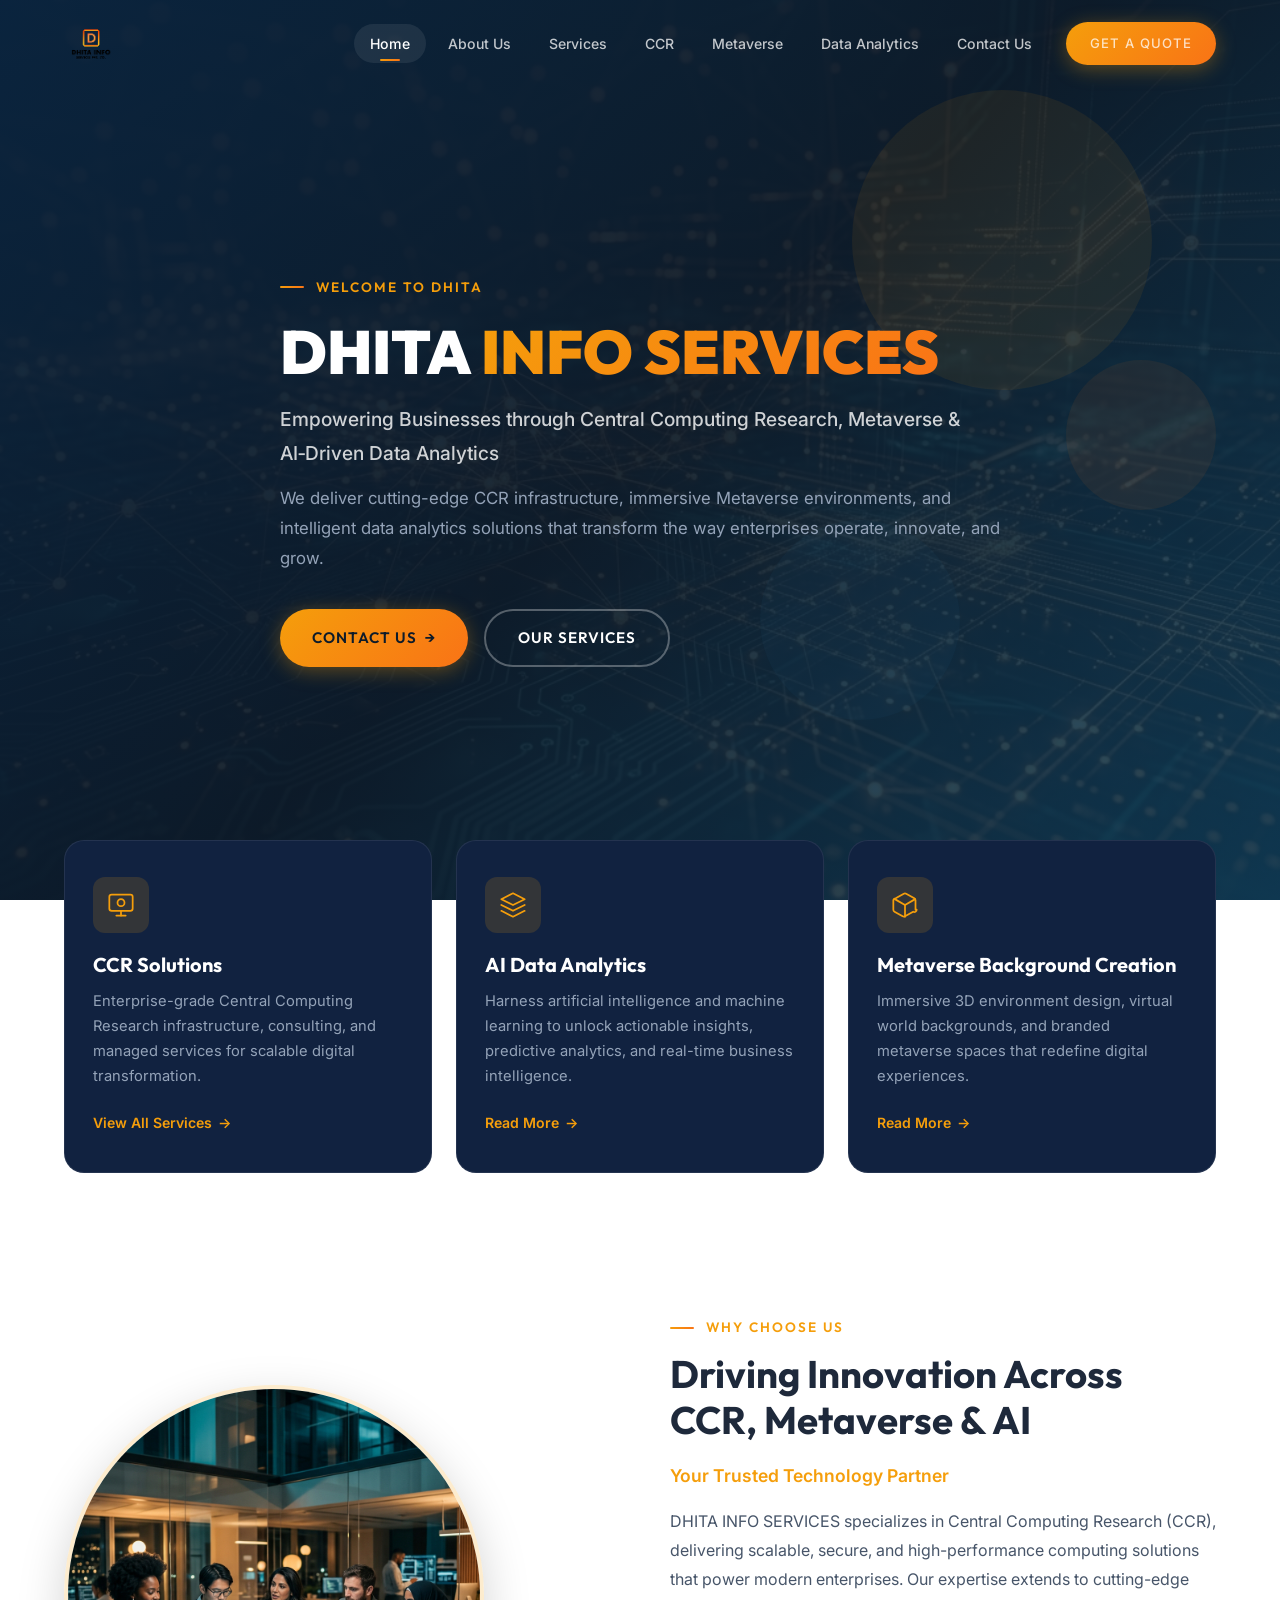
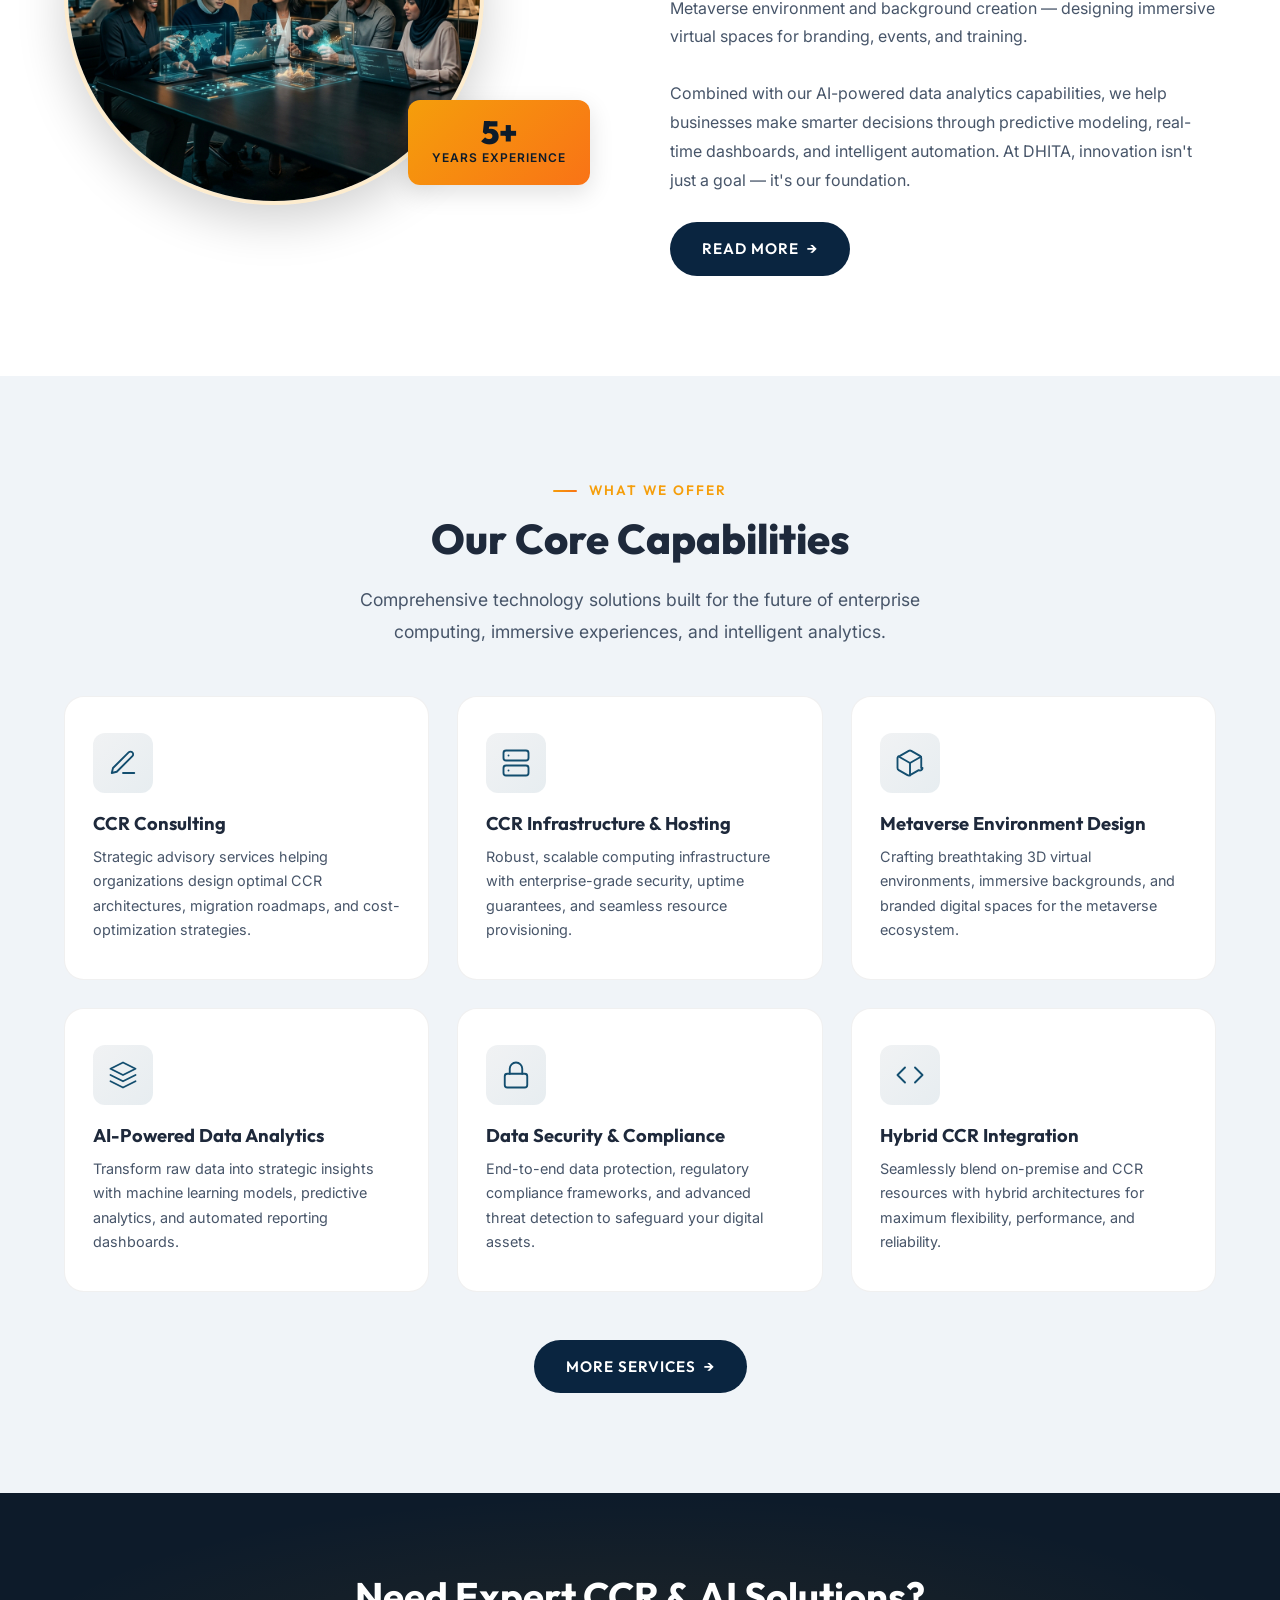
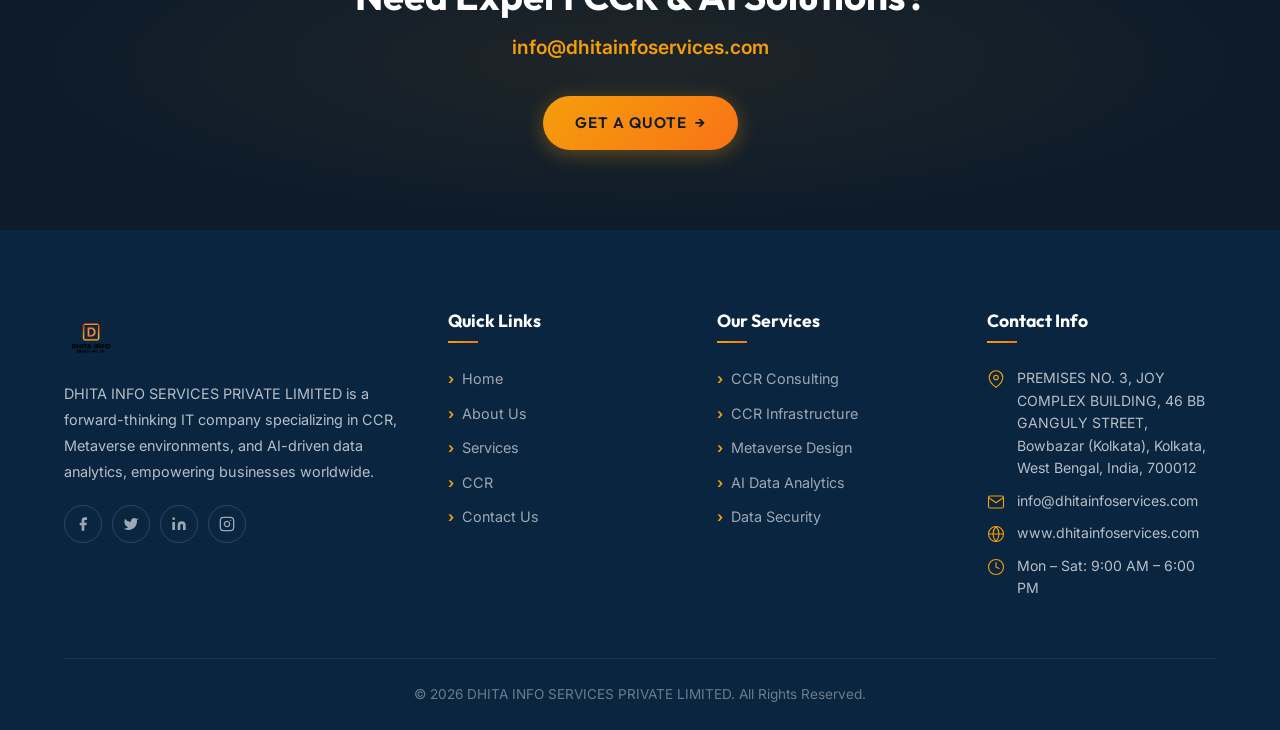
<file: index.html>
<!DOCTYPE html>
<html lang="en">
<head>
  <meta charset="UTF-8">
  <meta name="viewport" content="width=device-width, initial-scale=1.0">
  <title>DHITA INFO SERVICES — CCR, Metaverse & AI Data Analytics</title>
  <meta name="description" content="DHITA INFO SERVICES PRIVATE LIMITED provides expert Central Computing Research (CCR), Metaverse Background Creation, and AI-Powered Data Analytics solutions for enterprises.">
  <link rel="stylesheet" href="css/style.css">
</head>
<body>

  <!-- Overlay for mobile menu -->
  <div class="nav-overlay"></div>

  <!-- ========== HEADER ========== -->
  <header class="header" id="header">
    <div class="container">
      <a href="index.html" class="logo">
        <img src="assets/images/Dhitalogo.png" alt="DHITA INFO SERVICES Logo" class="logo-img">
      </a>
      <nav class="nav-menu" id="navMenu">
        <a href="index.html" class="active">Home</a>
        <a href="about.html">About Us</a>
        <a href="services.html">Services</a>
        <a href="ccr.html">CCR</a>
        <a href="metaverse.html">Metaverse</a>
        <a href="data-analytics.html">Data Analytics</a>
        <a href="contact.html">Contact Us</a>
        <div class="nav-cta">
          <a href="contact.html" class="btn btn-primary btn-sm">Get a Quote</a>
        </div>
      </nav>
      <button class="nav-toggle" id="navToggle" aria-label="Toggle menu">
        <span></span><span></span><span></span>
      </button>
    </div>
  </header>

  <!-- ========== HERO SECTION ========== -->
  <section class="hero" id="hero">
    <div class="hero-bg">
      <img src="assets/images/hero-bg.png" alt="Futuristic technology background">
    </div>
    <div class="hero-shapes">
      <div class="shape"></div>
      <div class="shape"></div>
      <div class="shape"></div>
    </div>
    <div class="container">
      <div class="hero-content">
        <span class="section-tag">Welcome to DHITA</span>
        <h1>DHITA <span>INFO SERVICES</span></h1>
        <p class="hero-sub">Empowering Businesses through Central Computing Research, Metaverse & AI‑Driven Data Analytics</p>
        <p>We deliver cutting-edge CCR infrastructure, immersive Metaverse environments, and intelligent data analytics solutions that transform the way enterprises operate, innovate, and grow.</p>
        <div class="hero-buttons">
          <a href="contact.html" class="btn btn-primary">Contact Us <span class="arrow">→</span></a>
          <a href="services.html" class="btn btn-outline">Our Services</a>
        </div>
      </div>
    </div>
  </section>

  <!-- ========== HIGHLIGHT BAR ========== -->
  <section class="highlight-bar">
    <div class="container">
      <div class="highlight-grid">
        <!-- Card 1 -->
        <div class="highlight-card animate-on-scroll delay-1">
          <div class="card-icon">
            <svg viewBox="0 0 24 24" fill="none" stroke-linecap="round" stroke-linejoin="round"><rect x="2" y="3" width="20" height="14" rx="2"/><line x1="8" y1="21" x2="16" y2="21"/><line x1="12" y1="17" x2="12" y2="21"/><circle cx="12" cy="10" r="3"/></svg>
          </div>
          <h3>CCR Solutions</h3>
          <p>Enterprise-grade Central Computing Research infrastructure, consulting, and managed services for scalable digital transformation.</p>
          <a href="ccr.html" class="card-link">View All Services <span class="arrow">→</span></a>
        </div>
        <!-- Card 2 -->
        <div class="highlight-card animate-on-scroll delay-2">
          <div class="card-icon">
            <svg viewBox="0 0 24 24" fill="none" stroke-linecap="round" stroke-linejoin="round"><path d="M12 2L2 7l10 5 10-5-10-5z"/><path d="M2 17l10 5 10-5"/><path d="M2 12l10 5 10-5"/></svg>
          </div>
          <h3>AI Data Analytics</h3>
          <p>Harness artificial intelligence and machine learning to unlock actionable insights, predictive analytics, and real-time business intelligence.</p>
          <a href="data-analytics.html" class="card-link">Read More <span class="arrow">→</span></a>
        </div>
        <!-- Card 3 -->
        <div class="highlight-card animate-on-scroll delay-3">
          <div class="card-icon">
            <svg viewBox="0 0 24 24" fill="none" stroke-linecap="round" stroke-linejoin="round"><path d="M21 16V8a2 2 0 00-1-1.73l-7-4a2 2 0 00-2 0l-7 4A2 2 0 002 8v8a2 2 0 001 1.73l7 4a2 2 0 002 0l7-4A2 2 0 0022 16z"/><polyline points="3.27 6.96 12 12.01 20.73 6.96"/><line x1="12" y1="22.08" x2="12" y2="12"/></svg>
          </div>
          <h3>Metaverse Background Creation</h3>
          <p>Immersive 3D environment design, virtual world backgrounds, and branded metaverse spaces that redefine digital experiences.</p>
          <a href="metaverse.html" class="card-link">Read More <span class="arrow">→</span></a>
        </div>
      </div>
    </div>
  </section>

  <!-- ========== WHY CHOOSE US ========== -->
  <section class="why-section" id="whyChoose">
    <div class="container">
      <div class="why-grid">
        <div class="why-image animate-on-scroll">
          <img src="assets/images/team-photo.png" alt="DHITA professional team">
          <div class="experience-badge">
            <div class="num">5+</div>
            <div class="label">Years Experience</div>
          </div>
        </div>
        <div class="why-content animate-on-scroll delay-2">
          <span class="section-tag">Why Choose Us</span>
          <h2>Driving Innovation Across CCR, Metaverse & AI</h2>
          <p class="subtitle" style="color:var(--accent);font-weight:600;margin-bottom:16px;">Your Trusted Technology Partner</p>
          <p>DHITA INFO SERVICES specializes in Central Computing Research (CCR), delivering scalable, secure, and high-performance computing solutions that power modern enterprises. Our expertise extends to cutting-edge Metaverse environment and background creation — designing immersive virtual spaces for branding, events, and training.</p>
          <p>Combined with our AI-powered data analytics capabilities, we help businesses make smarter decisions through predictive modeling, real-time dashboards, and intelligent automation. At DHITA, innovation isn't just a goal — it's our foundation.</p>
          <a href="about.html" class="btn btn-dark">Read More <span class="arrow">→</span></a>
        </div>
      </div>
    </div>
  </section>

  <!-- ========== CORE CAPABILITIES ========== -->
  <section class="capabilities-section" id="capabilities">
    <div class="container">
      <div class="text-center">
        <span class="section-tag">What We Offer</span>
        <h2 class="section-title">Our Core Capabilities</h2>
        <p class="section-subtitle centered">Comprehensive technology solutions built for the future of enterprise computing, immersive experiences, and intelligent analytics.</p>
      </div>
      <div class="capabilities-grid">
        <!-- Card 1 -->
        <div class="capability-card animate-on-scroll delay-1">
          <div class="cap-icon">
            <svg viewBox="0 0 24 24" stroke-linecap="round" stroke-linejoin="round"><path d="M12 20h9"/><path d="M16.5 3.5a2.121 2.121 0 013 3L7 19l-4 1 1-4L16.5 3.5z"/></svg>
          </div>
          <h3>CCR Consulting</h3>
          <p>Strategic advisory services helping organizations design optimal CCR architectures, migration roadmaps, and cost-optimization strategies.</p>
        </div>
        <!-- Card 2 -->
        <div class="capability-card animate-on-scroll delay-2">
          <div class="cap-icon">
            <svg viewBox="0 0 24 24" stroke-linecap="round" stroke-linejoin="round"><rect x="2" y="2" width="20" height="8" rx="2" ry="2"/><rect x="2" y="14" width="20" height="8" rx="2" ry="2"/><line x1="6" y1="6" x2="6.01" y2="6"/><line x1="6" y1="18" x2="6.01" y2="18"/></svg>
          </div>
          <h3>CCR Infrastructure & Hosting</h3>
          <p>Robust, scalable computing infrastructure with enterprise-grade security, uptime guarantees, and seamless resource provisioning.</p>
        </div>
        <!-- Card 3 -->
        <div class="capability-card animate-on-scroll delay-3">
          <div class="cap-icon">
            <svg viewBox="0 0 24 24" stroke-linecap="round" stroke-linejoin="round"><path d="M21 16V8a2 2 0 00-1-1.73l-7-4a2 2 0 00-2 0l-7 4A2 2 0 002 8v8a2 2 0 001 1.73l7 4a2 2 0 002 0l7-4A2 2 0 0022 16z"/><polyline points="3.27 6.96 12 12.01 20.73 6.96"/><line x1="12" y1="22.08" x2="12" y2="12"/></svg>
          </div>
          <h3>Metaverse Environment Design</h3>
          <p>Crafting breathtaking 3D virtual environments, immersive backgrounds, and branded digital spaces for the metaverse ecosystem.</p>
        </div>
        <!-- Card 4 -->
        <div class="capability-card animate-on-scroll delay-4">
          <div class="cap-icon">
            <svg viewBox="0 0 24 24" stroke-linecap="round" stroke-linejoin="round"><path d="M12 2L2 7l10 5 10-5-10-5z"/><path d="M2 17l10 5 10-5"/><path d="M2 12l10 5 10-5"/></svg>
          </div>
          <h3>AI-Powered Data Analytics</h3>
          <p>Transform raw data into strategic insights with machine learning models, predictive analytics, and automated reporting dashboards.</p>
        </div>
        <!-- Card 5 -->
        <div class="capability-card animate-on-scroll delay-5">
          <div class="cap-icon">
            <svg viewBox="0 0 24 24" stroke-linecap="round" stroke-linejoin="round"><rect x="3" y="11" width="18" height="11" rx="2" ry="2"/><path d="M7 11V7a5 5 0 0110 0v4"/></svg>
          </div>
          <h3>Data Security & Compliance</h3>
          <p>End-to-end data protection, regulatory compliance frameworks, and advanced threat detection to safeguard your digital assets.</p>
        </div>
        <!-- Card 6 -->
        <div class="capability-card animate-on-scroll delay-6">
          <div class="cap-icon">
            <svg viewBox="0 0 24 24" stroke-linecap="round" stroke-linejoin="round"><polyline points="16 18 22 12 16 6"/><polyline points="8 6 2 12 8 18"/></svg>
          </div>
          <h3>Hybrid CCR Integration</h3>
          <p>Seamlessly blend on-premise and CCR resources with hybrid architectures for maximum flexibility, performance, and reliability.</p>
        </div>
      </div>
      <div class="text-center" style="margin-top:48px;">
        <a href="services.html" class="btn btn-dark animate-on-scroll">More Services <span class="arrow">→</span></a>
      </div>
    </div>
  </section>

  <!-- ========== CTA BANNER ========== -->
  <section class="cta-banner">
    <div class="container">
      <h2 class="animate-on-scroll">Need Expert CCR & AI Solutions?</h2>
      <span class="cta-email animate-on-scroll delay-1">info@dhitainfoservices.com</span>
      <a href="contact.html" class="btn btn-primary animate-on-scroll delay-2">Get a Quote <span class="arrow">→</span></a>
    </div>
  </section>

  <!-- ========== FOOTER ========== -->
  <footer class="footer" id="footer">
    <div class="container">
      <div class="footer-grid">
        <!-- Col 1: About -->
        <div class="footer-col footer-about">
          <a href="index.html" class="logo">
            <img src="assets/images/Dhitalogo.png" alt="DHITA INFO SERVICES Logo" class="logo-img">
          </a>
          <p>DHITA INFO SERVICES PRIVATE LIMITED is a forward-thinking IT company specializing in CCR, Metaverse environments, and AI-driven data analytics, empowering businesses worldwide.</p>
          <div class="footer-socials">
            <a href="#" aria-label="Facebook">
              <svg width="16" height="16" viewBox="0 0 24 24" fill="currentColor"><path d="M18 2h-3a5 5 0 00-5 5v3H7v4h3v8h4v-8h3l1-4h-4V7a1 1 0 011-1h3z"/></svg>
            </a>
            <a href="#" aria-label="Twitter">
              <svg width="16" height="16" viewBox="0 0 24 24" fill="currentColor"><path d="M23 3a10.9 10.9 0 01-3.14 1.53 4.48 4.48 0 00-7.86 3v1A10.66 10.66 0 013 4s-4 9 5 13a11.64 11.64 0 01-7 2c9 5 20 0 20-11.5a4.5 4.5 0 00-.08-.83A7.72 7.72 0 0023 3z"/></svg>
            </a>
            <a href="#" aria-label="LinkedIn">
              <svg width="16" height="16" viewBox="0 0 24 24" fill="currentColor"><path d="M16 8a6 6 0 016 6v7h-4v-7a2 2 0 00-2-2 2 2 0 00-2 2v7h-4v-7a6 6 0 016-6z"/><rect x="2" y="9" width="4" height="12"/><circle cx="4" cy="4" r="2"/></svg>
            </a>
            <a href="#" aria-label="Instagram">
              <svg width="16" height="16" viewBox="0 0 24 24" fill="none" stroke="currentColor" stroke-width="2" stroke-linecap="round" stroke-linejoin="round"><rect x="2" y="2" width="20" height="20" rx="5" ry="5"/><path d="M16 11.37A4 4 0 1112.63 8 4 4 0 0116 11.37z"/><line x1="17.5" y1="6.5" x2="17.51" y2="6.5"/></svg>
            </a>
          </div>
        </div>
        <!-- Col 2: Quick Links -->
        <div class="footer-col">
          <h4>Quick Links</h4>
          <ul>
            <li><a href="index.html">Home</a></li>
            <li><a href="about.html">About Us</a></li>
            <li><a href="services.html">Services</a></li>
            <li><a href="ccr.html">CCR</a></li>
            <li><a href="contact.html">Contact Us</a></li>
          </ul>
        </div>
        <!-- Col 3: Services -->
        <div class="footer-col">
          <h4>Our Services</h4>
          <ul>
            <li><a href="ccr.html">CCR Consulting</a></li>
            <li><a href="ccr.html">CCR Infrastructure</a></li>
            <li><a href="metaverse.html">Metaverse Design</a></li>
            <li><a href="data-analytics.html">AI Data Analytics</a></li>
            <li><a href="services.html">Data Security</a></li>
          </ul>
        </div>
        <!-- Col 4: Contact -->
        <div class="footer-col">
          <h4>Contact Info</h4>
          <ul class="footer-contact">
            <li>
              <svg viewBox="0 0 24 24" fill="none" stroke-width="1.5" stroke-linecap="round" stroke-linejoin="round"><path d="M21 10c0 7-9 13-9 13s-9-6-9-13a9 9 0 0118 0z"/><circle cx="12" cy="10" r="3"/></svg>
              <span>PREMISES NO. 3, JOY COMPLEX BUILDING, 46 BB GANGULY STREET, Bowbazar (Kolkata), Kolkata, West Bengal, India, 700012</span>
            </li>
            <li>
              <svg viewBox="0 0 24 24" fill="none" stroke-width="1.5" stroke-linecap="round" stroke-linejoin="round"><path d="M4 4h16c1.1 0 2 .9 2 2v12c0 1.1-.9 2-2 2H4c-1.1 0-2-.9-2-2V6c0-1.1.9-2 2-2z"/><polyline points="22,6 12,13 2,6"/></svg>
              <span>info@dhitainfoservices.com</span>
            </li>
            <li>
              <svg viewBox="0 0 24 24" fill="none" stroke-width="1.5" stroke-linecap="round" stroke-linejoin="round"><circle cx="12" cy="12" r="10"/><line x1="2" y1="12" x2="22" y2="12"/><path d="M12 2a15.3 15.3 0 0 1 4 10 15.3 15.3 0 0 1-4 10 15.3 15.3 0 0 1-4-10 15.3 15.3 0 0 1 4-10z"/></svg>
              <span>www.dhitainfoservices.com</span>
            </li>
            <li>
              <svg viewBox="0 0 24 24" fill="none" stroke-width="1.5" stroke-linecap="round" stroke-linejoin="round"><circle cx="12" cy="12" r="10"/><polyline points="12 6 12 12 16 14"/></svg>
              <span>Mon – Sat: 9:00 AM – 6:00 PM</span>
            </li>
          </ul>
        </div>
      </div>
      <div class="footer-bottom">
        <p>© 2026 DHITA INFO SERVICES PRIVATE LIMITED. All Rights Reserved.</p>
      </div>
    </div>
  </footer>

  <script src="js/script.js"></script>
</body>
</html>
</file>
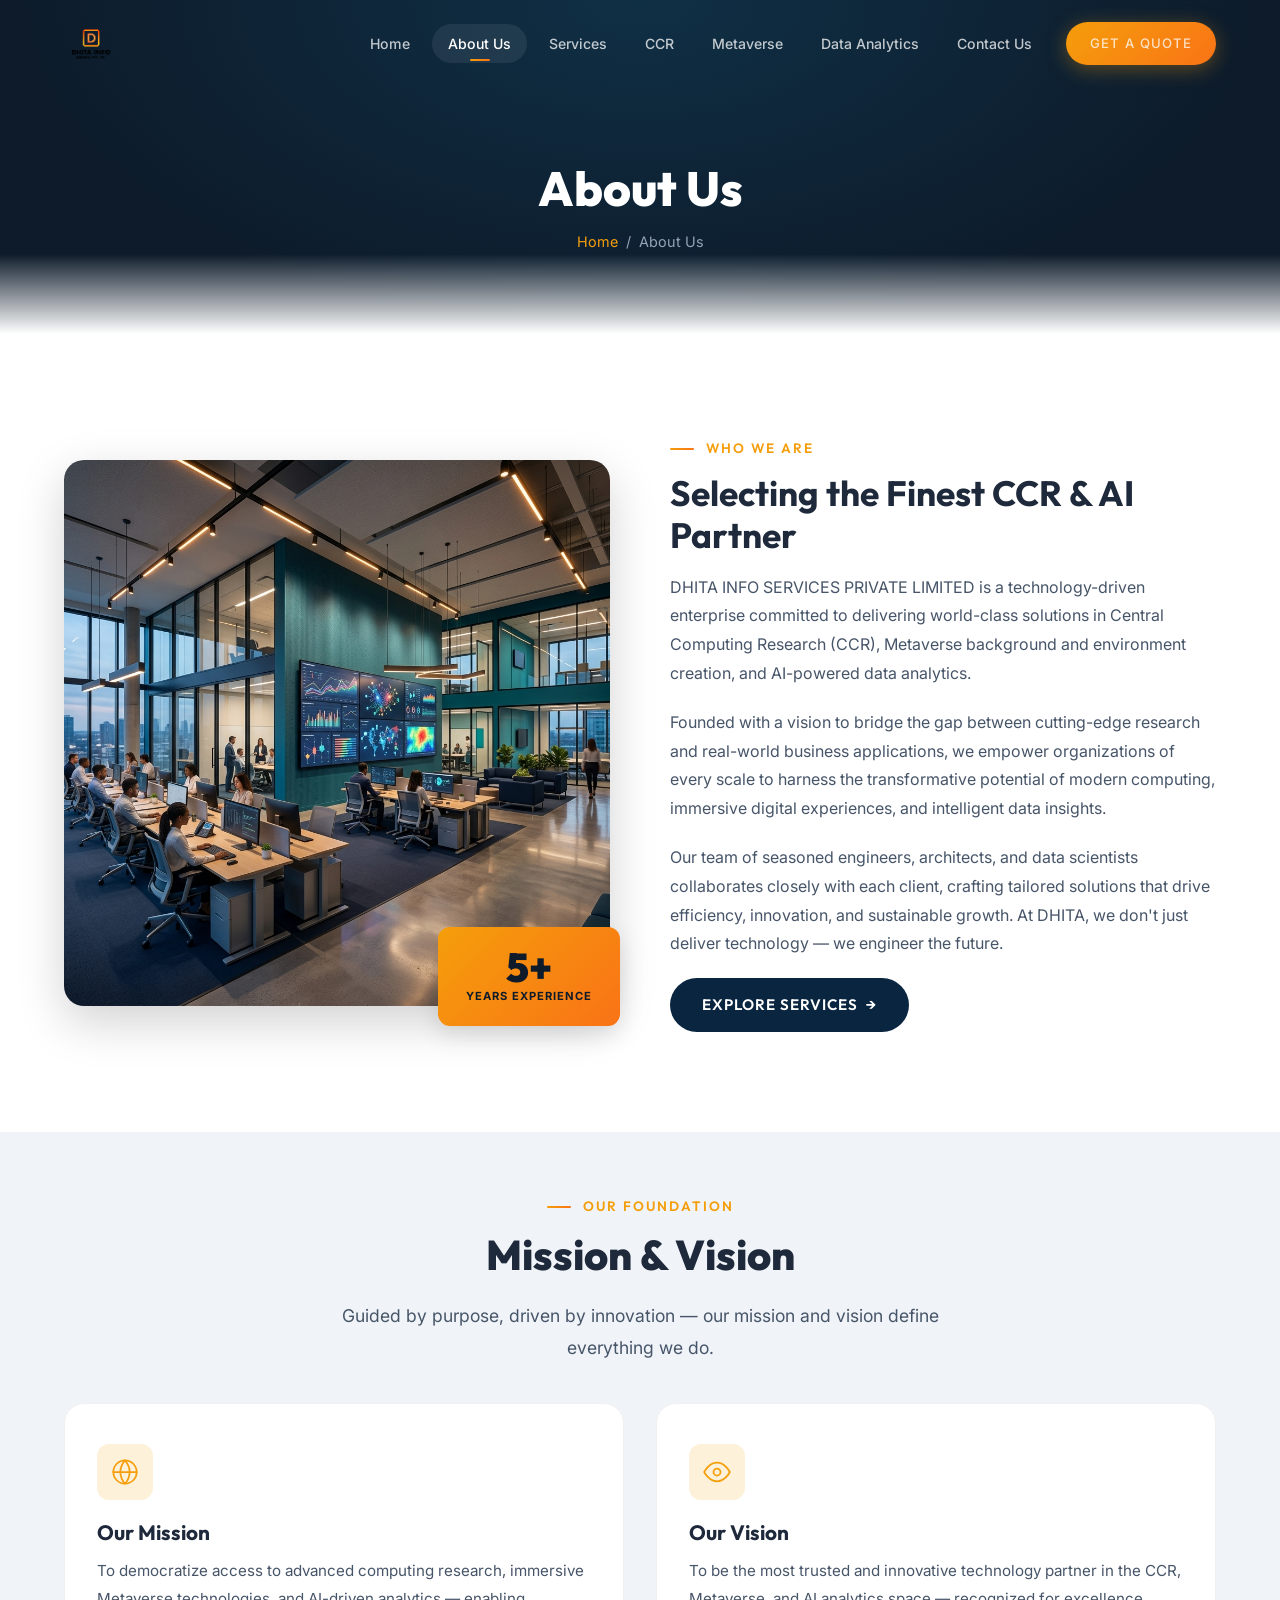
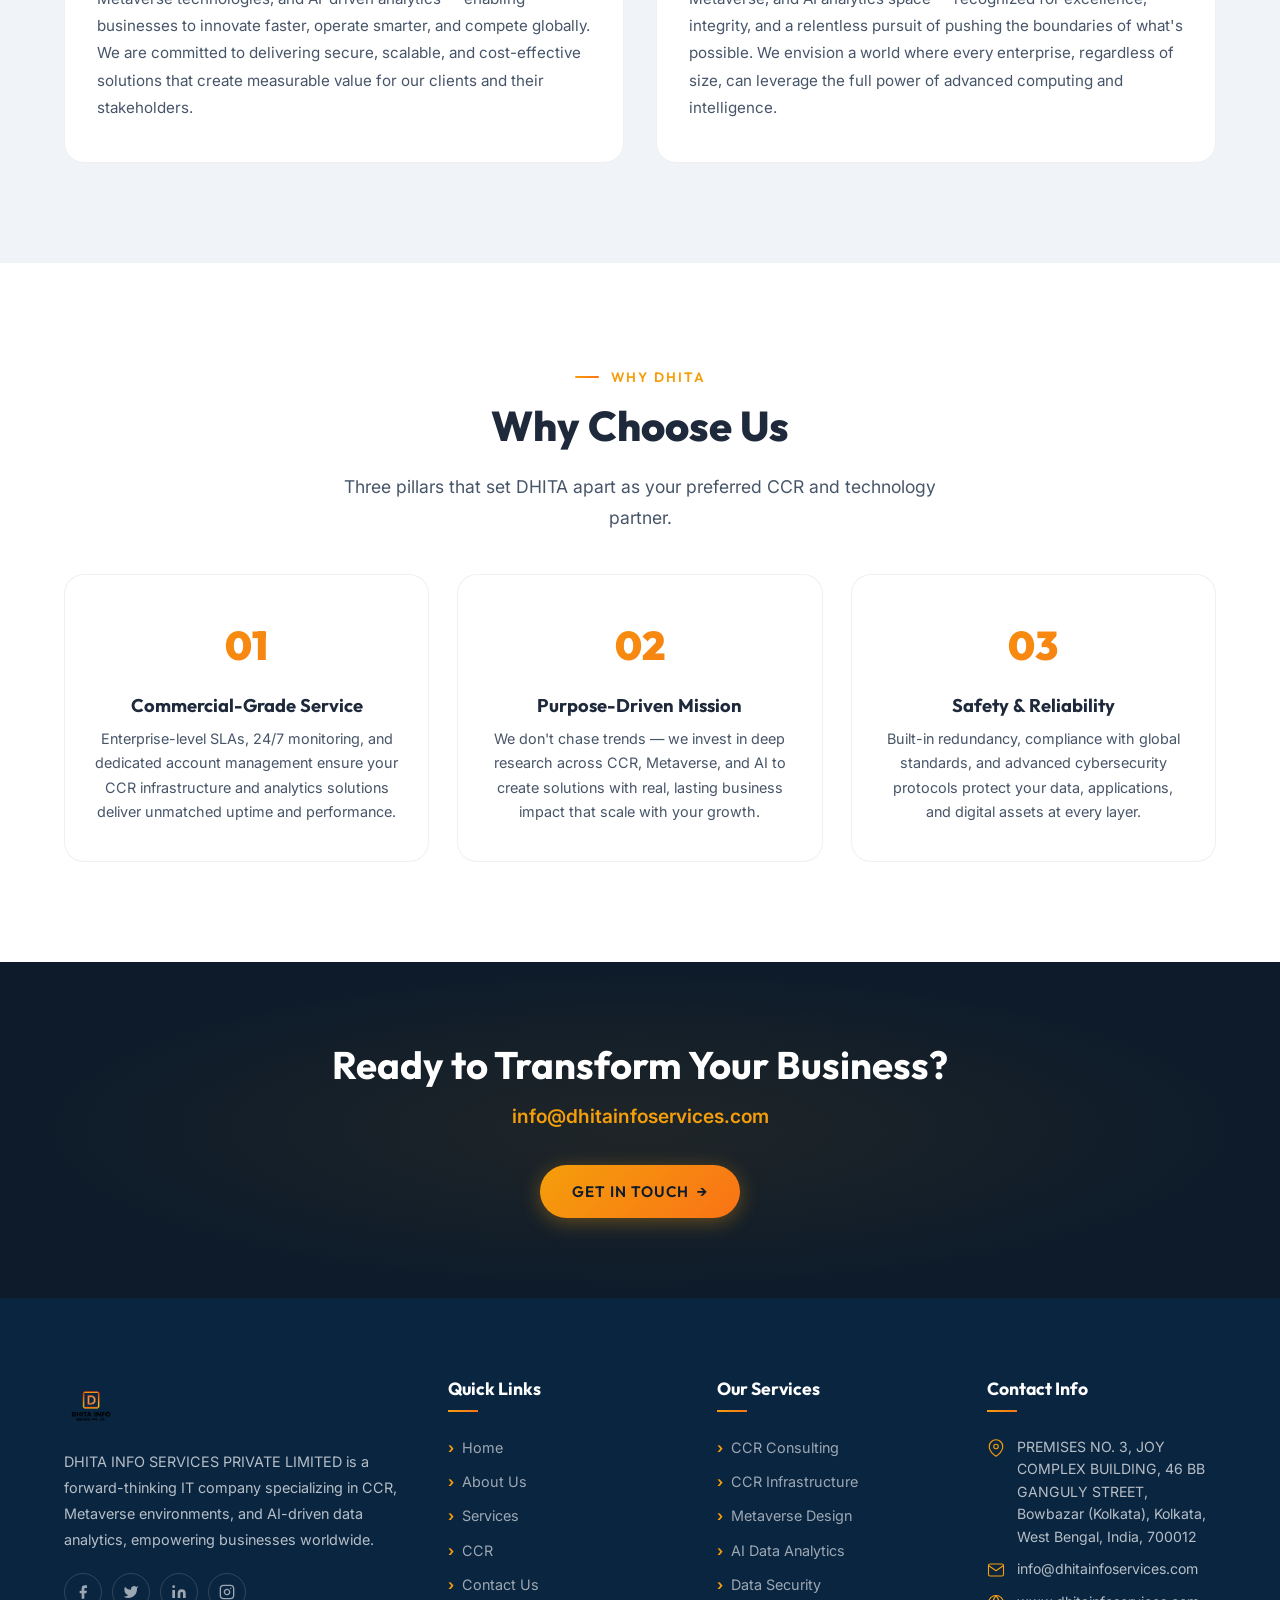
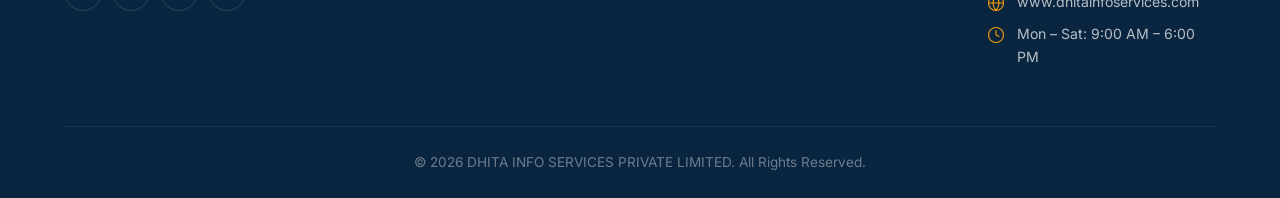
<file: about.html>
<!DOCTYPE html>
<html lang="en">
<head>
  <meta charset="UTF-8">
  <meta name="viewport" content="width=device-width, initial-scale=1.0">
  <title>About Us — DHITA INFO SERVICES</title>
  <meta name="description" content="Learn about DHITA INFO SERVICES PRIVATE LIMITED — our mission, vision, and expertise in CCR, Metaverse, and AI-powered data analytics.">
  <link rel="stylesheet" href="css/style.css">
</head>
<body>

  <div class="nav-overlay"></div>

  <!-- ========== HEADER ========== -->
  <header class="header" id="header">
    <div class="container">
      <a href="index.html" class="logo">
        <img src="assets/images/Dhitalogo.png" alt="DHITA INFO SERVICES Logo" class="logo-img">
      </a>
      <nav class="nav-menu" id="navMenu">
        <a href="index.html">Home</a>
        <a href="about.html">About Us</a>
        <a href="services.html">Services</a>
        <a href="ccr.html">CCR</a>
        <a href="metaverse.html">Metaverse</a>
        <a href="data-analytics.html">Data Analytics</a>
        <a href="contact.html">Contact Us</a>
        <div class="nav-cta">
          <a href="contact.html" class="btn btn-primary btn-sm">Get a Quote</a>
        </div>
      </nav>
      <button class="nav-toggle" id="navToggle" aria-label="Toggle menu">
        <span></span><span></span><span></span>
      </button>
    </div>
  </header>

  <!-- ========== PAGE HEADER ========== -->
  <section class="page-header">
    <div class="container">
      <h1>About Us</h1>
      <div class="breadcrumb">
        <a href="index.html">Home</a>
        <span>/</span>
        <span>About Us</span>
      </div>
    </div>
  </section>

  <!-- ========== COMPANY INTRO ========== -->
  <section class="about-intro">
    <div class="container">
      <div class="about-grid">
        <div class="about-images animate-on-scroll">
          <img src="assets/images/about-company.png" alt="DHITA office and team" class="main-img">
          <div class="exp-badge">
            <div class="num">5+</div>
            <div class="label">Years Experience</div>
          </div>
        </div>
        <div class="about-text animate-on-scroll delay-2">
          <span class="section-tag">Who We Are</span>
          <h2>Selecting the Finest CCR & AI Partner</h2>
          <p>DHITA INFO SERVICES PRIVATE LIMITED is a technology-driven enterprise committed to delivering world-class solutions in Central Computing Research (CCR), Metaverse background and environment creation, and AI-powered data analytics.</p>
          <p>Founded with a vision to bridge the gap between cutting-edge research and real-world business applications, we empower organizations of every scale to harness the transformative potential of modern computing, immersive digital experiences, and intelligent data insights.</p>
          <p>Our team of seasoned engineers, architects, and data scientists collaborates closely with each client, crafting tailored solutions that drive efficiency, innovation, and sustainable growth. At DHITA, we don't just deliver technology — we engineer the future.</p>
          <a href="services.html" class="btn btn-dark">Explore Services <span class="arrow">→</span></a>
        </div>
      </div>
    </div>
  </section>

  <!-- ========== MISSION & VISION ========== -->
  <section class="mission-vision">
    <div class="container">
      <div class="text-center">
        <span class="section-tag">Our Foundation</span>
        <h2 class="section-title">Mission & Vision</h2>
        <p class="section-subtitle centered">Guided by purpose, driven by innovation — our mission and vision define everything we do.</p>
      </div>
      <div class="mv-grid">
        <div class="mv-card animate-on-scroll delay-1">
          <div class="mv-icon">
            <svg viewBox="0 0 24 24" fill="none" stroke-linecap="round" stroke-linejoin="round"><circle cx="12" cy="12" r="10"/><path d="M2 12h20"/><path d="M12 2a15.3 15.3 0 014 10 15.3 15.3 0 01-4 10 15.3 15.3 0 01-4-10 15.3 15.3 0 014-10z"/></svg>
          </div>
          <h3>Our Mission</h3>
          <p>To democratize access to advanced computing research, immersive Metaverse technologies, and AI-driven analytics — enabling businesses to innovate faster, operate smarter, and compete globally. We are committed to delivering secure, scalable, and cost-effective solutions that create measurable value for our clients and their stakeholders.</p>
        </div>
        <div class="mv-card animate-on-scroll delay-2">
          <div class="mv-icon">
            <svg viewBox="0 0 24 24" fill="none" stroke-linecap="round" stroke-linejoin="round"><path d="M1 12s4-8 11-8 11 8 11 8-4 8-11 8-11-8-11-8z"/><circle cx="12" cy="12" r="3"/></svg>
          </div>
          <h3>Our Vision</h3>
          <p>To be the most trusted and innovative technology partner in the CCR, Metaverse, and AI analytics space — recognized for excellence, integrity, and a relentless pursuit of pushing the boundaries of what's possible. We envision a world where every enterprise, regardless of size, can leverage the full power of advanced computing and intelligence.</p>
        </div>
      </div>
    </div>
  </section>

  <!-- ========== WHY CHOOSE US POINTS ========== -->
  <section class="why-points">
    <div class="container">
      <div class="text-center">
        <span class="section-tag">Why DHITA</span>
        <h2 class="section-title">Why Choose Us</h2>
        <p class="section-subtitle centered">Three pillars that set DHITA apart as your preferred CCR and technology partner.</p>
      </div>
      <div class="points-grid">
        <div class="point-card animate-on-scroll delay-1">
          <div class="point-num">01</div>
          <h3>Commercial-Grade Service</h3>
          <p>Enterprise-level SLAs, 24/7 monitoring, and dedicated account management ensure your CCR infrastructure and analytics solutions deliver unmatched uptime and performance.</p>
        </div>
        <div class="point-card animate-on-scroll delay-2">
          <div class="point-num">02</div>
          <h3>Purpose-Driven Mission</h3>
          <p>We don't chase trends — we invest in deep research across CCR, Metaverse, and AI to create solutions with real, lasting business impact that scale with your growth.</p>
        </div>
        <div class="point-card animate-on-scroll delay-3">
          <div class="point-num">03</div>
          <h3>Safety & Reliability</h3>
          <p>Built-in redundancy, compliance with global standards, and advanced cybersecurity protocols protect your data, applications, and digital assets at every layer.</p>
        </div>
      </div>
    </div>
  </section>

  <!-- ========== CTA BANNER ========== -->
  <section class="cta-banner">
    <div class="container">
      <h2 class="animate-on-scroll">Ready to Transform Your Business?</h2>
      <span class="cta-email animate-on-scroll delay-1">info@dhitainfoservices.com</span>
      <a href="contact.html" class="btn btn-primary animate-on-scroll delay-2">Get in Touch <span class="arrow">→</span></a>
    </div>
  </section>

  <!-- ========== FOOTER ========== -->
  <footer class="footer" id="footer">
    <div class="container">
      <div class="footer-grid">
        <div class="footer-col footer-about">
          <a href="index.html" class="logo">
            <img src="assets/images/Dhitalogo.png" alt="DHITA INFO SERVICES Logo" class="logo-img">
          </a>
          <p>DHITA INFO SERVICES PRIVATE LIMITED is a forward-thinking IT company specializing in CCR, Metaverse environments, and AI-driven data analytics, empowering businesses worldwide.</p>
          <div class="footer-socials">
            <a href="#" aria-label="Facebook"><svg width="16" height="16" viewBox="0 0 24 24" fill="currentColor"><path d="M18 2h-3a5 5 0 00-5 5v3H7v4h3v8h4v-8h3l1-4h-4V7a1 1 0 011-1h3z"/></svg></a>
            <a href="#" aria-label="Twitter"><svg width="16" height="16" viewBox="0 0 24 24" fill="currentColor"><path d="M23 3a10.9 10.9 0 01-3.14 1.53 4.48 4.48 0 00-7.86 3v1A10.66 10.66 0 013 4s-4 9 5 13a11.64 11.64 0 01-7 2c9 5 20 0 20-11.5a4.5 4.5 0 00-.08-.83A7.72 7.72 0 0023 3z"/></svg></a>
            <a href="#" aria-label="LinkedIn"><svg width="16" height="16" viewBox="0 0 24 24" fill="currentColor"><path d="M16 8a6 6 0 016 6v7h-4v-7a2 2 0 00-2-2 2 2 0 00-2 2v7h-4v-7a6 6 0 016-6z"/><rect x="2" y="9" width="4" height="12"/><circle cx="4" cy="4" r="2"/></svg></a>
            <a href="#" aria-label="Instagram"><svg width="16" height="16" viewBox="0 0 24 24" fill="none" stroke="currentColor" stroke-width="2" stroke-linecap="round" stroke-linejoin="round"><rect x="2" y="2" width="20" height="20" rx="5" ry="5"/><path d="M16 11.37A4 4 0 1112.63 8 4 4 0 0116 11.37z"/><line x1="17.5" y1="6.5" x2="17.51" y2="6.5"/></svg></a>
          </div>
        </div>
        <div class="footer-col">
          <h4>Quick Links</h4>
          <ul>
            <li><a href="index.html">Home</a></li>
            <li><a href="about.html">About Us</a></li>
            <li><a href="services.html">Services</a></li>
            <li><a href="ccr.html">CCR</a></li>
            <li><a href="contact.html">Contact Us</a></li>
          </ul>
        </div>
        <div class="footer-col">
          <h4>Our Services</h4>
          <ul>
            <li><a href="ccr.html">CCR Consulting</a></li>
            <li><a href="ccr.html">CCR Infrastructure</a></li>
            <li><a href="metaverse.html">Metaverse Design</a></li>
            <li><a href="data-analytics.html">AI Data Analytics</a></li>
            <li><a href="services.html">Data Security</a></li>
          </ul>
        </div>
        <div class="footer-col">
          <h4>Contact Info</h4>
          <ul class="footer-contact">
            <li>
              <svg viewBox="0 0 24 24" fill="none" stroke-width="1.5" stroke-linecap="round" stroke-linejoin="round"><path d="M21 10c0 7-9 13-9 13s-9-6-9-13a9 9 0 0118 0z"/><circle cx="12" cy="10" r="3"/></svg>
              <span>PREMISES NO. 3, JOY COMPLEX BUILDING, 46 BB GANGULY STREET, Bowbazar (Kolkata), Kolkata, West Bengal, India, 700012</span>
            </li>
            <li>
              <svg viewBox="0 0 24 24" fill="none" stroke-width="1.5" stroke-linecap="round" stroke-linejoin="round"><path d="M4 4h16c1.1 0 2 .9 2 2v12c0 1.1-.9 2-2 2H4c-1.1 0-2-.9-2-2V6c0-1.1.9-2 2-2z"/><polyline points="22,6 12,13 2,6"/></svg>
              <span>info@dhitainfoservices.com</span>
            </li>
            <li>
              <svg viewBox="0 0 24 24" fill="none" stroke-width="1.5" stroke-linecap="round" stroke-linejoin="round"><circle cx="12" cy="12" r="10"/><line x1="2" y1="12" x2="22" y2="12"/><path d="M12 2a15.3 15.3 0 0 1 4 10 15.3 15.3 0 0 1-4 10 15.3 15.3 0 0 1-4-10 15.3 15.3 0 0 1 4-10z"/></svg>
              <span>www.dhitainfoservices.com</span>
            </li>
            <li>
              <svg viewBox="0 0 24 24" fill="none" stroke-width="1.5" stroke-linecap="round" stroke-linejoin="round"><circle cx="12" cy="12" r="10"/><polyline points="12 6 12 12 16 14"/></svg>
              <span>Mon – Sat: 9:00 AM – 6:00 PM</span>
            </li>
          </ul>
        </div>
      </div>
      <div class="footer-bottom">
        <p>© 2026 DHITA INFO SERVICES PRIVATE LIMITED. All Rights Reserved.</p>
      </div>
    </div>
  </footer>

  <script src="js/script.js"></script>
</body>
</html>
</file>
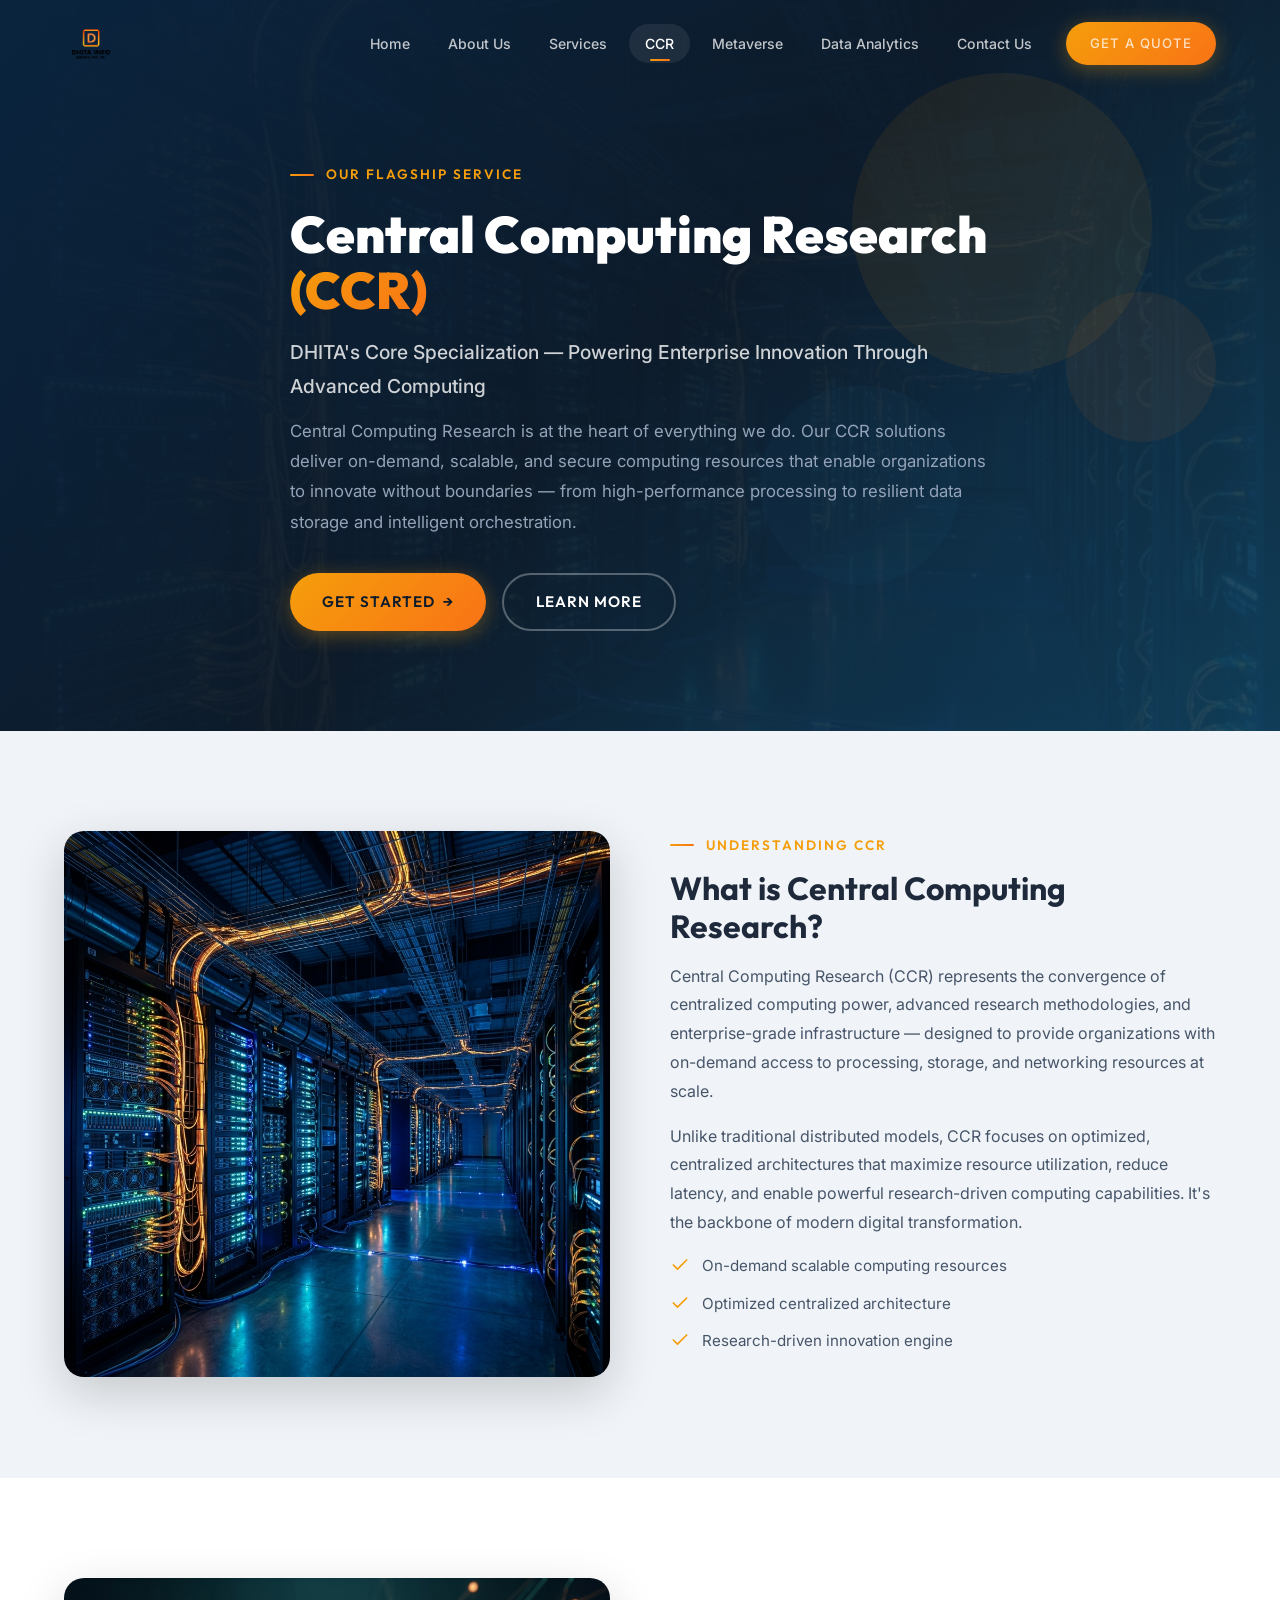
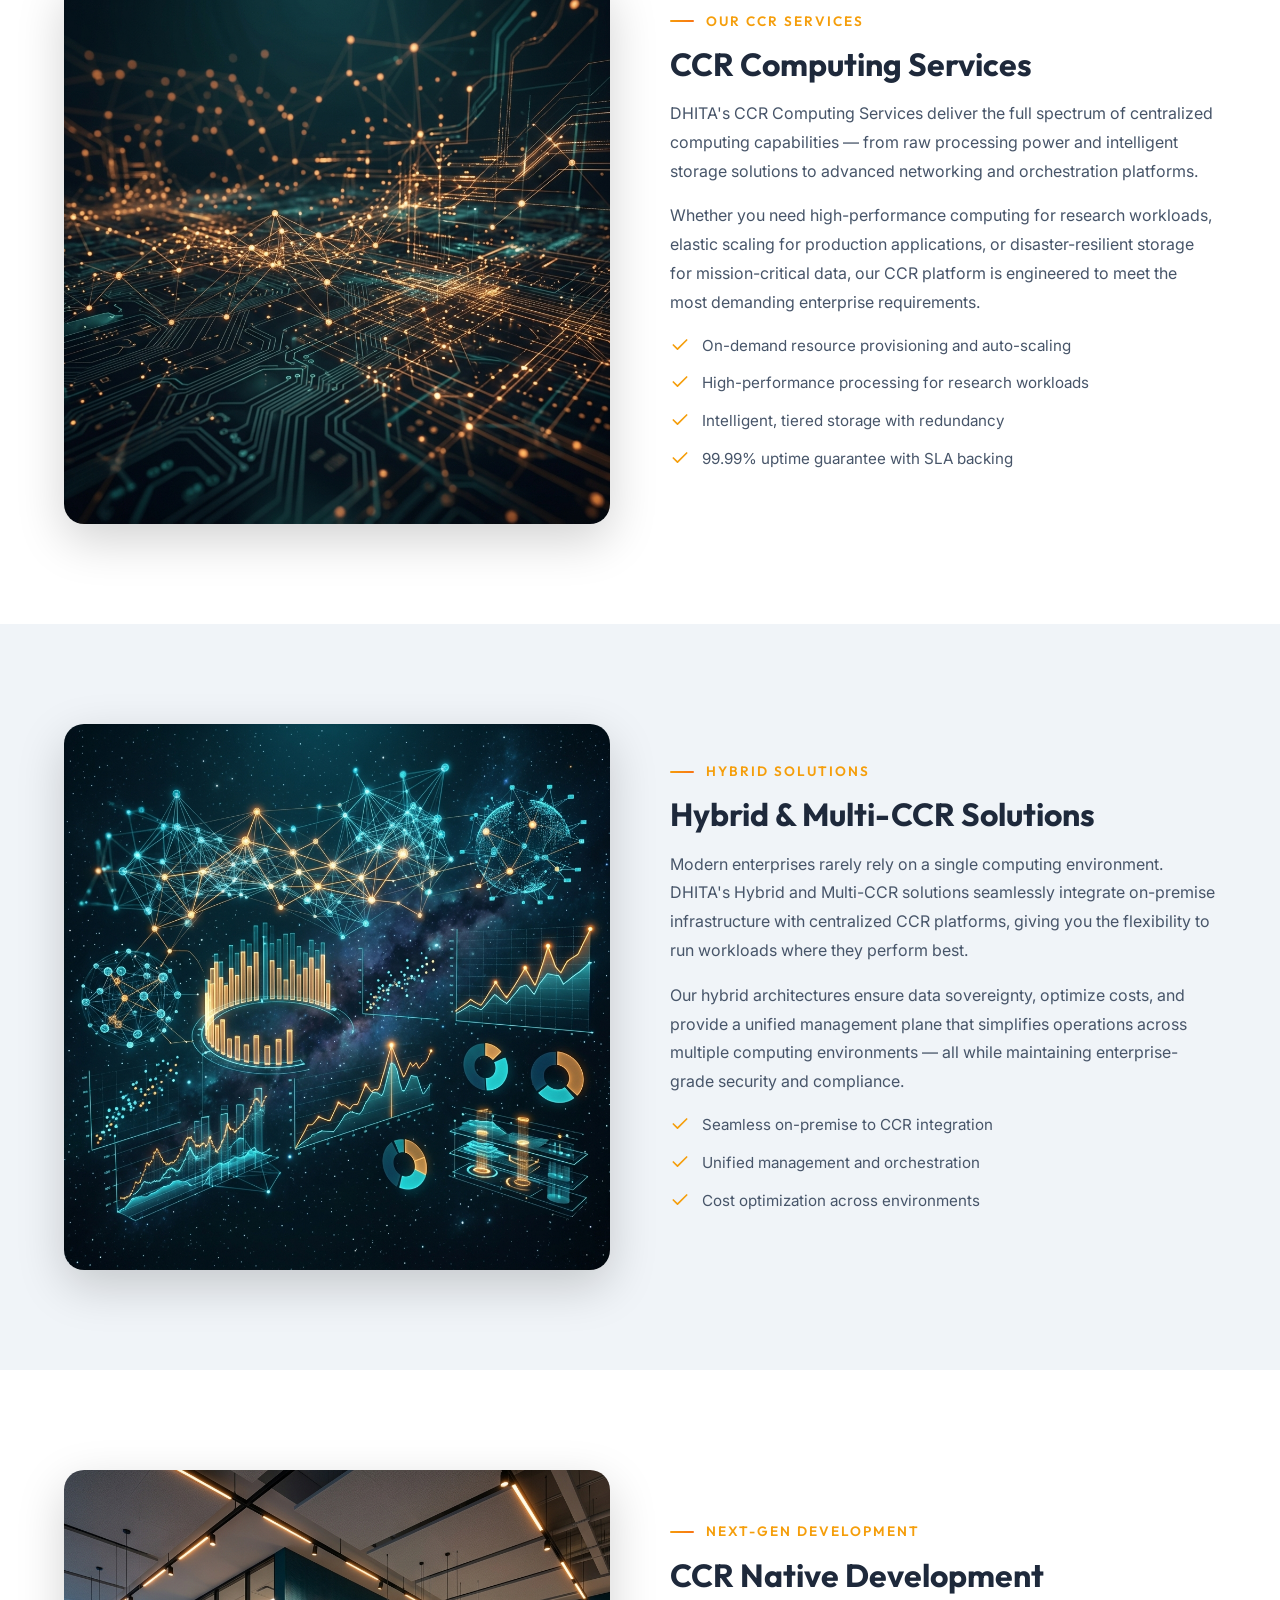
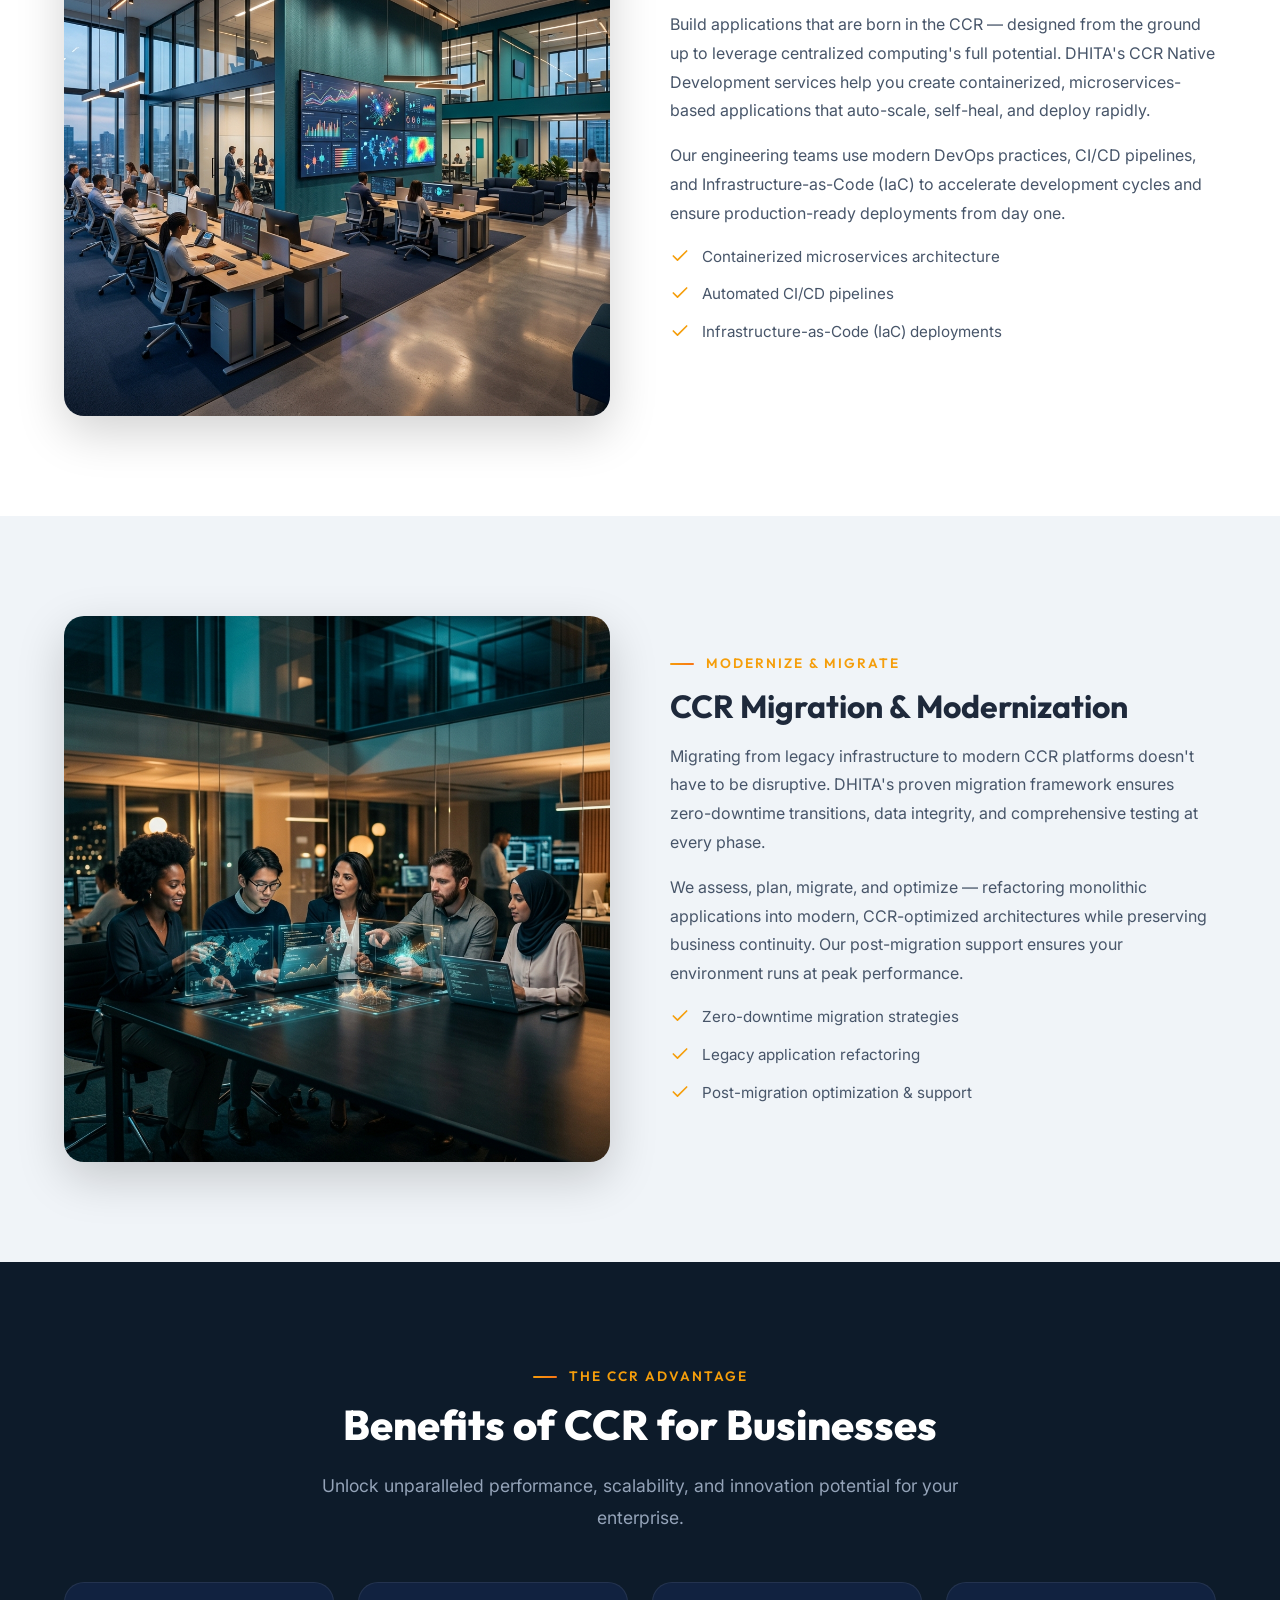
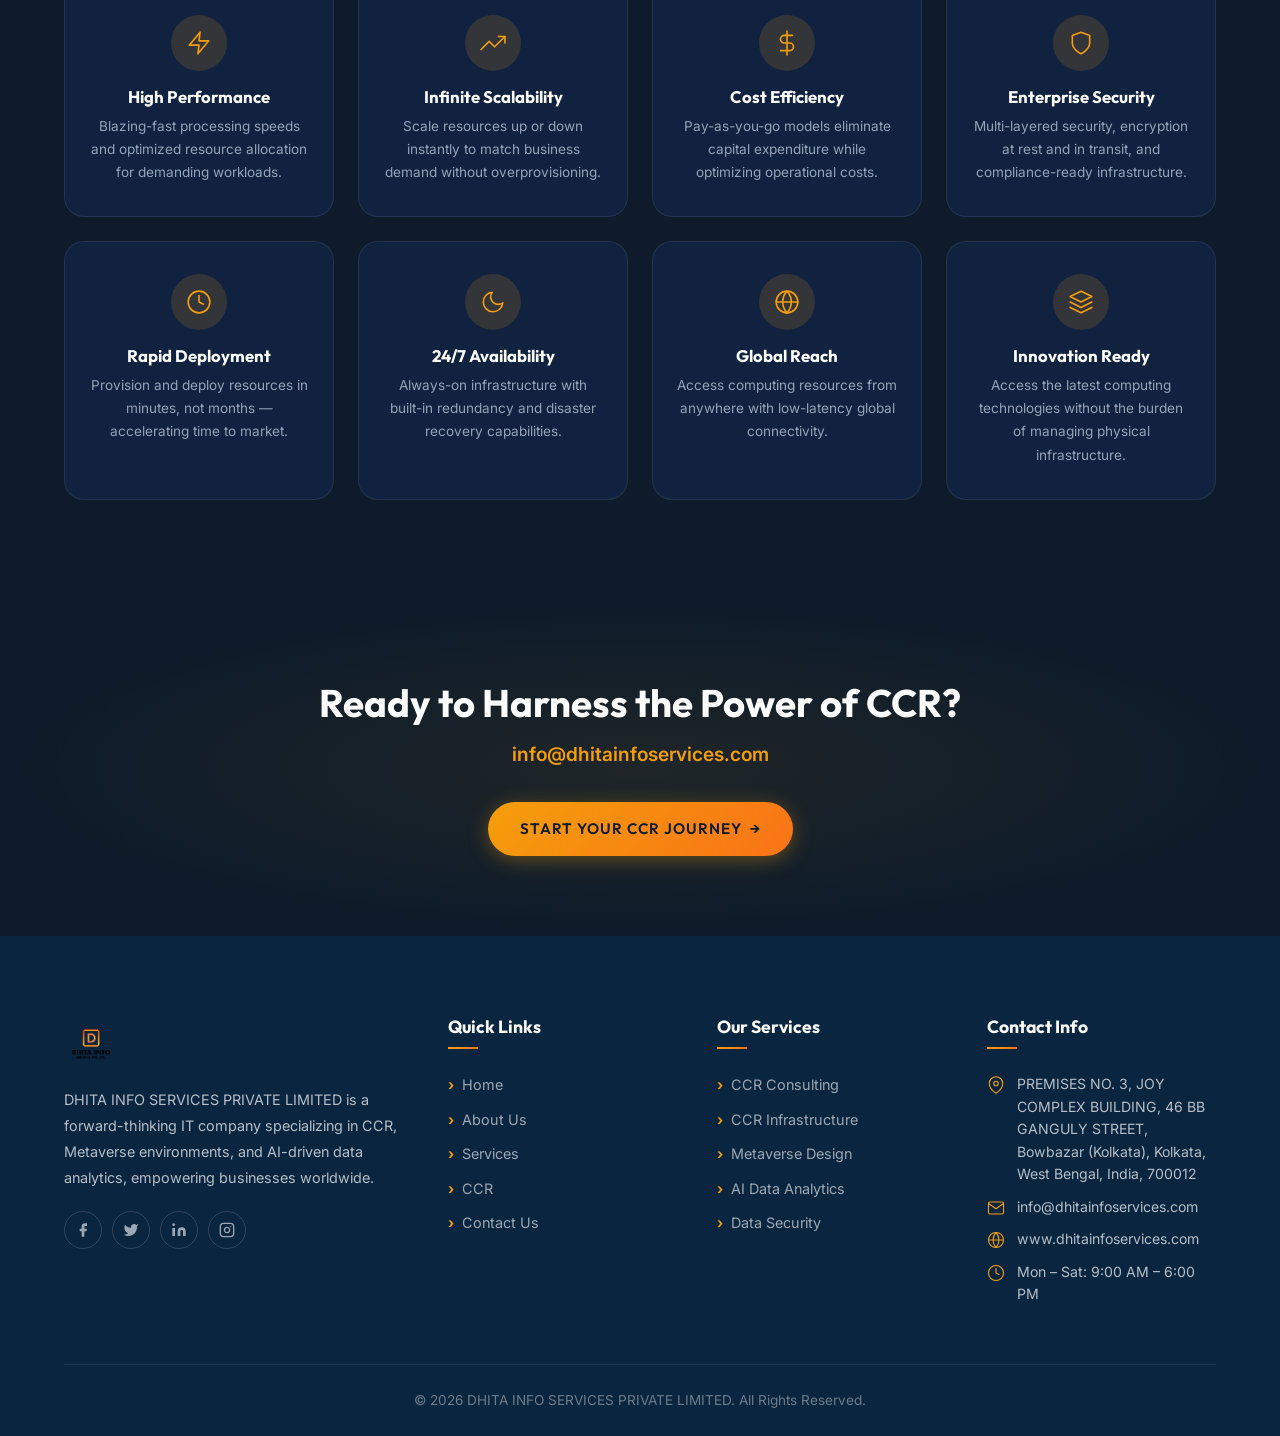
<file: ccr.html>
<!DOCTYPE html>
<html lang="en">
<head>
  <meta charset="UTF-8">
  <meta name="viewport" content="width=device-width, initial-scale=1.0">
  <title>Central Computing Research (CCR) — DHITA INFO SERVICES</title>
  <meta name="description" content="Explore DHITA's flagship Central Computing Research (CCR) services — enterprise-grade infrastructure, hybrid solutions, CCR native development, and migration services.">
  <link rel="stylesheet" href="css/style.css">
</head>
<body>

  <div class="nav-overlay"></div>

  <!-- ========== HEADER ========== -->
  <header class="header" id="header">
    <div class="container">
      <a href="index.html" class="logo">
        <img src="assets/images/Dhitalogo.png" alt="DHITA INFO SERVICES Logo" class="logo-img">
      </a>
      <nav class="nav-menu" id="navMenu">
        <a href="index.html">Home</a>
        <a href="about.html">About Us</a>
        <a href="services.html">Services</a>
        <a href="ccr.html">CCR</a>
        <a href="metaverse.html">Metaverse</a>
        <a href="data-analytics.html">Data Analytics</a>
        <a href="contact.html">Contact Us</a>
        <div class="nav-cta">
          <a href="contact.html" class="btn btn-primary btn-sm">Get a Quote</a>
        </div>
      </nav>
      <button class="nav-toggle" id="navToggle" aria-label="Toggle menu">
        <span></span><span></span><span></span>
      </button>
    </div>
  </header>

  <!-- ========== DETAIL HERO ========== -->
  <section class="detail-hero">
    <div class="hero-bg">
      <img src="assets/images/ccr-servers.png" alt="CCR data center infrastructure">
    </div>
    <div class="hero-shapes">
      <div class="shape"></div>
      <div class="shape"></div>
      <div class="shape"></div>
    </div>
    <div class="container">
      <div class="hero-content">
        <span class="section-tag">Our Flagship Service</span>
        <h1>Central Computing Research <span style="background:var(--accent-gradient);-webkit-background-clip:text;-webkit-text-fill-color:transparent;background-clip:text;">(CCR)</span></h1>
        <p class="hero-sub">DHITA's Core Specialization — Powering Enterprise Innovation Through Advanced Computing</p>
        <p>Central Computing Research is at the heart of everything we do. Our CCR solutions deliver on-demand, scalable, and secure computing resources that enable organizations to innovate without boundaries — from high-performance processing to resilient data storage and intelligent orchestration.</p>
        <div class="hero-buttons">
          <a href="contact.html" class="btn btn-primary">Get Started <span class="arrow">→</span></a>
          <a href="#what-is-ccr" class="btn btn-outline">Learn More</a>
        </div>
      </div>
    </div>
  </section>

  <!-- ========== WHAT IS CCR ========== -->
  <section class="content-section" id="what-is-ccr">
    <div class="container">
      <div class="content-grid">
        <div class="content-image animate-on-scroll">
          <img src="assets/images/ccr-servers.png" alt="Central Computing Research infrastructure">
        </div>
        <div class="content-text animate-on-scroll delay-2">
          <span class="section-tag">Understanding CCR</span>
          <h2>What is Central Computing Research?</h2>
          <p>Central Computing Research (CCR) represents the convergence of centralized computing power, advanced research methodologies, and enterprise-grade infrastructure — designed to provide organizations with on-demand access to processing, storage, and networking resources at scale.</p>
          <p>Unlike traditional distributed models, CCR focuses on optimized, centralized architectures that maximize resource utilization, reduce latency, and enable powerful research-driven computing capabilities. It's the backbone of modern digital transformation.</p>
          <ul>
            <li>
              <svg viewBox="0 0 24 24" fill="none" stroke-linecap="round" stroke-linejoin="round" stroke-width="2"><polyline points="20 6 9 17 4 12"/></svg>
              <span>On-demand scalable computing resources</span>
            </li>
            <li>
              <svg viewBox="0 0 24 24" fill="none" stroke-linecap="round" stroke-linejoin="round" stroke-width="2"><polyline points="20 6 9 17 4 12"/></svg>
              <span>Optimized centralized architecture</span>
            </li>
            <li>
              <svg viewBox="0 0 24 24" fill="none" stroke-linecap="round" stroke-linejoin="round" stroke-width="2"><polyline points="20 6 9 17 4 12"/></svg>
              <span>Research-driven innovation engine</span>
            </li>
          </ul>
        </div>
      </div>
    </div>
  </section>

  <!-- ========== CCR COMPUTING SERVICES ========== -->
  <section class="content-section">
    <div class="container">
      <div class="content-grid reverse">
        <div class="content-text animate-on-scroll">
          <span class="section-tag">Our CCR Services</span>
          <h2>CCR Computing Services</h2>
          <p>DHITA's CCR Computing Services deliver the full spectrum of centralized computing capabilities — from raw processing power and intelligent storage solutions to advanced networking and orchestration platforms.</p>
          <p>Whether you need high-performance computing for research workloads, elastic scaling for production applications, or disaster-resilient storage for mission-critical data, our CCR platform is engineered to meet the most demanding enterprise requirements.</p>
          <ul>
            <li>
              <svg viewBox="0 0 24 24" fill="none" stroke-linecap="round" stroke-linejoin="round" stroke-width="2"><polyline points="20 6 9 17 4 12"/></svg>
              <span>On-demand resource provisioning and auto-scaling</span>
            </li>
            <li>
              <svg viewBox="0 0 24 24" fill="none" stroke-linecap="round" stroke-linejoin="round" stroke-width="2"><polyline points="20 6 9 17 4 12"/></svg>
              <span>High-performance processing for research workloads</span>
            </li>
            <li>
              <svg viewBox="0 0 24 24" fill="none" stroke-linecap="round" stroke-linejoin="round" stroke-width="2"><polyline points="20 6 9 17 4 12"/></svg>
              <span>Intelligent, tiered storage with redundancy</span>
            </li>
            <li>
              <svg viewBox="0 0 24 24" fill="none" stroke-linecap="round" stroke-linejoin="round" stroke-width="2"><polyline points="20 6 9 17 4 12"/></svg>
              <span>99.99% uptime guarantee with SLA backing</span>
            </li>
          </ul>
        </div>
        <div class="content-image animate-on-scroll delay-2">
          <img src="assets/images/hero-bg.png" alt="CCR computing services">
        </div>
      </div>
    </div>
  </section>

  <!-- ========== HYBRID & MULTI-CCR ========== -->
  <section class="content-section">
    <div class="container">
      <div class="content-grid">
        <div class="content-image animate-on-scroll">
          <img src="assets/images/data-analytics.png" alt="Hybrid CCR solutions architecture">
        </div>
        <div class="content-text animate-on-scroll delay-2">
          <span class="section-tag">Hybrid Solutions</span>
          <h2>Hybrid & Multi-CCR Solutions</h2>
          <p>Modern enterprises rarely rely on a single computing environment. DHITA's Hybrid and Multi-CCR solutions seamlessly integrate on-premise infrastructure with centralized CCR platforms, giving you the flexibility to run workloads where they perform best.</p>
          <p>Our hybrid architectures ensure data sovereignty, optimize costs, and provide a unified management plane that simplifies operations across multiple computing environments — all while maintaining enterprise-grade security and compliance.</p>
          <ul>
            <li>
              <svg viewBox="0 0 24 24" fill="none" stroke-linecap="round" stroke-linejoin="round" stroke-width="2"><polyline points="20 6 9 17 4 12"/></svg>
              <span>Seamless on-premise to CCR integration</span>
            </li>
            <li>
              <svg viewBox="0 0 24 24" fill="none" stroke-linecap="round" stroke-linejoin="round" stroke-width="2"><polyline points="20 6 9 17 4 12"/></svg>
              <span>Unified management and orchestration</span>
            </li>
            <li>
              <svg viewBox="0 0 24 24" fill="none" stroke-linecap="round" stroke-linejoin="round" stroke-width="2"><polyline points="20 6 9 17 4 12"/></svg>
              <span>Cost optimization across environments</span>
            </li>
          </ul>
        </div>
      </div>
    </div>
  </section>

  <!-- ========== CCR NATIVE DEVELOPMENT ========== -->
  <section class="content-section">
    <div class="container">
      <div class="content-grid reverse">
        <div class="content-text animate-on-scroll">
          <span class="section-tag">Next-Gen Development</span>
          <h2>CCR Native Development</h2>
          <p>Build applications that are born in the CCR — designed from the ground up to leverage centralized computing's full potential. DHITA's CCR Native Development services help you create containerized, microservices-based applications that auto-scale, self-heal, and deploy rapidly.</p>
          <p>Our engineering teams use modern DevOps practices, CI/CD pipelines, and Infrastructure-as-Code (IaC) to accelerate development cycles and ensure production-ready deployments from day one.</p>
          <ul>
            <li>
              <svg viewBox="0 0 24 24" fill="none" stroke-linecap="round" stroke-linejoin="round" stroke-width="2"><polyline points="20 6 9 17 4 12"/></svg>
              <span>Containerized microservices architecture</span>
            </li>
            <li>
              <svg viewBox="0 0 24 24" fill="none" stroke-linecap="round" stroke-linejoin="round" stroke-width="2"><polyline points="20 6 9 17 4 12"/></svg>
              <span>Automated CI/CD pipelines</span>
            </li>
            <li>
              <svg viewBox="0 0 24 24" fill="none" stroke-linecap="round" stroke-linejoin="round" stroke-width="2"><polyline points="20 6 9 17 4 12"/></svg>
              <span>Infrastructure-as-Code (IaC) deployments</span>
            </li>
          </ul>
        </div>
        <div class="content-image animate-on-scroll delay-2">
          <img src="assets/images/about-company.png" alt="CCR native development team">
        </div>
      </div>
    </div>
  </section>

  <!-- ========== CCR MIGRATION & MODERNIZATION ========== -->
  <section class="content-section">
    <div class="container">
      <div class="content-grid">
        <div class="content-image animate-on-scroll">
          <img src="assets/images/team-photo.png" alt="CCR migration team collaboration">
        </div>
        <div class="content-text animate-on-scroll delay-2">
          <span class="section-tag">Modernize & Migrate</span>
          <h2>CCR Migration & Modernization</h2>
          <p>Migrating from legacy infrastructure to modern CCR platforms doesn't have to be disruptive. DHITA's proven migration framework ensures zero-downtime transitions, data integrity, and comprehensive testing at every phase.</p>
          <p>We assess, plan, migrate, and optimize — refactoring monolithic applications into modern, CCR-optimized architectures while preserving business continuity. Our post-migration support ensures your environment runs at peak performance.</p>
          <ul>
            <li>
              <svg viewBox="0 0 24 24" fill="none" stroke-linecap="round" stroke-linejoin="round" stroke-width="2"><polyline points="20 6 9 17 4 12"/></svg>
              <span>Zero-downtime migration strategies</span>
            </li>
            <li>
              <svg viewBox="0 0 24 24" fill="none" stroke-linecap="round" stroke-linejoin="round" stroke-width="2"><polyline points="20 6 9 17 4 12"/></svg>
              <span>Legacy application refactoring</span>
            </li>
            <li>
              <svg viewBox="0 0 24 24" fill="none" stroke-linecap="round" stroke-linejoin="round" stroke-width="2"><polyline points="20 6 9 17 4 12"/></svg>
              <span>Post-migration optimization & support</span>
            </li>
          </ul>
        </div>
      </div>
    </div>
  </section>

  <!-- ========== BENEFITS OF CCR ========== -->
  <section class="benefits-section">
    <div class="container">
      <div class="text-center">
        <span class="section-tag" style="color:var(--accent);">The CCR Advantage</span>
        <h2 class="section-title" style="color:var(--text-white);">Benefits of CCR for Businesses</h2>
        <p class="section-subtitle centered" style="color:var(--text-muted);">Unlock unparalleled performance, scalability, and innovation potential for your enterprise.</p>
      </div>
      <div class="benefits-grid">
        <div class="benefit-card animate-on-scroll delay-1">
          <div class="ben-icon">
            <svg viewBox="0 0 24 24" stroke-linecap="round" stroke-linejoin="round"><polygon points="13 2 3 14 12 14 11 22 21 10 12 10 13 2"/></svg>
          </div>
          <h3>High Performance</h3>
          <p>Blazing-fast processing speeds and optimized resource allocation for demanding workloads.</p>
        </div>
        <div class="benefit-card animate-on-scroll delay-2">
          <div class="ben-icon">
            <svg viewBox="0 0 24 24" stroke-linecap="round" stroke-linejoin="round"><polyline points="23 6 13.5 15.5 8.5 10.5 1 18"/><polyline points="17 6 23 6 23 12"/></svg>
          </div>
          <h3>Infinite Scalability</h3>
          <p>Scale resources up or down instantly to match business demand without overprovisioning.</p>
        </div>
        <div class="benefit-card animate-on-scroll delay-3">
          <div class="ben-icon">
            <svg viewBox="0 0 24 24" stroke-linecap="round" stroke-linejoin="round"><line x1="12" y1="1" x2="12" y2="23"/><path d="M17 5H9.5a3.5 3.5 0 000 7h5a3.5 3.5 0 010 7H6"/></svg>
          </div>
          <h3>Cost Efficiency</h3>
          <p>Pay-as-you-go models eliminate capital expenditure while optimizing operational costs.</p>
        </div>
        <div class="benefit-card animate-on-scroll delay-4">
          <div class="ben-icon">
            <svg viewBox="0 0 24 24" stroke-linecap="round" stroke-linejoin="round"><path d="M12 22s8-4 8-10V5l-8-3-8 3v7c0 6 8 10 8 10z"/></svg>
          </div>
          <h3>Enterprise Security</h3>
          <p>Multi-layered security, encryption at rest and in transit, and compliance-ready infrastructure.</p>
        </div>
        <div class="benefit-card animate-on-scroll delay-5">
          <div class="ben-icon">
            <svg viewBox="0 0 24 24" stroke-linecap="round" stroke-linejoin="round"><circle cx="12" cy="12" r="10"/><polyline points="12 6 12 12 16 14"/></svg>
          </div>
          <h3>Rapid Deployment</h3>
          <p>Provision and deploy resources in minutes, not months — accelerating time to market.</p>
        </div>
        <div class="benefit-card animate-on-scroll delay-6">
          <div class="ben-icon">
            <svg viewBox="0 0 24 24" stroke-linecap="round" stroke-linejoin="round"><path d="M21 12.79A9 9 0 1111.21 3 7 7 0 0021 12.79z"/></svg>
          </div>
          <h3>24/7 Availability</h3>
          <p>Always-on infrastructure with built-in redundancy and disaster recovery capabilities.</p>
        </div>
        <div class="benefit-card animate-on-scroll delay-1">
          <div class="ben-icon">
            <svg viewBox="0 0 24 24" stroke-linecap="round" stroke-linejoin="round"><circle cx="12" cy="12" r="10"/><path d="M2 12h20"/><path d="M12 2a15.3 15.3 0 014 10 15.3 15.3 0 01-4 10 15.3 15.3 0 01-4-10 15.3 15.3 0 014-10z"/></svg>
          </div>
          <h3>Global Reach</h3>
          <p>Access computing resources from anywhere with low-latency global connectivity.</p>
        </div>
        <div class="benefit-card animate-on-scroll delay-2">
          <div class="ben-icon">
            <svg viewBox="0 0 24 24" stroke-linecap="round" stroke-linejoin="round"><path d="M12 2L2 7l10 5 10-5-10-5z"/><path d="M2 17l10 5 10-5"/><path d="M2 12l10 5 10-5"/></svg>
          </div>
          <h3>Innovation Ready</h3>
          <p>Access the latest computing technologies without the burden of managing physical infrastructure.</p>
        </div>
      </div>
    </div>
  </section>

  <!-- ========== CTA BANNER ========== -->
  <section class="cta-banner">
    <div class="container">
      <h2 class="animate-on-scroll">Ready to Harness the Power of CCR?</h2>
      <span class="cta-email animate-on-scroll delay-1">info@dhitainfoservices.com</span>
      <a href="contact.html" class="btn btn-primary animate-on-scroll delay-2">Start Your CCR Journey <span class="arrow">→</span></a>
    </div>
  </section>

  <!-- ========== FOOTER ========== -->
  <footer class="footer" id="footer">
    <div class="container">
      <div class="footer-grid">
        <div class="footer-col footer-about">
          <a href="index.html" class="logo">
            <img src="assets/images/Dhitalogo.png" alt="DHITA INFO SERVICES Logo" class="logo-img">
          </a>
          <p>DHITA INFO SERVICES PRIVATE LIMITED is a forward-thinking IT company specializing in CCR, Metaverse environments, and AI-driven data analytics, empowering businesses worldwide.</p>
          <div class="footer-socials">
            <a href="#" aria-label="Facebook"><svg width="16" height="16" viewBox="0 0 24 24" fill="currentColor"><path d="M18 2h-3a5 5 0 00-5 5v3H7v4h3v8h4v-8h3l1-4h-4V7a1 1 0 011-1h3z"/></svg></a>
            <a href="#" aria-label="Twitter"><svg width="16" height="16" viewBox="0 0 24 24" fill="currentColor"><path d="M23 3a10.9 10.9 0 01-3.14 1.53 4.48 4.48 0 00-7.86 3v1A10.66 10.66 0 013 4s-4 9 5 13a11.64 11.64 0 01-7 2c9 5 20 0 20-11.5a4.5 4.5 0 00-.08-.83A7.72 7.72 0 0023 3z"/></svg></a>
            <a href="#" aria-label="LinkedIn"><svg width="16" height="16" viewBox="0 0 24 24" fill="currentColor"><path d="M16 8a6 6 0 016 6v7h-4v-7a2 2 0 00-2-2 2 2 0 00-2 2v7h-4v-7a6 6 0 016-6z"/><rect x="2" y="9" width="4" height="12"/><circle cx="4" cy="4" r="2"/></svg></a>
            <a href="#" aria-label="Instagram"><svg width="16" height="16" viewBox="0 0 24 24" fill="none" stroke="currentColor" stroke-width="2" stroke-linecap="round" stroke-linejoin="round"><rect x="2" y="2" width="20" height="20" rx="5" ry="5"/><path d="M16 11.37A4 4 0 1112.63 8 4 4 0 0116 11.37z"/><line x1="17.5" y1="6.5" x2="17.51" y2="6.5"/></svg></a>
          </div>
        </div>
        <div class="footer-col">
          <h4>Quick Links</h4>
          <ul>
            <li><a href="index.html">Home</a></li>
            <li><a href="about.html">About Us</a></li>
            <li><a href="services.html">Services</a></li>
            <li><a href="ccr.html">CCR</a></li>
            <li><a href="contact.html">Contact Us</a></li>
          </ul>
        </div>
        <div class="footer-col">
          <h4>Our Services</h4>
          <ul>
            <li><a href="ccr.html">CCR Consulting</a></li>
            <li><a href="ccr.html">CCR Infrastructure</a></li>
            <li><a href="metaverse.html">Metaverse Design</a></li>
            <li><a href="data-analytics.html">AI Data Analytics</a></li>
            <li><a href="services.html">Data Security</a></li>
          </ul>
        </div>
        <div class="footer-col">
          <h4>Contact Info</h4>
          <ul class="footer-contact">
            <li>
              <svg viewBox="0 0 24 24" fill="none" stroke-width="1.5" stroke-linecap="round" stroke-linejoin="round"><path d="M21 10c0 7-9 13-9 13s-9-6-9-13a9 9 0 0118 0z"/><circle cx="12" cy="10" r="3"/></svg>
              <span>PREMISES NO. 3, JOY COMPLEX BUILDING, 46 BB GANGULY STREET, Bowbazar (Kolkata), Kolkata, West Bengal, India, 700012</span>
            </li>
            <li>
              <svg viewBox="0 0 24 24" fill="none" stroke-width="1.5" stroke-linecap="round" stroke-linejoin="round"><path d="M4 4h16c1.1 0 2 .9 2 2v12c0 1.1-.9 2-2 2H4c-1.1 0-2-.9-2-2V6c0-1.1.9-2 2-2z"/><polyline points="22,6 12,13 2,6"/></svg>
              <span>info@dhitainfoservices.com</span>
            </li>
            <li>
              <svg viewBox="0 0 24 24" fill="none" stroke-width="1.5" stroke-linecap="round" stroke-linejoin="round"><circle cx="12" cy="12" r="10"/><line x1="2" y1="12" x2="22" y2="12"/><path d="M12 2a15.3 15.3 0 0 1 4 10 15.3 15.3 0 0 1-4 10 15.3 15.3 0 0 1-4-10 15.3 15.3 0 0 1 4-10z"/></svg>
              <span>www.dhitainfoservices.com</span>
            </li>
            <li>
              <svg viewBox="0 0 24 24" fill="none" stroke-width="1.5" stroke-linecap="round" stroke-linejoin="round"><circle cx="12" cy="12" r="10"/><polyline points="12 6 12 12 16 14"/></svg>
              <span>Mon – Sat: 9:00 AM – 6:00 PM</span>
            </li>
          </ul>
        </div>
      </div>
      <div class="footer-bottom">
        <p>© 2026 DHITA INFO SERVICES PRIVATE LIMITED. All Rights Reserved.</p>
      </div>
    </div>
  </footer>

  <script src="js/script.js"></script>
</body>
</html>
</file>
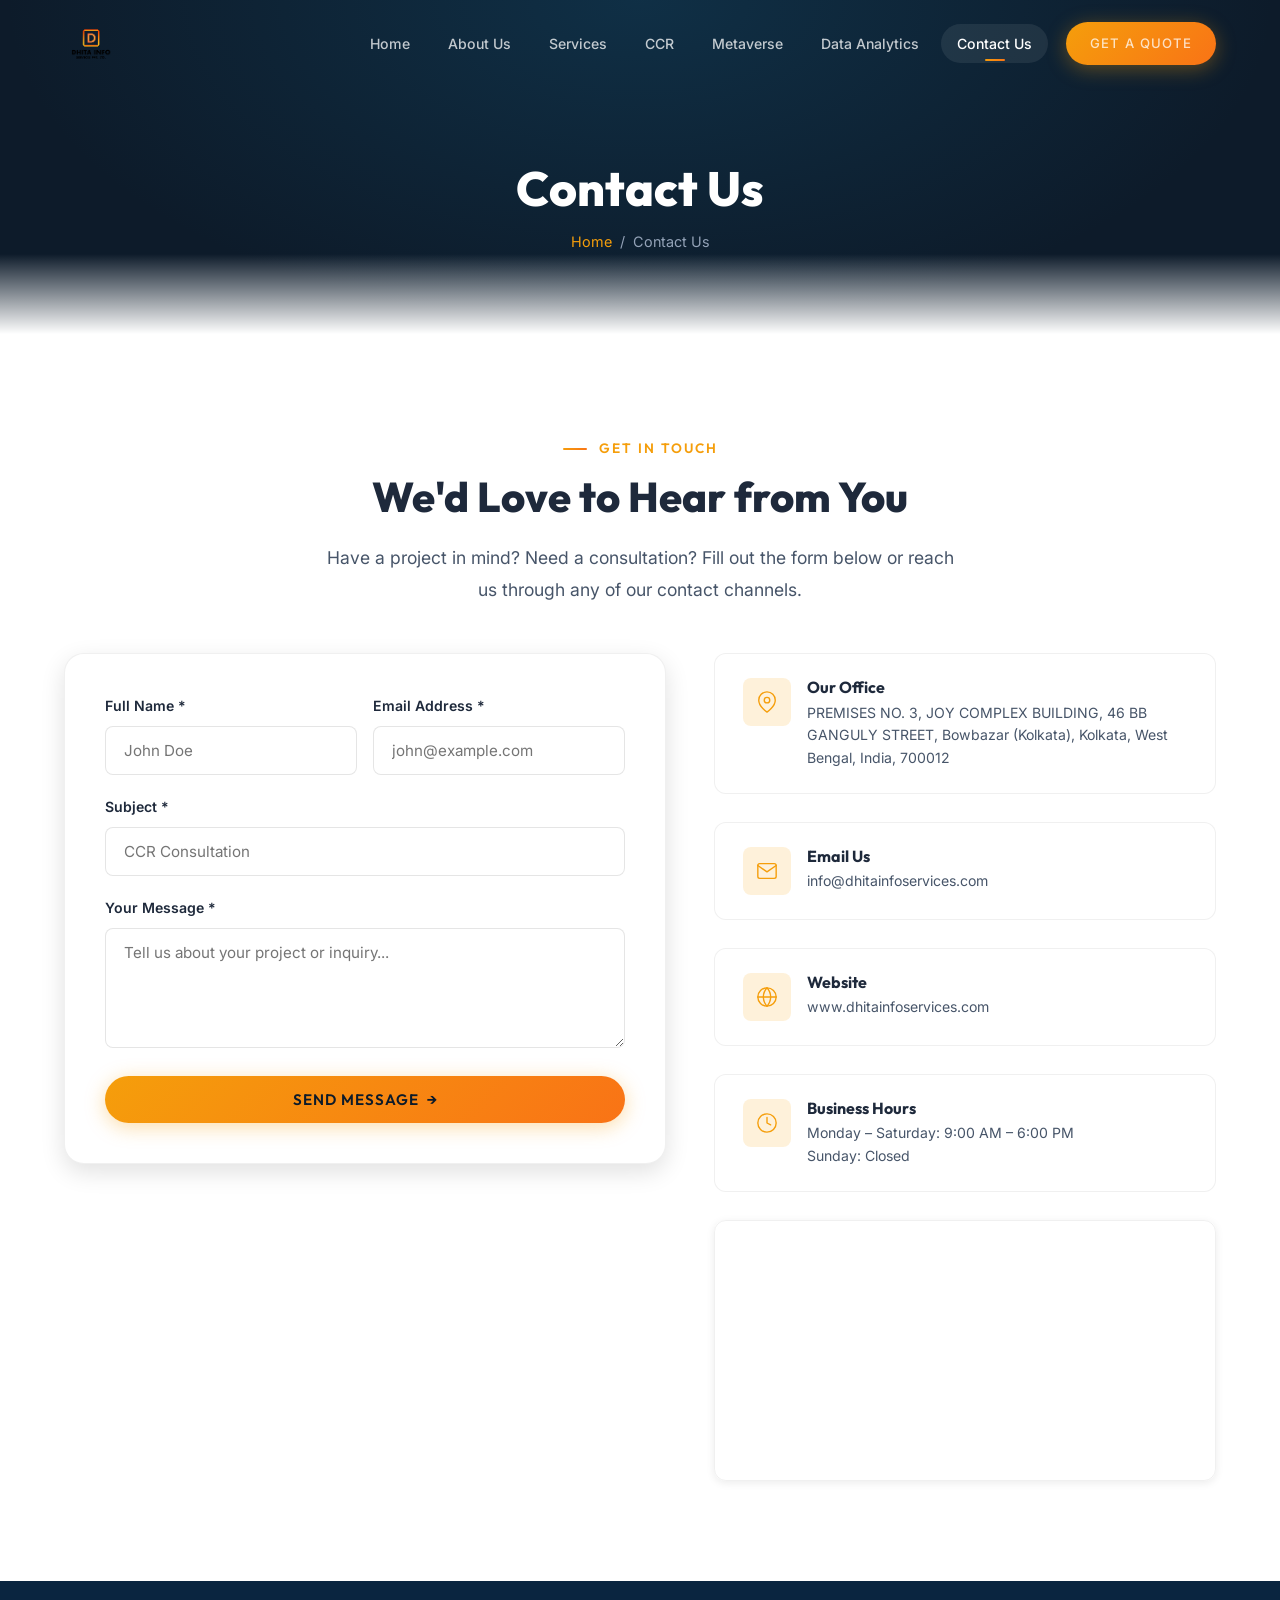
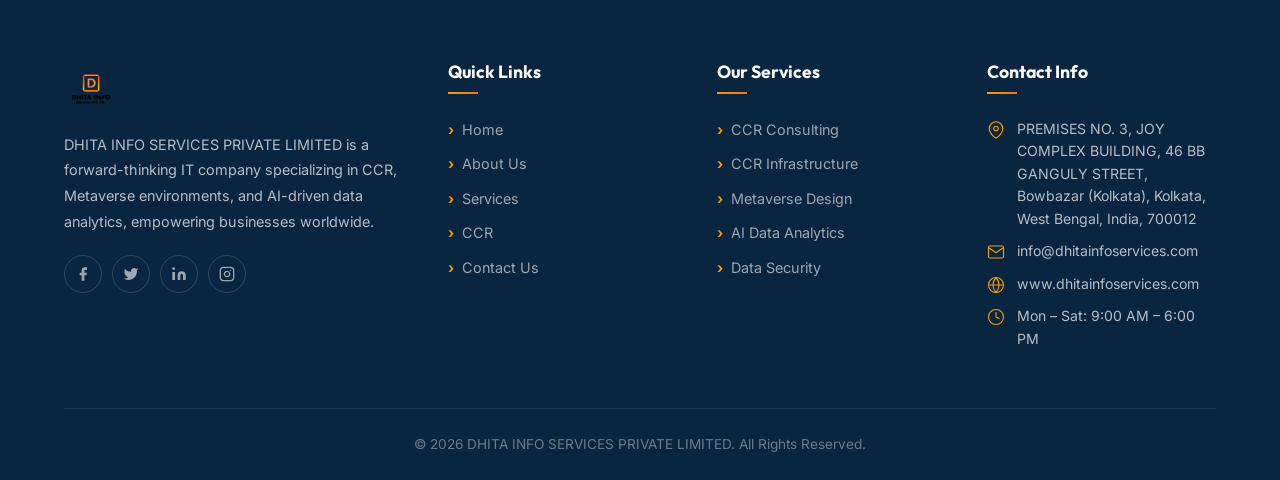
<file: contact.html>
<!DOCTYPE html>
<html lang="en">

<head>
  <meta charset="UTF-8">
  <meta name="viewport" content="width=device-width, initial-scale=1.0">
  <title>Contact Us — DHITA INFO SERVICES</title>
  <meta name="description"
    content="Get in touch with DHITA INFO SERVICES PRIVATE LIMITED for CCR, Metaverse, and AI Data Analytics solutions. Request a quote or schedule a consultation.">
  <link rel="stylesheet" href="css/style.css">
</head>

<body>

  <div class="nav-overlay"></div>

  <!-- ========== HEADER ========== -->
  <header class="header" id="header">
    <div class="container">
      <a href="index.html" class="logo">
        <img src="assets/images/Dhitalogo.png" alt="DHITA INFO SERVICES Logo" class="logo-img">
      </a>
      <nav class="nav-menu" id="navMenu">
        <a href="index.html">Home</a>
        <a href="about.html">About Us</a>
        <a href="services.html">Services</a>
        <a href="ccr.html">CCR</a>
        <a href="metaverse.html">Metaverse</a>
        <a href="data-analytics.html">Data Analytics</a>
        <a href="contact.html">Contact Us</a>
        <div class="nav-cta">
          <a href="contact.html" class="btn btn-primary btn-sm">Get a Quote</a>
        </div>
      </nav>
      <button class="nav-toggle" id="navToggle" aria-label="Toggle menu">
        <span></span><span></span><span></span>
      </button>
    </div>
  </header>

  <!-- ========== PAGE HEADER ========== -->
  <section class="page-header">
    <div class="container">
      <h1>Contact Us</h1>
      <div class="breadcrumb">
        <a href="index.html">Home</a>
        <span>/</span>
        <span>Contact Us</span>
      </div>
    </div>
  </section>

  <!-- ========== CONTACT SECTION ========== -->
  <section class="contact-section">
    <div class="container">
      <div class="text-center">
        <span class="section-tag">Get In Touch</span>
        <h2 class="section-title">We'd Love to Hear from You</h2>
        <p class="section-subtitle centered">Have a project in mind? Need a consultation? Fill out the form below or
          reach us through any of our contact channels.</p>
      </div>
      <div class="contact-grid">
        <!-- Contact Form -->
        <div class="animate-on-scroll">
          <form class="contact-form" id="contactForm" novalidate>
            <div class="form-row">
              <div class="form-group">
                <label for="name">Full Name *</label>
                <input type="text" id="name" name="name" placeholder="John Doe" required>
                <span class="error-msg">Please enter your full name</span>
              </div>
              <div class="form-group">
                <label for="email">Email Address *</label>
                <input type="email" id="email" name="email" placeholder="john@example.com" required>
                <span class="error-msg">Please enter a valid email address</span>
              </div>
            </div>
            <div class="form-group">
              <label for="subject">Subject *</label>
              <input type="text" id="subject" name="subject" placeholder="CCR Consultation" required>
              <span class="error-msg">Please enter a subject</span>
            </div>
            <div class="form-group">
              <label for="message">Your Message *</label>
              <textarea id="message" name="message" placeholder="Tell us about your project or inquiry..."
                required></textarea>
              <span class="error-msg">Message must be at least 10 characters</span>
            </div>
            <button type="submit" class="btn btn-primary" style="width:100%;justify-content:center;">Send Message <span
                class="arrow">→</span></button>
          </form>
          <!-- Success Message -->
          <div class="form-success">
            <svg viewBox="0 0 24 24" fill="none" stroke-width="1.5" stroke-linecap="round" stroke-linejoin="round">
              <path d="M22 11.08V12a10 10 0 11-5.93-9.14" />
              <polyline points="22 4 12 14.01 9 11.01" />
            </svg>
            <h3>Message Sent Successfully!</h3>
            <p>Thank you for reaching out. Our team will get back to you within 24 business hours.</p>
          </div>
        </div>

        <!-- Contact Info & Map -->
        <div class="contact-info animate-on-scroll delay-2">
          <div class="info-card">
            <div class="info-icon">
              <svg viewBox="0 0 24 24" stroke-linecap="round" stroke-linejoin="round">
                <path d="M21 10c0 7-9 13-9 13s-9-6-9-13a9 9 0 0118 0z" />
                <circle cx="12" cy="10" r="3" />
              </svg>
            </div>
            <div>
              <h4>Our Office</h4>
              <p>PREMISES NO. 3, JOY COMPLEX BUILDING, 46 BB GANGULY STREET, Bowbazar (Kolkata), Kolkata, West Bengal, India, 700012</p>
            </div>
          </div>

          <div class="info-card">
            <div class="info-icon">
              <svg viewBox="0 0 24 24" stroke-linecap="round" stroke-linejoin="round">
                <path d="M4 4h16c1.1 0 2 .9 2 2v12c0 1.1-.9 2-2 2H4c-1.1 0-2-.9-2-2V6c0-1.1.9-2 2-2z" />
                <polyline points="22,6 12,13 2,6" />
              </svg>
            </div>
            <div>
              <h4>Email Us</h4>
              <p>info@dhitainfoservices.com</p>
            </div>
          </div>

          <div class="info-card">
            <div class="info-icon">
              <svg viewBox="0 0 24 24" fill="none" stroke="currentColor" stroke-width="1.5" stroke-linecap="round"
                stroke-linejoin="round">
                <circle cx="12" cy="12" r="10" />
                <line x1="2" y1="12" x2="22" y2="12" />
                <path d="M12 2a15.3 15.3 0 0 1 4 10 15.3 15.3 0 0 1-4 10 15.3 15.3 0 0 1-4-10 15.3 15.3 0 0 1 4-10z" />
              </svg>
            </div>
            <div>
              <h4>Website</h4>
              <p>www.dhitainfoservices.com</p>
            </div>
          </div>

          <div class="info-card">
            <div class="info-icon">
              <svg viewBox="0 0 24 24" stroke-linecap="round" stroke-linejoin="round">
                <circle cx="12" cy="12" r="10" />
                <polyline points="12 6 12 12 16 14" />
              </svg>
            </div>
            <div>
              <h4>Business Hours</h4>
              <p>Monday – Saturday: 9:00 AM – 6:00 PM<br>Sunday: Closed</p>
            </div>
          </div>

          <!-- Google Map -->
          <div class="map-container">
            <iframe
              src="https://www.google.com/maps/embed?pb=!1m18!1m12!1m3!1d243647.34203655474!2d78.24323269318895!3d17.412608486498074!2m3!1f0!2f0!3f0!3m2!1i1024!2i768!4f13.1!3m3!1m2!1s0x3bcb99daeaebd2c7%3A0xae93b78392bafbc2!2sHyderabad%2C%20Telangana!5e0!3m2!1sen!2sin!4v1700000000000!5m2!1sen!2sin"
              allowfullscreen="" loading="lazy" referrerpolicy="no-referrer-when-downgrade"
              title="DHITA INFO SERVICES office location on Google Maps"></iframe>
          </div>
        </div>
      </div>
    </div>
  </section>

  <!-- ========== FOOTER ========== -->
  <footer class="footer" id="footer">
    <div class="container">
      <div class="footer-grid">
        <div class="footer-col footer-about">
          <a href="index.html" class="logo">
            <img src="assets/images/Dhitalogo.png" alt="DHITA INFO SERVICES Logo" class="logo-img">
          </a>
          <p>DHITA INFO SERVICES PRIVATE LIMITED is a forward-thinking IT company specializing in CCR, Metaverse
            environments, and AI-driven data analytics, empowering businesses worldwide.</p>
          <div class="footer-socials">
            <a href="#" aria-label="Facebook"><svg width="16" height="16" viewBox="0 0 24 24" fill="currentColor">
                <path d="M18 2h-3a5 5 0 00-5 5v3H7v4h3v8h4v-8h3l1-4h-4V7a1 1 0 011-1h3z" />
              </svg></a>
            <a href="#" aria-label="Twitter"><svg width="16" height="16" viewBox="0 0 24 24" fill="currentColor">
                <path
                  d="M23 3a10.9 10.9 0 01-3.14 1.53 4.48 4.48 0 00-7.86 3v1A10.66 10.66 0 013 4s-4 9 5 13a11.64 11.64 0 01-7 2c9 5 20 0 20-11.5a4.5 4.5 0 00-.08-.83A7.72 7.72 0 0023 3z" />
              </svg></a>
            <a href="#" aria-label="LinkedIn"><svg width="16" height="16" viewBox="0 0 24 24" fill="currentColor">
                <path d="M16 8a6 6 0 016 6v7h-4v-7a2 2 0 00-2-2 2 2 0 00-2 2v7h-4v-7a6 6 0 016-6z" />
                <rect x="2" y="9" width="4" height="12" />
                <circle cx="4" cy="4" r="2" />
              </svg></a>
            <a href="#" aria-label="Instagram"><svg width="16" height="16" viewBox="0 0 24 24" fill="none"
                stroke="currentColor" stroke-width="2" stroke-linecap="round" stroke-linejoin="round">
                <rect x="2" y="2" width="20" height="20" rx="5" ry="5" />
                <path d="M16 11.37A4 4 0 1112.63 8 4 4 0 0116 11.37z" />
                <line x1="17.5" y1="6.5" x2="17.51" y2="6.5" />
              </svg></a>
          </div>
        </div>
        <div class="footer-col">
          <h4>Quick Links</h4>
          <ul>
            <li><a href="index.html">Home</a></li>
            <li><a href="about.html">About Us</a></li>
            <li><a href="services.html">Services</a></li>
            <li><a href="ccr.html">CCR</a></li>
            <li><a href="contact.html">Contact Us</a></li>
          </ul>
        </div>
        <div class="footer-col">
          <h4>Our Services</h4>
          <ul>
            <li><a href="ccr.html">CCR Consulting</a></li>
            <li><a href="ccr.html">CCR Infrastructure</a></li>
            <li><a href="metaverse.html">Metaverse Design</a></li>
            <li><a href="data-analytics.html">AI Data Analytics</a></li>
            <li><a href="services.html">Data Security</a></li>
          </ul>
        </div>
        <div class="footer-col">
          <h4>Contact Info</h4>
          <ul class="footer-contact">
            <li>
              <svg viewBox="0 0 24 24" fill="none" stroke-width="1.5" stroke-linecap="round" stroke-linejoin="round">
                <path d="M21 10c0 7-9 13-9 13s-9-6-9-13a9 9 0 0118 0z" />
                <circle cx="12" cy="10" r="3" />
              </svg>
              <span>PREMISES NO. 3, JOY COMPLEX BUILDING, 46 BB GANGULY STREET, Bowbazar (Kolkata), Kolkata, West Bengal, India, 700012</span>
            </li>
            <li>
              <svg viewBox="0 0 24 24" fill="none" stroke-width="1.5" stroke-linecap="round" stroke-linejoin="round">
                <path d="M4 4h16c1.1 0 2 .9 2 2v12c0 1.1-.9 2-2 2H4c-1.1 0-2-.9-2-2V6c0-1.1.9-2 2-2z" />
                <polyline points="22,6 12,13 2,6" />
              </svg>
              <span>info@dhitainfoservices.com</span>
            </li>
            <li>
              <svg viewBox="0 0 24 24" fill="none" stroke-width="1.5" stroke-linecap="round" stroke-linejoin="round">
                <circle cx="12" cy="12" r="10" />
                <line x1="2" y1="12" x2="22" y2="12" />
                <path d="M12 2a15.3 15.3 0 0 1 4 10 15.3 15.3 0 0 1-4 10 15.3 15.3 0 0 1-4-10 15.3 15.3 0 0 1 4-10z" />
              </svg>
              <span>www.dhitainfoservices.com</span>
            </li>
            <li>
              <svg viewBox="0 0 24 24" fill="none" stroke-width="1.5" stroke-linecap="round" stroke-linejoin="round">
                <circle cx="12" cy="12" r="10" />
                <polyline points="12 6 12 12 16 14" />
              </svg>
              <span>Mon – Sat: 9:00 AM – 6:00 PM</span>
            </li>
          </ul>
        </div>
      </div>
      <div class="footer-bottom">
        <p>© 2026 DHITA INFO SERVICES PRIVATE LIMITED. All Rights Reserved.</p>
      </div>
    </div>
  </footer>

  <script src="js/script.js"></script>
</body>

</html>
</file>
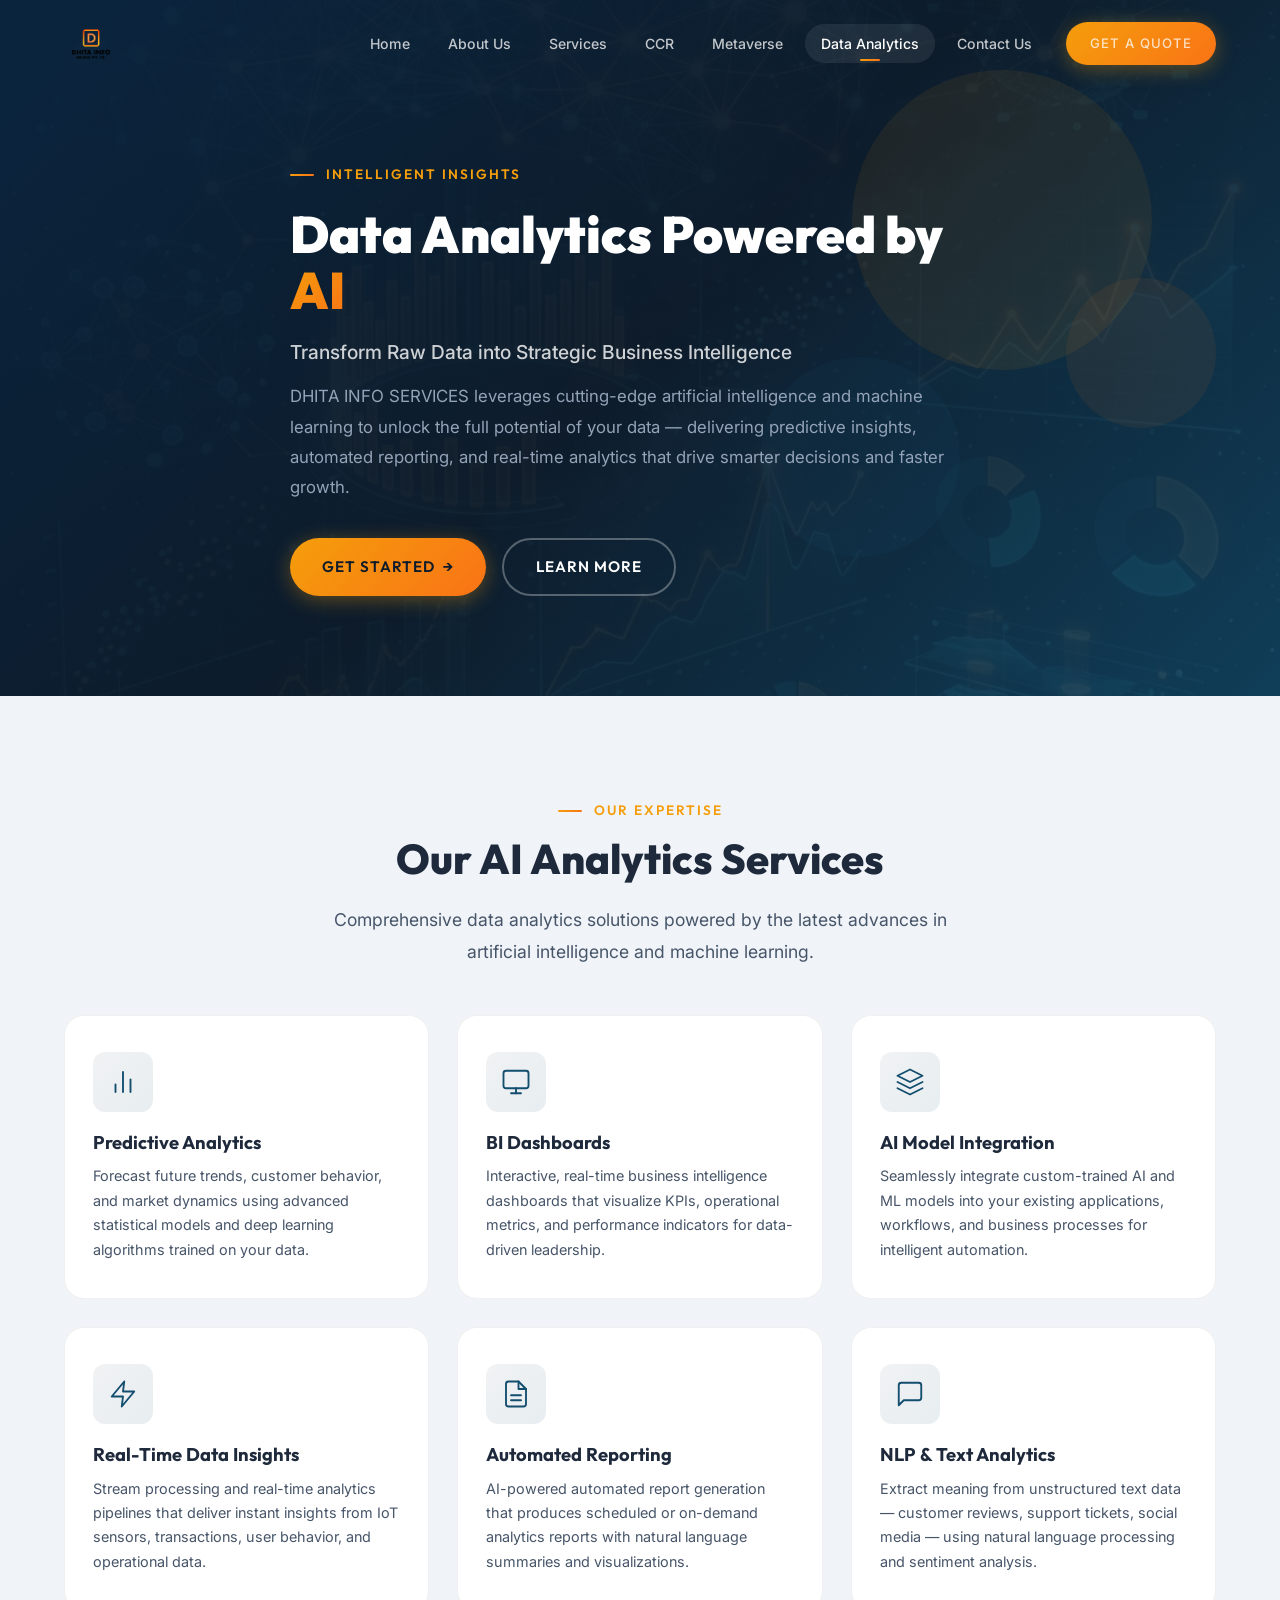
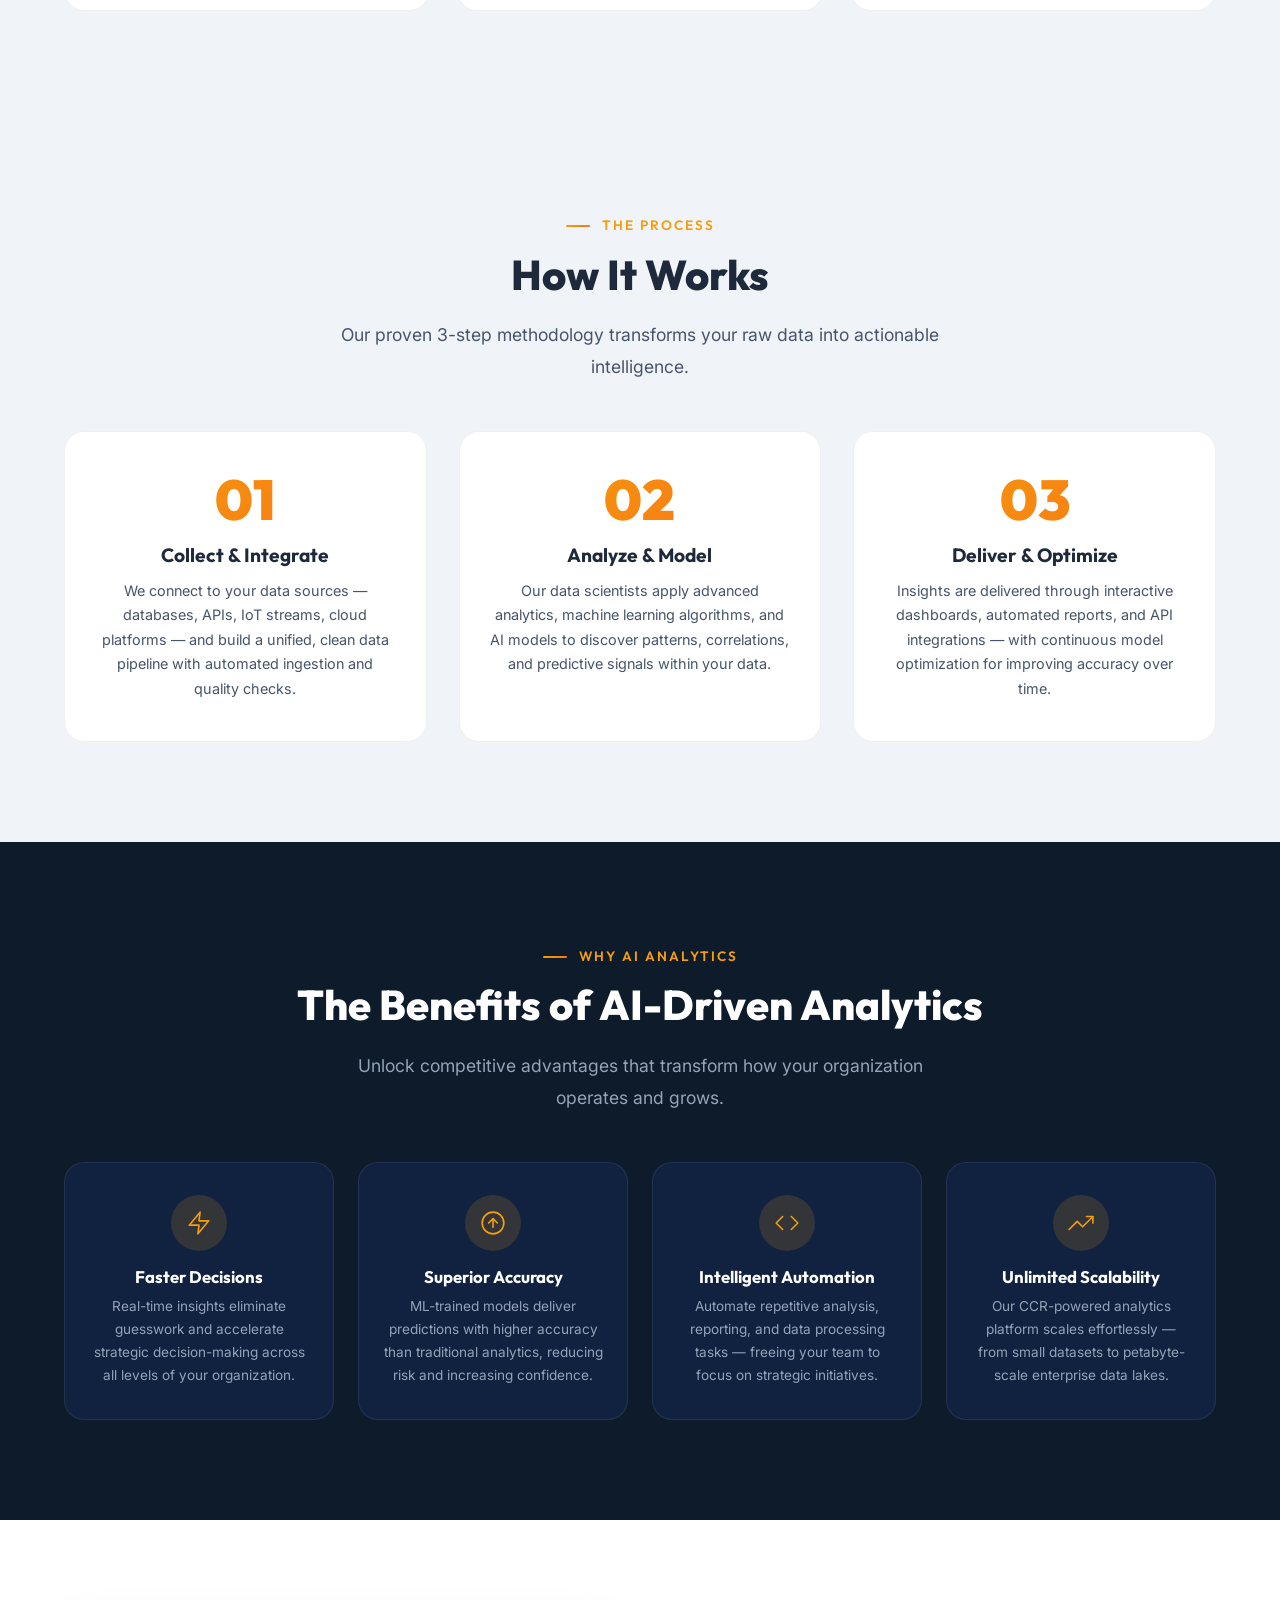
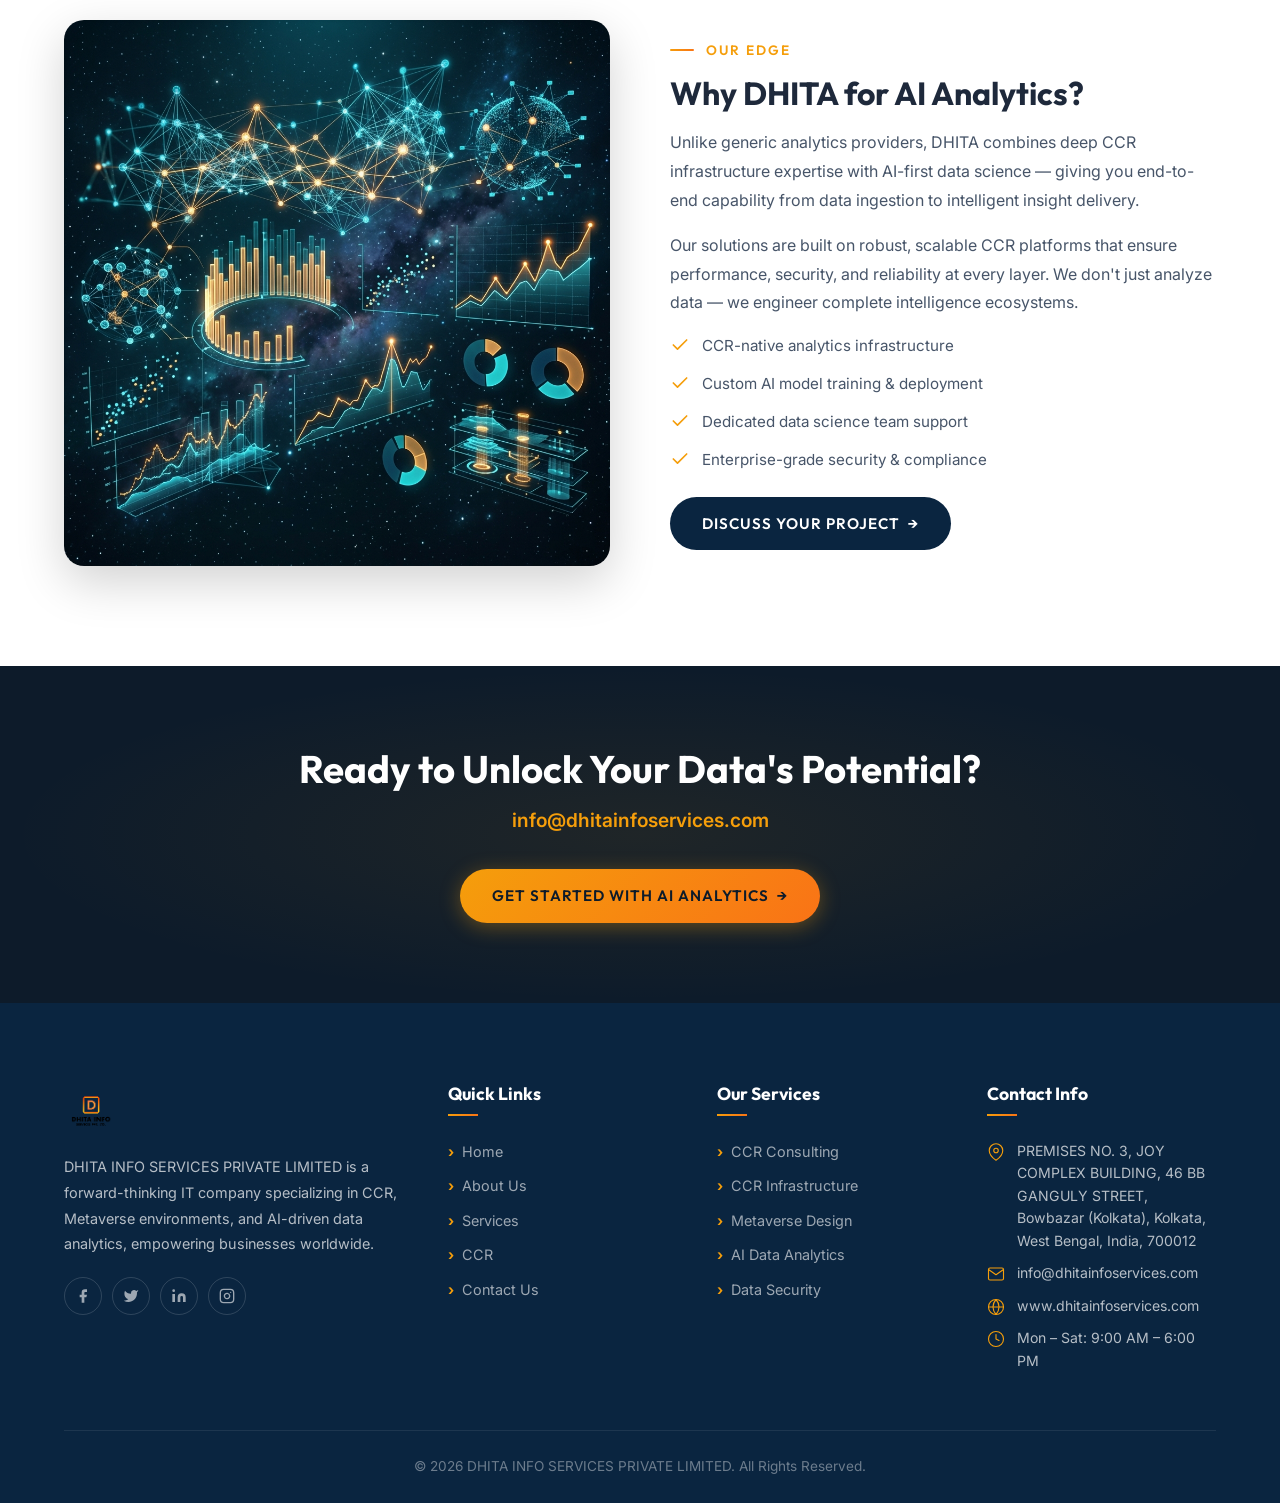
<file: data-analytics.html>
<!DOCTYPE html>
<html lang="en">
<head>
  <meta charset="UTF-8">
  <meta name="viewport" content="width=device-width, initial-scale=1.0">
  <title>Data Analytics Powered by AI — DHITA INFO SERVICES</title>
  <meta name="description" content="DHITA's AI-powered data analytics services — predictive analytics, business intelligence dashboards, AI model integration, and real-time data insights.">
  <link rel="stylesheet" href="css/style.css">
</head>
<body>

  <div class="nav-overlay"></div>

  <!-- ========== HEADER ========== -->
  <header class="header" id="header">
    <div class="container">
      <a href="index.html" class="logo">
        <img src="assets/images/Dhitalogo.png" alt="DHITA INFO SERVICES Logo" class="logo-img">
      </a>
      <nav class="nav-menu" id="navMenu">
        <a href="index.html">Home</a>
        <a href="about.html">About Us</a>
        <a href="services.html">Services</a>
        <a href="ccr.html">CCR</a>
        <a href="metaverse.html">Metaverse</a>
        <a href="data-analytics.html">Data Analytics</a>
        <a href="contact.html">Contact Us</a>
        <div class="nav-cta">
          <a href="contact.html" class="btn btn-primary btn-sm">Get a Quote</a>
        </div>
      </nav>
      <button class="nav-toggle" id="navToggle" aria-label="Toggle menu">
        <span></span><span></span><span></span>
      </button>
    </div>
  </header>

  <!-- ========== DETAIL HERO ========== -->
  <section class="detail-hero">
    <div class="hero-bg">
      <img src="assets/images/data-analytics.png" alt="AI data analytics dashboard">
    </div>
    <div class="hero-shapes">
      <div class="shape"></div>
      <div class="shape"></div>
      <div class="shape"></div>
    </div>
    <div class="container">
      <div class="hero-content">
        <span class="section-tag">Intelligent Insights</span>
        <h1>Data Analytics Powered by <span style="background:var(--accent-gradient);-webkit-background-clip:text;-webkit-text-fill-color:transparent;background-clip:text;">AI</span></h1>
        <p class="hero-sub">Transform Raw Data into Strategic Business Intelligence</p>
        <p>DHITA INFO SERVICES leverages cutting-edge artificial intelligence and machine learning to unlock the full potential of your data — delivering predictive insights, automated reporting, and real-time analytics that drive smarter decisions and faster growth.</p>
        <div class="hero-buttons">
          <a href="contact.html" class="btn btn-primary">Get Started <span class="arrow">→</span></a>
          <a href="#ai-services" class="btn btn-outline">Learn More</a>
        </div>
      </div>
    </div>
  </section>

  <!-- ========== AI ANALYTICS SERVICES ========== -->
  <section class="capabilities-section" id="ai-services">
    <div class="container">
      <div class="text-center">
        <span class="section-tag">Our Expertise</span>
        <h2 class="section-title">Our AI Analytics Services</h2>
        <p class="section-subtitle centered">Comprehensive data analytics solutions powered by the latest advances in artificial intelligence and machine learning.</p>
      </div>
      <div class="capabilities-grid">
        <div class="capability-card animate-on-scroll delay-1">
          <div class="cap-icon">
            <svg viewBox="0 0 24 24" stroke-linecap="round" stroke-linejoin="round"><line x1="18" y1="20" x2="18" y2="10"/><line x1="12" y1="20" x2="12" y2="4"/><line x1="6" y1="20" x2="6" y2="14"/></svg>
          </div>
          <h3>Predictive Analytics</h3>
          <p>Forecast future trends, customer behavior, and market dynamics using advanced statistical models and deep learning algorithms trained on your data.</p>
        </div>
        <div class="capability-card animate-on-scroll delay-2">
          <div class="cap-icon">
            <svg viewBox="0 0 24 24" stroke-linecap="round" stroke-linejoin="round"><rect x="2" y="3" width="20" height="14" rx="2" ry="2"/><line x1="8" y1="21" x2="16" y2="21"/><line x1="12" y1="17" x2="12" y2="21"/></svg>
          </div>
          <h3>BI Dashboards</h3>
          <p>Interactive, real-time business intelligence dashboards that visualize KPIs, operational metrics, and performance indicators for data-driven leadership.</p>
        </div>
        <div class="capability-card animate-on-scroll delay-3">
          <div class="cap-icon">
            <svg viewBox="0 0 24 24" stroke-linecap="round" stroke-linejoin="round"><path d="M12 2L2 7l10 5 10-5-10-5z"/><path d="M2 17l10 5 10-5"/><path d="M2 12l10 5 10-5"/></svg>
          </div>
          <h3>AI Model Integration</h3>
          <p>Seamlessly integrate custom-trained AI and ML models into your existing applications, workflows, and business processes for intelligent automation.</p>
        </div>
        <div class="capability-card animate-on-scroll delay-4">
          <div class="cap-icon">
            <svg viewBox="0 0 24 24" stroke-linecap="round" stroke-linejoin="round"><polygon points="13 2 3 14 12 14 11 22 21 10 12 10 13 2"/></svg>
          </div>
          <h3>Real-Time Data Insights</h3>
          <p>Stream processing and real-time analytics pipelines that deliver instant insights from IoT sensors, transactions, user behavior, and operational data.</p>
        </div>
        <div class="capability-card animate-on-scroll delay-5">
          <div class="cap-icon">
            <svg viewBox="0 0 24 24" stroke-linecap="round" stroke-linejoin="round"><path d="M14 2H6a2 2 0 00-2 2v16a2 2 0 002 2h12a2 2 0 002-2V8z"/><polyline points="14 2 14 8 20 8"/><line x1="16" y1="13" x2="8" y2="13"/><line x1="16" y1="17" x2="8" y2="17"/></svg>
          </div>
          <h3>Automated Reporting</h3>
          <p>AI-powered automated report generation that produces scheduled or on-demand analytics reports with natural language summaries and visualizations.</p>
        </div>
        <div class="capability-card animate-on-scroll delay-6">
          <div class="cap-icon">
            <svg viewBox="0 0 24 24" stroke-linecap="round" stroke-linejoin="round"><path d="M21 15a2 2 0 01-2 2H7l-4 4V5a2 2 0 012-2h14a2 2 0 012 2z"/></svg>
          </div>
          <h3>NLP & Text Analytics</h3>
          <p>Extract meaning from unstructured text data — customer reviews, support tickets, social media — using natural language processing and sentiment analysis.</p>
        </div>
      </div>
    </div>
  </section>

  <!-- ========== HOW IT WORKS — 3 STEPS ========== -->
  <section class="steps-section" style="background:var(--surface-light);">
    <div class="container">
      <div class="text-center">
        <span class="section-tag">The Process</span>
        <h2 class="section-title">How It Works</h2>
        <p class="section-subtitle centered">Our proven 3-step methodology transforms your raw data into actionable intelligence.</p>
      </div>
      <div class="steps-grid">
        <div class="step-card animate-on-scroll delay-1">
          <div class="step-number">01</div>
          <h3>Collect & Integrate</h3>
          <p>We connect to your data sources — databases, APIs, IoT streams, cloud platforms — and build a unified, clean data pipeline with automated ingestion and quality checks.</p>
        </div>
        <div class="step-card animate-on-scroll delay-2">
          <div class="step-number">02</div>
          <h3>Analyze & Model</h3>
          <p>Our data scientists apply advanced analytics, machine learning algorithms, and AI models to discover patterns, correlations, and predictive signals within your data.</p>
        </div>
        <div class="step-card animate-on-scroll delay-3">
          <div class="step-number">03</div>
          <h3>Deliver & Optimize</h3>
          <p>Insights are delivered through interactive dashboards, automated reports, and API integrations — with continuous model optimization for improving accuracy over time.</p>
        </div>
      </div>
    </div>
  </section>

  <!-- ========== BENEFITS GRID ========== -->
  <section class="benefits-section">
    <div class="container">
      <div class="text-center">
        <span class="section-tag" style="color:var(--accent);">Why AI Analytics</span>
        <h2 class="section-title" style="color:var(--text-white);">The Benefits of AI-Driven Analytics</h2>
        <p class="section-subtitle centered" style="color:var(--text-muted);">Unlock competitive advantages that transform how your organization operates and grows.</p>
      </div>
      <div class="benefits-grid">
        <div class="benefit-card animate-on-scroll delay-1">
          <div class="ben-icon">
            <svg viewBox="0 0 24 24" stroke-linecap="round" stroke-linejoin="round"><polygon points="13 2 3 14 12 14 11 22 21 10 12 10 13 2"/></svg>
          </div>
          <h3>Faster Decisions</h3>
          <p>Real-time insights eliminate guesswork and accelerate strategic decision-making across all levels of your organization.</p>
        </div>
        <div class="benefit-card animate-on-scroll delay-2">
          <div class="ben-icon">
            <svg viewBox="0 0 24 24" stroke-linecap="round" stroke-linejoin="round"><circle cx="12" cy="12" r="10"/><polyline points="16 12 12 8 8 12"/><line x1="12" y1="16" x2="12" y2="8"/></svg>
          </div>
          <h3>Superior Accuracy</h3>
          <p>ML-trained models deliver predictions with higher accuracy than traditional analytics, reducing risk and increasing confidence.</p>
        </div>
        <div class="benefit-card animate-on-scroll delay-3">
          <div class="ben-icon">
            <svg viewBox="0 0 24 24" stroke-linecap="round" stroke-linejoin="round"><polyline points="16 18 22 12 16 6"/><polyline points="8 6 2 12 8 18"/></svg>
          </div>
          <h3>Intelligent Automation</h3>
          <p>Automate repetitive analysis, reporting, and data processing tasks — freeing your team to focus on strategic initiatives.</p>
        </div>
        <div class="benefit-card animate-on-scroll delay-4">
          <div class="ben-icon">
            <svg viewBox="0 0 24 24" stroke-linecap="round" stroke-linejoin="round"><polyline points="23 6 13.5 15.5 8.5 10.5 1 18"/><polyline points="17 6 23 6 23 12"/></svg>
          </div>
          <h3>Unlimited Scalability</h3>
          <p>Our CCR-powered analytics platform scales effortlessly — from small datasets to petabyte-scale enterprise data lakes.</p>
        </div>
      </div>
    </div>
  </section>

  <!-- ========== CONTENT SECTION WITH IMAGE ========== -->
  <section class="content-section">
    <div class="container">
      <div class="content-grid">
        <div class="content-image animate-on-scroll">
          <img src="assets/images/data-analytics.png" alt="AI analytics dashboard interface">
        </div>
        <div class="content-text animate-on-scroll delay-2">
          <span class="section-tag">Our Edge</span>
          <h2>Why DHITA for AI Analytics?</h2>
          <p>Unlike generic analytics providers, DHITA combines deep CCR infrastructure expertise with AI-first data science — giving you end-to-end capability from data ingestion to intelligent insight delivery.</p>
          <p>Our solutions are built on robust, scalable CCR platforms that ensure performance, security, and reliability at every layer. We don't just analyze data — we engineer complete intelligence ecosystems.</p>
          <ul>
            <li>
              <svg viewBox="0 0 24 24" fill="none" stroke-linecap="round" stroke-linejoin="round" stroke-width="2"><polyline points="20 6 9 17 4 12"/></svg>
              <span>CCR-native analytics infrastructure</span>
            </li>
            <li>
              <svg viewBox="0 0 24 24" fill="none" stroke-linecap="round" stroke-linejoin="round" stroke-width="2"><polyline points="20 6 9 17 4 12"/></svg>
              <span>Custom AI model training & deployment</span>
            </li>
            <li>
              <svg viewBox="0 0 24 24" fill="none" stroke-linecap="round" stroke-linejoin="round" stroke-width="2"><polyline points="20 6 9 17 4 12"/></svg>
              <span>Dedicated data science team support</span>
            </li>
            <li>
              <svg viewBox="0 0 24 24" fill="none" stroke-linecap="round" stroke-linejoin="round" stroke-width="2"><polyline points="20 6 9 17 4 12"/></svg>
              <span>Enterprise-grade security & compliance</span>
            </li>
          </ul>
          <a href="contact.html" class="btn btn-dark">Discuss Your Project <span class="arrow">→</span></a>
        </div>
      </div>
    </div>
  </section>

  <!-- ========== CTA BANNER ========== -->
  <section class="cta-banner">
    <div class="container">
      <h2 class="animate-on-scroll">Ready to Unlock Your Data's Potential?</h2>
      <span class="cta-email animate-on-scroll delay-1">info@dhitainfoservices.com</span>
      <a href="contact.html" class="btn btn-primary animate-on-scroll delay-2">Get Started with AI Analytics <span class="arrow">→</span></a>
    </div>
  </section>

  <!-- ========== FOOTER ========== -->
  <footer class="footer" id="footer">
    <div class="container">
      <div class="footer-grid">
        <div class="footer-col footer-about">
          <a href="index.html" class="logo">
            <img src="assets/images/Dhitalogo.png" alt="DHITA INFO SERVICES Logo" class="logo-img">
          </a>
          <p>DHITA INFO SERVICES PRIVATE LIMITED is a forward-thinking IT company specializing in CCR, Metaverse environments, and AI-driven data analytics, empowering businesses worldwide.</p>
          <div class="footer-socials">
            <a href="#" aria-label="Facebook"><svg width="16" height="16" viewBox="0 0 24 24" fill="currentColor"><path d="M18 2h-3a5 5 0 00-5 5v3H7v4h3v8h4v-8h3l1-4h-4V7a1 1 0 011-1h3z"/></svg></a>
            <a href="#" aria-label="Twitter"><svg width="16" height="16" viewBox="0 0 24 24" fill="currentColor"><path d="M23 3a10.9 10.9 0 01-3.14 1.53 4.48 4.48 0 00-7.86 3v1A10.66 10.66 0 013 4s-4 9 5 13a11.64 11.64 0 01-7 2c9 5 20 0 20-11.5a4.5 4.5 0 00-.08-.83A7.72 7.72 0 0023 3z"/></svg></a>
            <a href="#" aria-label="LinkedIn"><svg width="16" height="16" viewBox="0 0 24 24" fill="currentColor"><path d="M16 8a6 6 0 016 6v7h-4v-7a2 2 0 00-2-2 2 2 0 00-2 2v7h-4v-7a6 6 0 016-6z"/><rect x="2" y="9" width="4" height="12"/><circle cx="4" cy="4" r="2"/></svg></a>
            <a href="#" aria-label="Instagram"><svg width="16" height="16" viewBox="0 0 24 24" fill="none" stroke="currentColor" stroke-width="2" stroke-linecap="round" stroke-linejoin="round"><rect x="2" y="2" width="20" height="20" rx="5" ry="5"/><path d="M16 11.37A4 4 0 1112.63 8 4 4 0 0116 11.37z"/><line x1="17.5" y1="6.5" x2="17.51" y2="6.5"/></svg></a>
          </div>
        </div>
        <div class="footer-col">
          <h4>Quick Links</h4>
          <ul>
            <li><a href="index.html">Home</a></li>
            <li><a href="about.html">About Us</a></li>
            <li><a href="services.html">Services</a></li>
            <li><a href="ccr.html">CCR</a></li>
            <li><a href="contact.html">Contact Us</a></li>
          </ul>
        </div>
        <div class="footer-col">
          <h4>Our Services</h4>
          <ul>
            <li><a href="ccr.html">CCR Consulting</a></li>
            <li><a href="ccr.html">CCR Infrastructure</a></li>
            <li><a href="metaverse.html">Metaverse Design</a></li>
            <li><a href="data-analytics.html">AI Data Analytics</a></li>
            <li><a href="services.html">Data Security</a></li>
          </ul>
        </div>
        <div class="footer-col">
          <h4>Contact Info</h4>
          <ul class="footer-contact">
            <li>
              <svg viewBox="0 0 24 24" fill="none" stroke-width="1.5" stroke-linecap="round" stroke-linejoin="round"><path d="M21 10c0 7-9 13-9 13s-9-6-9-13a9 9 0 0118 0z"/><circle cx="12" cy="10" r="3"/></svg>
              <span>PREMISES NO. 3, JOY COMPLEX BUILDING, 46 BB GANGULY STREET, Bowbazar (Kolkata), Kolkata, West Bengal, India, 700012</span>
            </li>
            <li>
              <svg viewBox="0 0 24 24" fill="none" stroke-width="1.5" stroke-linecap="round" stroke-linejoin="round"><path d="M4 4h16c1.1 0 2 .9 2 2v12c0 1.1-.9 2-2 2H4c-1.1 0-2-.9-2-2V6c0-1.1.9-2 2-2z"/><polyline points="22,6 12,13 2,6"/></svg>
              <span>info@dhitainfoservices.com</span>
            </li>
            <li>
              <svg viewBox="0 0 24 24" fill="none" stroke-width="1.5" stroke-linecap="round" stroke-linejoin="round"><circle cx="12" cy="12" r="10"/><line x1="2" y1="12" x2="22" y2="12"/><path d="M12 2a15.3 15.3 0 0 1 4 10 15.3 15.3 0 0 1-4 10 15.3 15.3 0 0 1-4-10 15.3 15.3 0 0 1 4-10z"/></svg>
              <span>www.dhitainfoservices.com</span>
            </li>
            <li>
              <svg viewBox="0 0 24 24" fill="none" stroke-width="1.5" stroke-linecap="round" stroke-linejoin="round"><circle cx="12" cy="12" r="10"/><polyline points="12 6 12 12 16 14"/></svg>
              <span>Mon – Sat: 9:00 AM – 6:00 PM</span>
            </li>
          </ul>
        </div>
      </div>
      <div class="footer-bottom">
        <p>© 2026 DHITA INFO SERVICES PRIVATE LIMITED. All Rights Reserved.</p>
      </div>
    </div>
  </footer>

  <script src="js/script.js"></script>
</body>
</html>
</file>
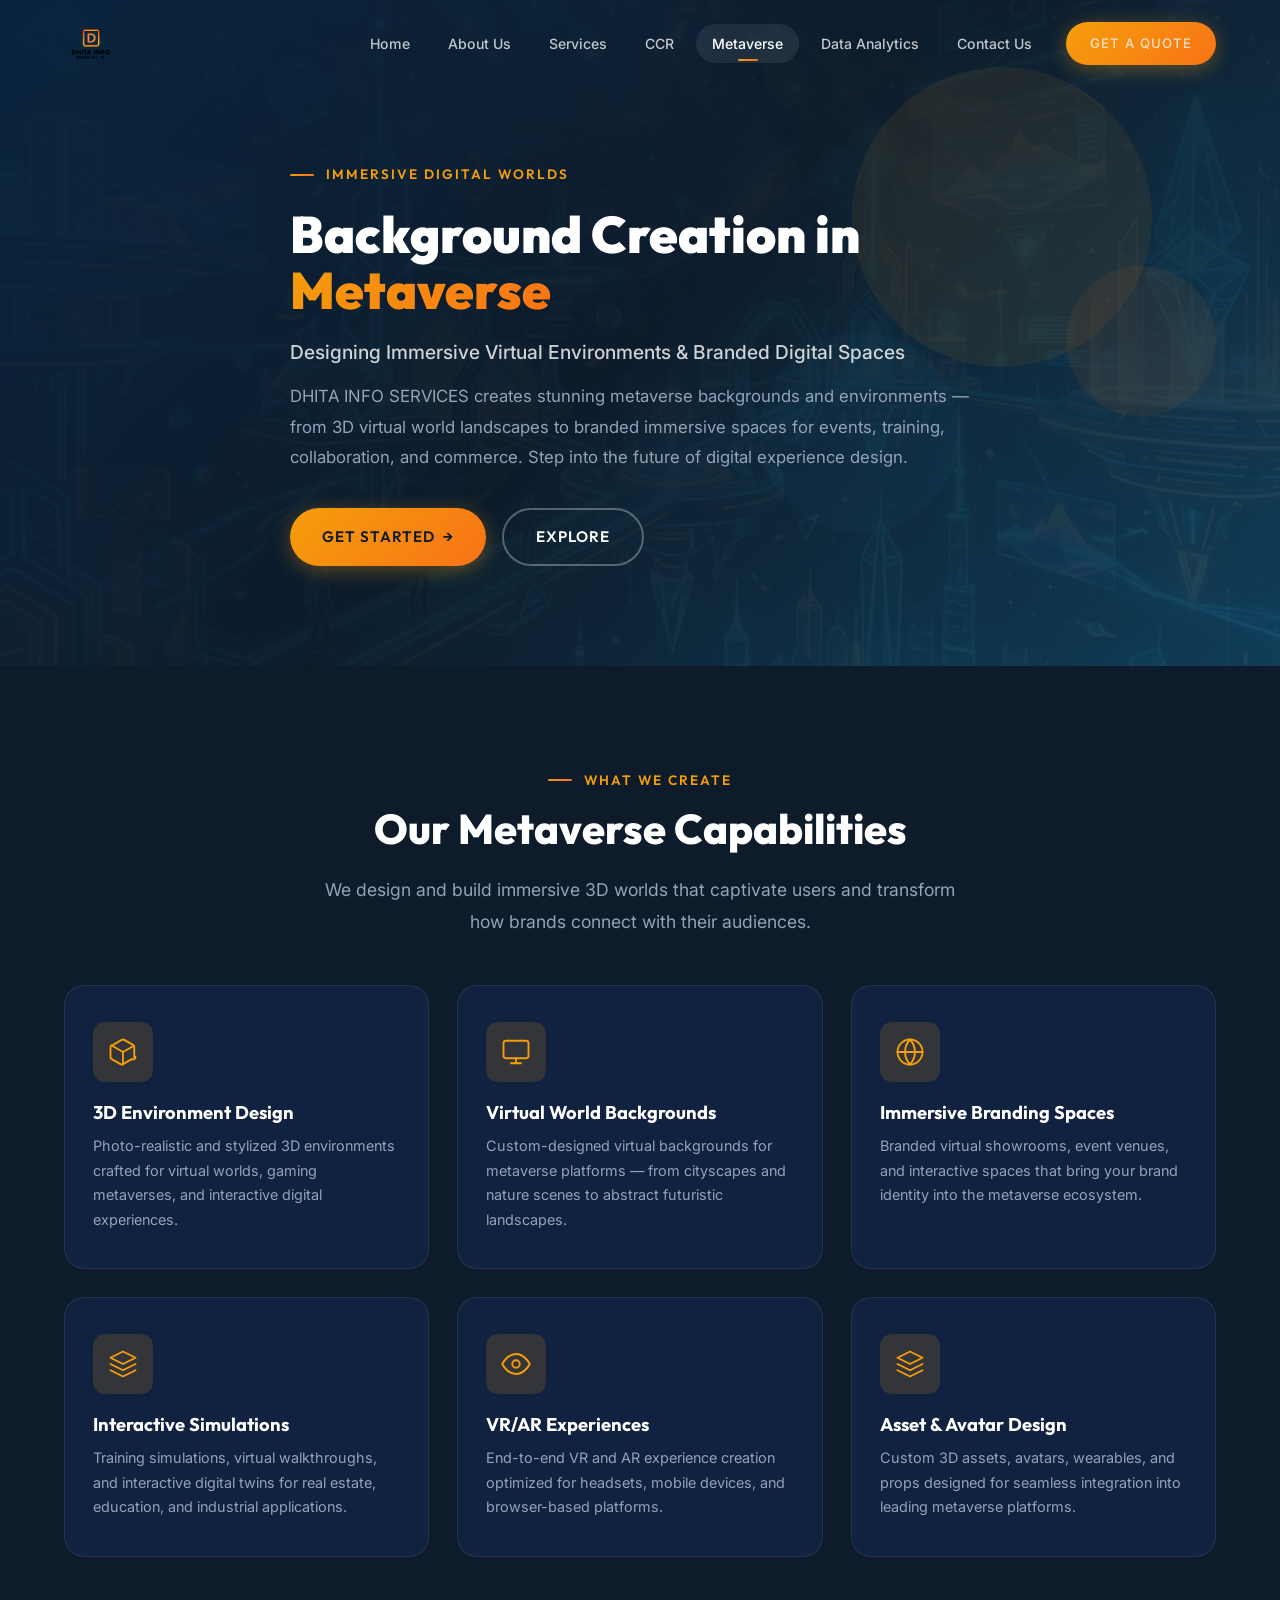
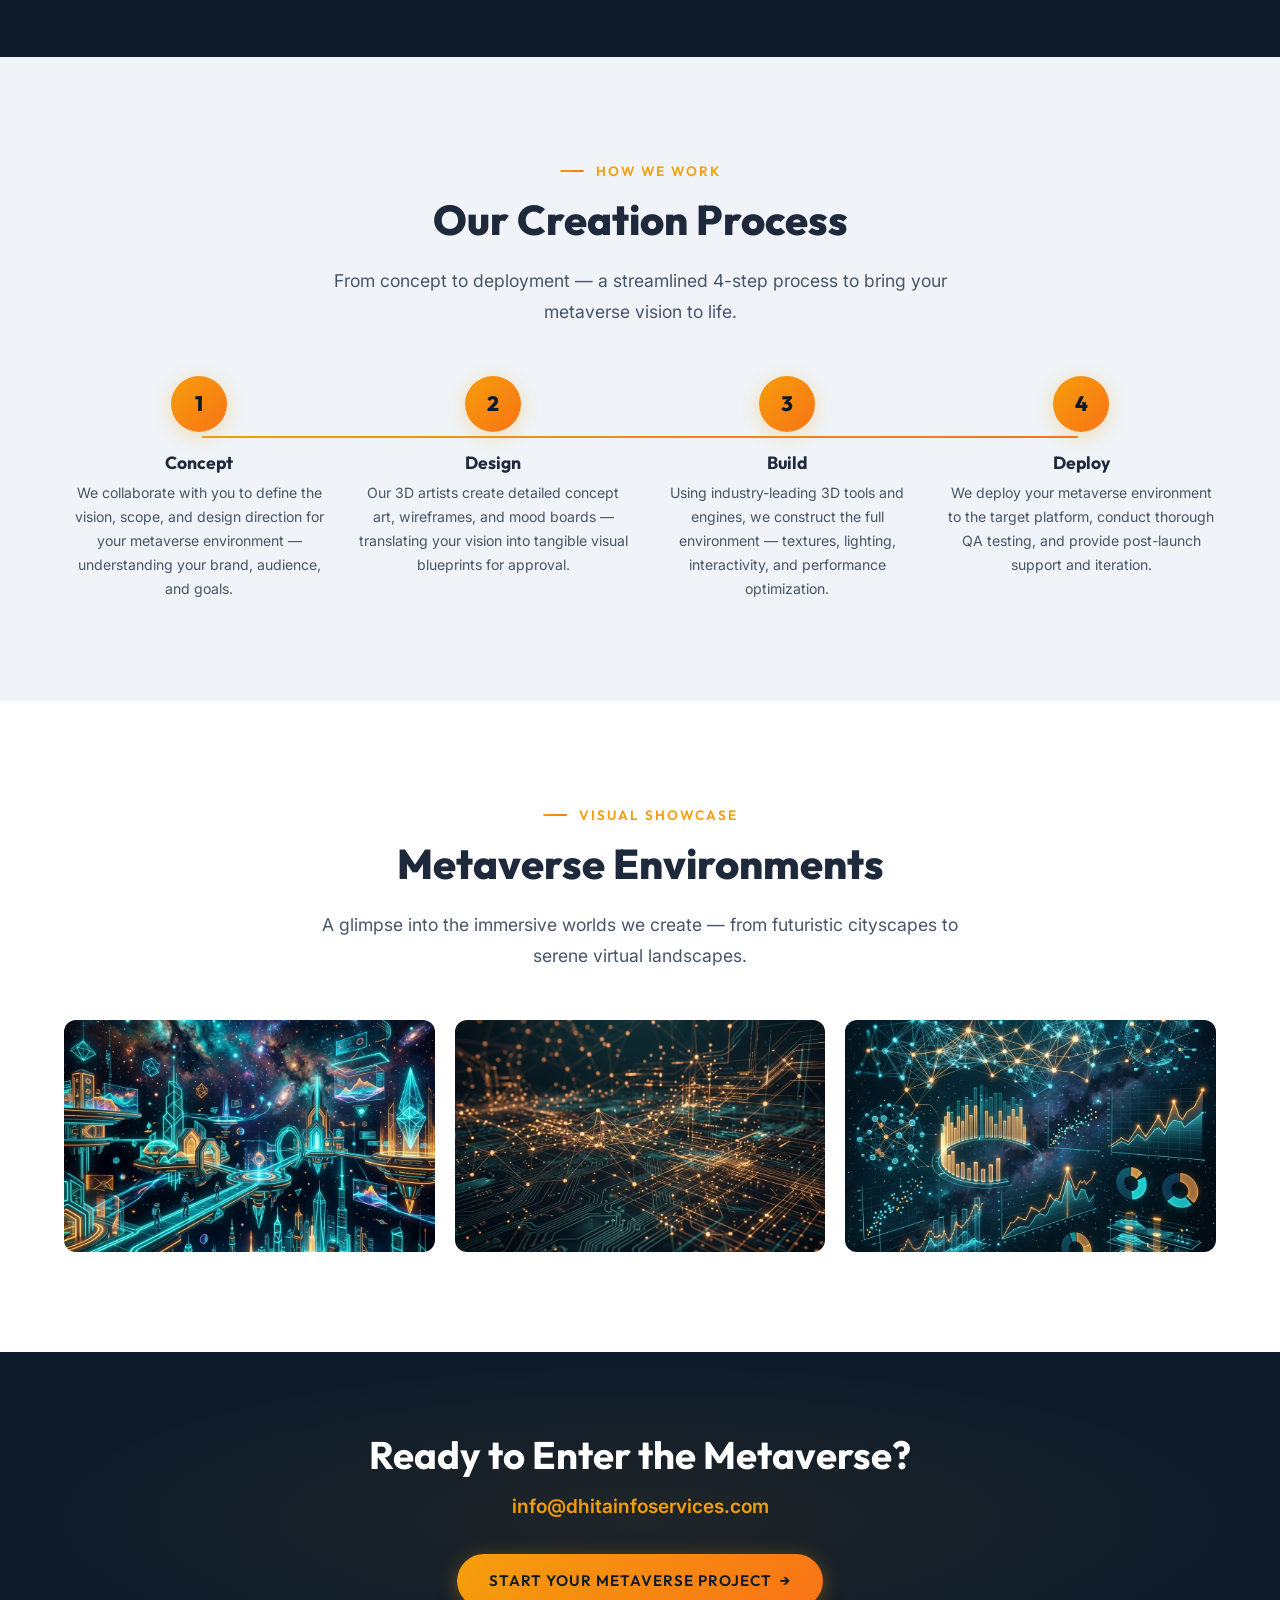
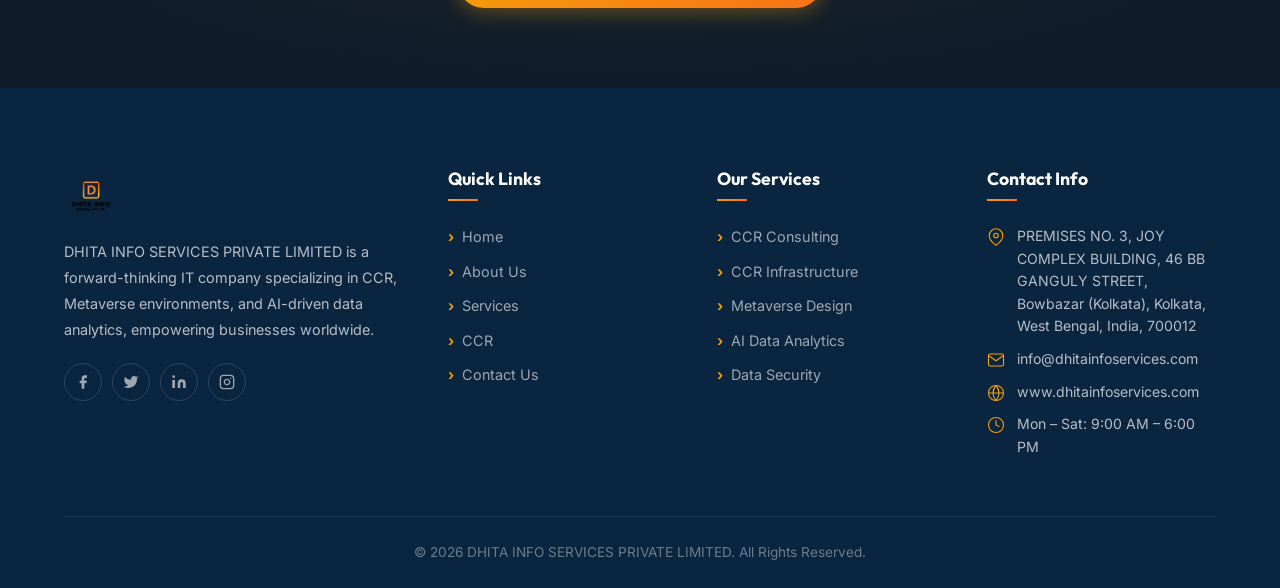
<file: metaverse.html>
<!DOCTYPE html>
<html lang="en">
<head>
  <meta charset="UTF-8">
  <meta name="viewport" content="width=device-width, initial-scale=1.0">
  <title>Metaverse Background Creation — DHITA INFO SERVICES</title>
  <meta name="description" content="DHITA's Metaverse services — immersive 3D environment design, virtual world backgrounds, and branded digital spaces for the metaverse ecosystem.">
  <link rel="stylesheet" href="css/style.css">
</head>
<body>

  <div class="nav-overlay"></div>

  <!-- ========== HEADER ========== -->
  <header class="header" id="header">
    <div class="container">
      <a href="index.html" class="logo">
        <img src="assets/images/Dhitalogo.png" alt="DHITA INFO SERVICES Logo" class="logo-img">
      </a>
      <nav class="nav-menu" id="navMenu">
        <a href="index.html">Home</a>
        <a href="about.html">About Us</a>
        <a href="services.html">Services</a>
        <a href="ccr.html">CCR</a>
        <a href="metaverse.html">Metaverse</a>
        <a href="data-analytics.html">Data Analytics</a>
        <a href="contact.html">Contact Us</a>
        <div class="nav-cta">
          <a href="contact.html" class="btn btn-primary btn-sm">Get a Quote</a>
        </div>
      </nav>
      <button class="nav-toggle" id="navToggle" aria-label="Toggle menu">
        <span></span><span></span><span></span>
      </button>
    </div>
  </header>

  <!-- ========== DETAIL HERO ========== -->
  <section class="detail-hero">
    <div class="hero-bg">
      <img src="assets/images/metaverse-vr.png" alt="Metaverse virtual reality environment">
    </div>
    <div class="hero-shapes">
      <div class="shape"></div>
      <div class="shape"></div>
      <div class="shape"></div>
    </div>
    <div class="container">
      <div class="hero-content">
        <span class="section-tag">Immersive Digital Worlds</span>
        <h1>Background Creation in <span style="background:var(--accent-gradient);-webkit-background-clip:text;-webkit-text-fill-color:transparent;background-clip:text;">Metaverse</span></h1>
        <p class="hero-sub">Designing Immersive Virtual Environments & Branded Digital Spaces</p>
        <p>DHITA INFO SERVICES creates stunning metaverse backgrounds and environments — from 3D virtual world landscapes to branded immersive spaces for events, training, collaboration, and commerce. Step into the future of digital experience design.</p>
        <div class="hero-buttons">
          <a href="contact.html" class="btn btn-primary">Get Started <span class="arrow">→</span></a>
          <a href="#capabilities" class="btn btn-outline">Explore</a>
        </div>
      </div>
    </div>
  </section>

  <!-- ========== METAVERSE CAPABILITIES ========== -->
  <section class="capabilities-section dark" id="capabilities">
    <div class="container">
      <div class="text-center">
        <span class="section-tag">What We Create</span>
        <h2 class="section-title">Our Metaverse Capabilities</h2>
        <p class="section-subtitle centered">We design and build immersive 3D worlds that captivate users and transform how brands connect with their audiences.</p>
      </div>
      <div class="capabilities-grid">
        <div class="capability-card animate-on-scroll delay-1">
          <div class="cap-icon">
            <svg viewBox="0 0 24 24" stroke-linecap="round" stroke-linejoin="round"><path d="M21 16V8a2 2 0 00-1-1.73l-7-4a2 2 0 00-2 0l-7 4A2 2 0 002 8v8a2 2 0 001 1.73l7 4a2 2 0 002 0l7-4A2 2 0 0022 16z"/><polyline points="3.27 6.96 12 12.01 20.73 6.96"/><line x1="12" y1="22.08" x2="12" y2="12"/></svg>
          </div>
          <h3>3D Environment Design</h3>
          <p>Photo-realistic and stylized 3D environments crafted for virtual worlds, gaming metaverses, and interactive digital experiences.</p>
        </div>
        <div class="capability-card animate-on-scroll delay-2">
          <div class="cap-icon">
            <svg viewBox="0 0 24 24" stroke-linecap="round" stroke-linejoin="round"><rect x="2" y="3" width="20" height="14" rx="2" ry="2"/><line x1="8" y1="21" x2="16" y2="21"/><line x1="12" y1="17" x2="12" y2="21"/></svg>
          </div>
          <h3>Virtual World Backgrounds</h3>
          <p>Custom-designed virtual backgrounds for metaverse platforms — from cityscapes and nature scenes to abstract futuristic landscapes.</p>
        </div>
        <div class="capability-card animate-on-scroll delay-3">
          <div class="cap-icon">
            <svg viewBox="0 0 24 24" stroke-linecap="round" stroke-linejoin="round"><circle cx="12" cy="12" r="10"/><path d="M2 12h20"/><path d="M12 2a15.3 15.3 0 014 10 15.3 15.3 0 01-4 10 15.3 15.3 0 01-4-10 15.3 15.3 0 014-10z"/></svg>
          </div>
          <h3>Immersive Branding Spaces</h3>
          <p>Branded virtual showrooms, event venues, and interactive spaces that bring your brand identity into the metaverse ecosystem.</p>
        </div>
        <div class="capability-card animate-on-scroll delay-4">
          <div class="cap-icon">
            <svg viewBox="0 0 24 24" stroke-linecap="round" stroke-linejoin="round"><polygon points="12 2 2 7 12 12 22 7 12 2"/><polyline points="2 17 12 22 22 17"/><polyline points="2 12 12 17 22 12"/></svg>
          </div>
          <h3>Interactive Simulations</h3>
          <p>Training simulations, virtual walkthroughs, and interactive digital twins for real estate, education, and industrial applications.</p>
        </div>
        <div class="capability-card animate-on-scroll delay-5">
          <div class="cap-icon">
            <svg viewBox="0 0 24 24" stroke-linecap="round" stroke-linejoin="round"><path d="M1 12s4-8 11-8 11 8 11 8-4 8-11 8-11-8-11-8z"/><circle cx="12" cy="12" r="3"/></svg>
          </div>
          <h3>VR/AR Experiences</h3>
          <p>End-to-end VR and AR experience creation optimized for headsets, mobile devices, and browser-based platforms.</p>
        </div>
        <div class="capability-card animate-on-scroll delay-6">
          <div class="cap-icon">
            <svg viewBox="0 0 24 24" stroke-linecap="round" stroke-linejoin="round"><path d="M12 2L2 7l10 5 10-5-10-5z"/><path d="M2 17l10 5 10-5"/><path d="M2 12l10 5 10-5"/></svg>
          </div>
          <h3>Asset & Avatar Design</h3>
          <p>Custom 3D assets, avatars, wearables, and props designed for seamless integration into leading metaverse platforms.</p>
        </div>
      </div>
    </div>
  </section>

  <!-- ========== PROCESS TIMELINE ========== -->
  <section class="process-section">
    <div class="container">
      <div class="text-center">
        <span class="section-tag">How We Work</span>
        <h2 class="section-title">Our Creation Process</h2>
        <p class="section-subtitle centered">From concept to deployment — a streamlined 4-step process to bring your metaverse vision to life.</p>
      </div>
      <div class="process-timeline">
        <div class="process-step animate-on-scroll delay-1">
          <div class="step-num">1</div>
          <h3>Concept</h3>
          <p>We collaborate with you to define the vision, scope, and design direction for your metaverse environment — understanding your brand, audience, and goals.</p>
        </div>
        <div class="process-step animate-on-scroll delay-2">
          <div class="step-num">2</div>
          <h3>Design</h3>
          <p>Our 3D artists create detailed concept art, wireframes, and mood boards — translating your vision into tangible visual blueprints for approval.</p>
        </div>
        <div class="process-step animate-on-scroll delay-3">
          <div class="step-num">3</div>
          <h3>Build</h3>
          <p>Using industry-leading 3D tools and engines, we construct the full environment — textures, lighting, interactivity, and performance optimization.</p>
        </div>
        <div class="process-step animate-on-scroll delay-4">
          <div class="step-num">4</div>
          <h3>Deploy</h3>
          <p>We deploy your metaverse environment to the target platform, conduct thorough QA testing, and provide post-launch support and iteration.</p>
        </div>
      </div>
    </div>
  </section>

  <!-- ========== GALLERY ========== -->
  <section class="gallery-section">
    <div class="container">
      <div class="text-center">
        <span class="section-tag">Visual Showcase</span>
        <h2 class="section-title">Metaverse Environments</h2>
        <p class="section-subtitle centered">A glimpse into the immersive worlds we create — from futuristic cityscapes to serene virtual landscapes.</p>
      </div>
      <div class="gallery-grid">
        <div class="gallery-item animate-on-scroll delay-1">
          <img src="assets/images/metaverse-vr.png" alt="Virtual reality metaverse cityscape">
        </div>
        <div class="gallery-item animate-on-scroll delay-2">
          <img src="assets/images/hero-bg.png" alt="Futuristic digital environment">
        </div>
        <div class="gallery-item animate-on-scroll delay-3">
          <img src="assets/images/data-analytics.png" alt="Immersive data-driven virtual space">
        </div>
      </div>
    </div>
  </section>

  <!-- ========== CTA BANNER ========== -->
  <section class="cta-banner">
    <div class="container">
      <h2 class="animate-on-scroll">Ready to Enter the Metaverse?</h2>
      <span class="cta-email animate-on-scroll delay-1">info@dhitainfoservices.com</span>
      <a href="contact.html" class="btn btn-primary animate-on-scroll delay-2">Start Your Metaverse Project <span class="arrow">→</span></a>
    </div>
  </section>

  <!-- ========== FOOTER ========== -->
  <footer class="footer" id="footer">
    <div class="container">
      <div class="footer-grid">
        <div class="footer-col footer-about">
          <a href="index.html" class="logo">
            <img src="assets/images/Dhitalogo.png" alt="DHITA INFO SERVICES Logo" class="logo-img">
          </a>
          <p>DHITA INFO SERVICES PRIVATE LIMITED is a forward-thinking IT company specializing in CCR, Metaverse environments, and AI-driven data analytics, empowering businesses worldwide.</p>
          <div class="footer-socials">
            <a href="#" aria-label="Facebook"><svg width="16" height="16" viewBox="0 0 24 24" fill="currentColor"><path d="M18 2h-3a5 5 0 00-5 5v3H7v4h3v8h4v-8h3l1-4h-4V7a1 1 0 011-1h3z"/></svg></a>
            <a href="#" aria-label="Twitter"><svg width="16" height="16" viewBox="0 0 24 24" fill="currentColor"><path d="M23 3a10.9 10.9 0 01-3.14 1.53 4.48 4.48 0 00-7.86 3v1A10.66 10.66 0 013 4s-4 9 5 13a11.64 11.64 0 01-7 2c9 5 20 0 20-11.5a4.5 4.5 0 00-.08-.83A7.72 7.72 0 0023 3z"/></svg></a>
            <a href="#" aria-label="LinkedIn"><svg width="16" height="16" viewBox="0 0 24 24" fill="currentColor"><path d="M16 8a6 6 0 016 6v7h-4v-7a2 2 0 00-2-2 2 2 0 00-2 2v7h-4v-7a6 6 0 016-6z"/><rect x="2" y="9" width="4" height="12"/><circle cx="4" cy="4" r="2"/></svg></a>
            <a href="#" aria-label="Instagram"><svg width="16" height="16" viewBox="0 0 24 24" fill="none" stroke="currentColor" stroke-width="2" stroke-linecap="round" stroke-linejoin="round"><rect x="2" y="2" width="20" height="20" rx="5" ry="5"/><path d="M16 11.37A4 4 0 1112.63 8 4 4 0 0116 11.37z"/><line x1="17.5" y1="6.5" x2="17.51" y2="6.5"/></svg></a>
          </div>
        </div>
        <div class="footer-col">
          <h4>Quick Links</h4>
          <ul>
            <li><a href="index.html">Home</a></li>
            <li><a href="about.html">About Us</a></li>
            <li><a href="services.html">Services</a></li>
            <li><a href="ccr.html">CCR</a></li>
            <li><a href="contact.html">Contact Us</a></li>
          </ul>
        </div>
        <div class="footer-col">
          <h4>Our Services</h4>
          <ul>
            <li><a href="ccr.html">CCR Consulting</a></li>
            <li><a href="ccr.html">CCR Infrastructure</a></li>
            <li><a href="metaverse.html">Metaverse Design</a></li>
            <li><a href="data-analytics.html">AI Data Analytics</a></li>
            <li><a href="services.html">Data Security</a></li>
          </ul>
        </div>
        <div class="footer-col">
          <h4>Contact Info</h4>
          <ul class="footer-contact">
            <li>
              <svg viewBox="0 0 24 24" fill="none" stroke-width="1.5" stroke-linecap="round" stroke-linejoin="round"><path d="M21 10c0 7-9 13-9 13s-9-6-9-13a9 9 0 0118 0z"/><circle cx="12" cy="10" r="3"/></svg>
              <span>PREMISES NO. 3, JOY COMPLEX BUILDING, 46 BB GANGULY STREET, Bowbazar (Kolkata), Kolkata, West Bengal, India, 700012</span>
            </li>
            <li>
              <svg viewBox="0 0 24 24" fill="none" stroke-width="1.5" stroke-linecap="round" stroke-linejoin="round"><path d="M4 4h16c1.1 0 2 .9 2 2v12c0 1.1-.9 2-2 2H4c-1.1 0-2-.9-2-2V6c0-1.1.9-2 2-2z"/><polyline points="22,6 12,13 2,6"/></svg>
              <span>info@dhitainfoservices.com</span>
            </li>
            <li>
              <svg viewBox="0 0 24 24" fill="none" stroke-width="1.5" stroke-linecap="round" stroke-linejoin="round"><circle cx="12" cy="12" r="10"/><line x1="2" y1="12" x2="22" y2="12"/><path d="M12 2a15.3 15.3 0 0 1 4 10 15.3 15.3 0 0 1-4 10 15.3 15.3 0 0 1-4-10 15.3 15.3 0 0 1 4-10z"/></svg>
              <span>www.dhitainfoservices.com</span>
            </li>
            <li>
              <svg viewBox="0 0 24 24" fill="none" stroke-width="1.5" stroke-linecap="round" stroke-linejoin="round"><circle cx="12" cy="12" r="10"/><polyline points="12 6 12 12 16 14"/></svg>
              <span>Mon – Sat: 9:00 AM – 6:00 PM</span>
            </li>
          </ul>
        </div>
      </div>
      <div class="footer-bottom">
        <p>© 2026 DHITA INFO SERVICES PRIVATE LIMITED. All Rights Reserved.</p>
      </div>
    </div>
  </footer>

  <script src="js/script.js"></script>
</body>
</html>
</file>
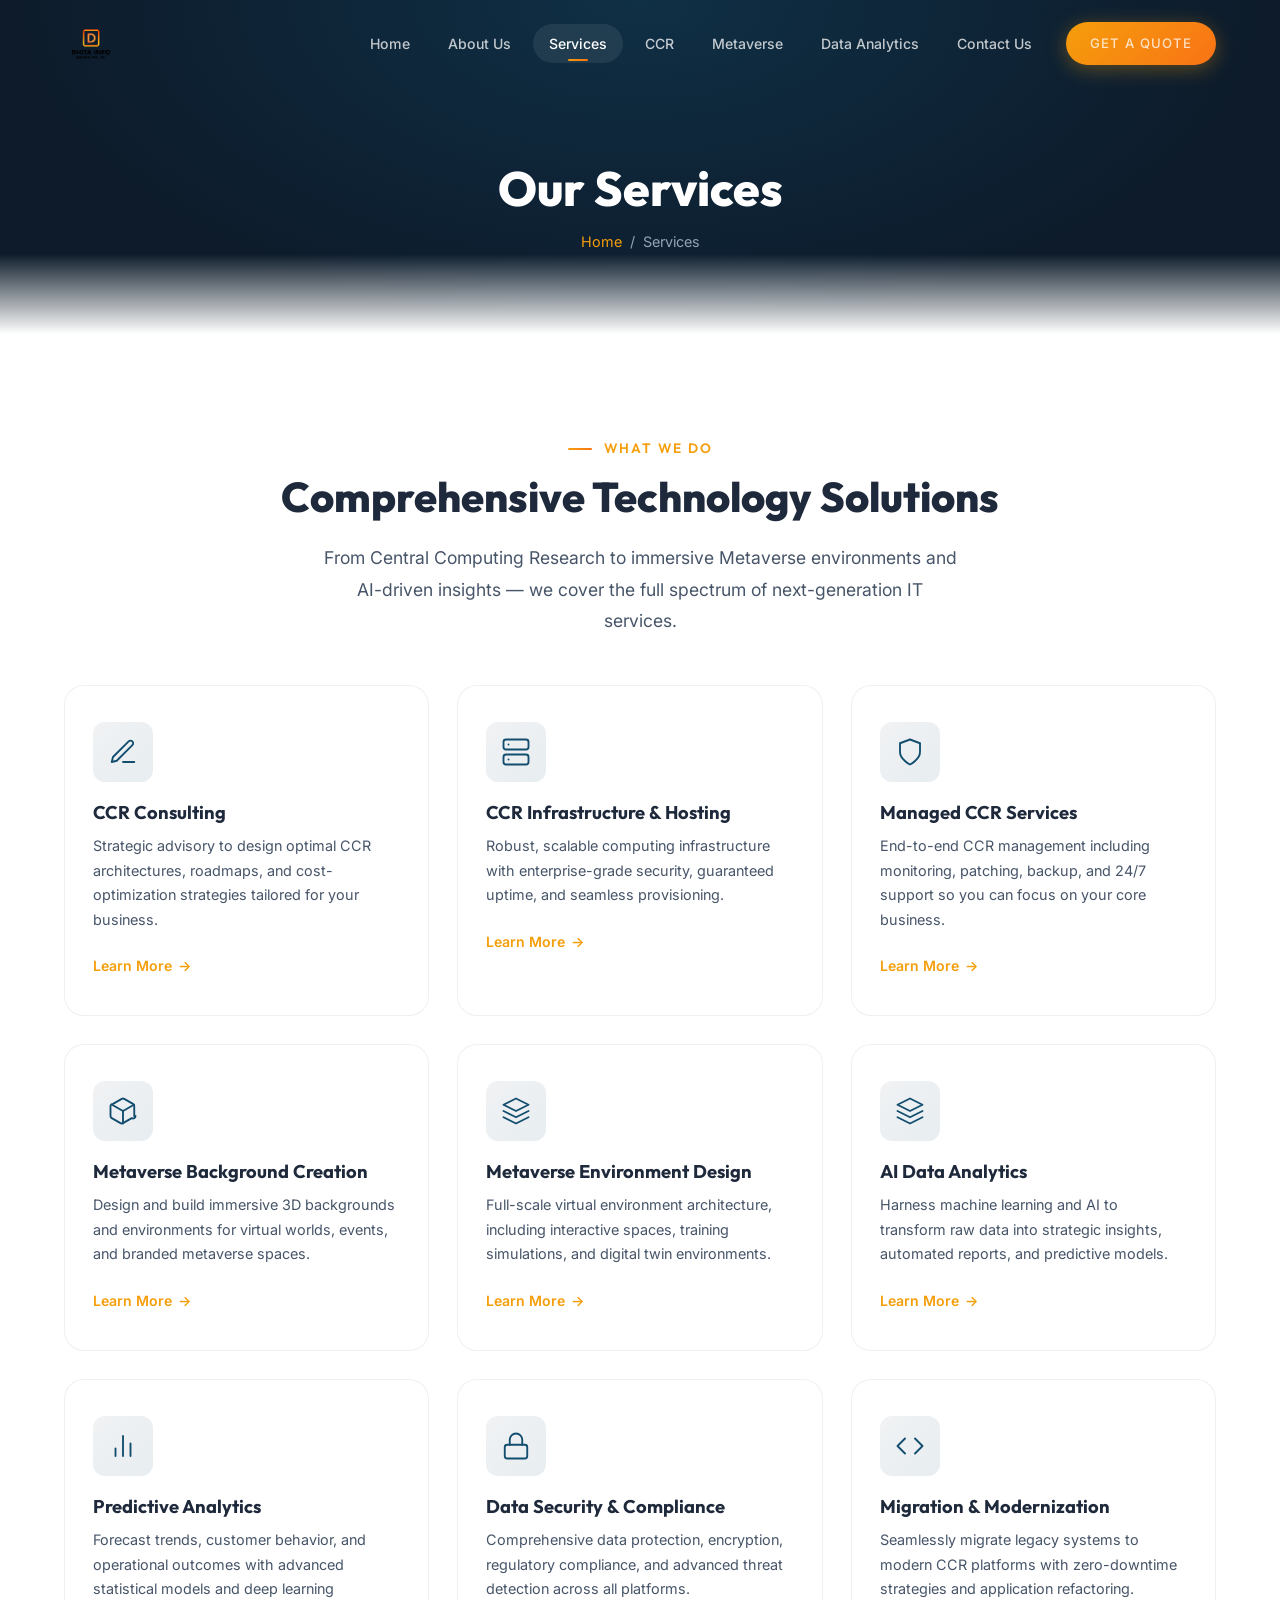
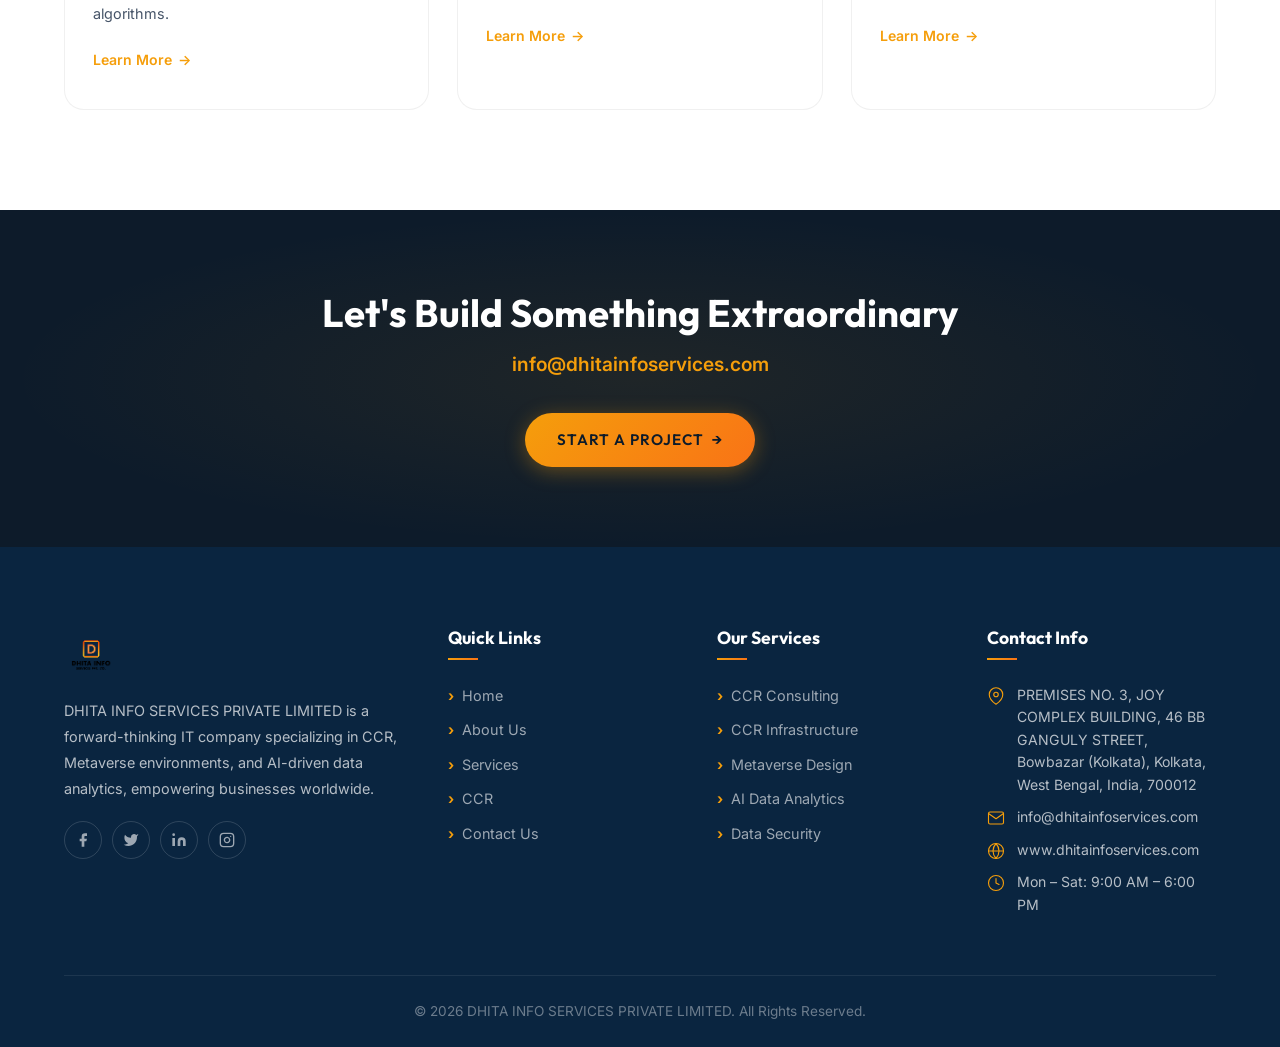
<file: services.html>
<!DOCTYPE html>
<html lang="en">
<head>
  <meta charset="UTF-8">
  <meta name="viewport" content="width=device-width, initial-scale=1.0">
  <title>Our Services — DHITA INFO SERVICES</title>
  <meta name="description" content="Explore DHITA INFO SERVICES' full range of technology solutions including CCR Consulting, Metaverse Design, AI Data Analytics, and more.">
  <link rel="stylesheet" href="css/style.css">
</head>
<body>

  <div class="nav-overlay"></div>

  <!-- ========== HEADER ========== -->
  <header class="header" id="header">
    <div class="container">
      <a href="index.html" class="logo">
        <img src="assets/images/Dhitalogo.png" alt="DHITA INFO SERVICES Logo" class="logo-img">
      </a>
      <nav class="nav-menu" id="navMenu">
        <a href="index.html">Home</a>
        <a href="about.html">About Us</a>
        <a href="services.html">Services</a>
        <a href="ccr.html">CCR</a>
        <a href="metaverse.html">Metaverse</a>
        <a href="data-analytics.html">Data Analytics</a>
        <a href="contact.html">Contact Us</a>
        <div class="nav-cta">
          <a href="contact.html" class="btn btn-primary btn-sm">Get a Quote</a>
        </div>
      </nav>
      <button class="nav-toggle" id="navToggle" aria-label="Toggle menu">
        <span></span><span></span><span></span>
      </button>
    </div>
  </header>

  <!-- ========== PAGE HEADER ========== -->
  <section class="page-header">
    <div class="container">
      <h1>Our Services</h1>
      <div class="breadcrumb">
        <a href="index.html">Home</a>
        <span>/</span>
        <span>Services</span>
      </div>
    </div>
  </section>

  <!-- ========== SERVICES GRID ========== -->
  <section class="services-section">
    <div class="container">
      <div class="text-center">
        <span class="section-tag">What We Do</span>
        <h2 class="section-title">Comprehensive Technology Solutions</h2>
        <p class="section-subtitle centered">From Central Computing Research to immersive Metaverse environments and AI-driven insights — we cover the full spectrum of next-generation IT services.</p>
      </div>
      <div class="services-grid">

        <!-- 1. CCR Consulting -->
        <div class="service-card animate-on-scroll delay-1">
          <div class="svc-icon">
            <svg viewBox="0 0 24 24" stroke-linecap="round" stroke-linejoin="round"><path d="M12 20h9"/><path d="M16.5 3.5a2.121 2.121 0 013 3L7 19l-4 1 1-4L16.5 3.5z"/></svg>
          </div>
          <h3>CCR Consulting</h3>
          <p>Strategic advisory to design optimal CCR architectures, roadmaps, and cost-optimization strategies tailored for your business.</p>
          <a href="ccr.html" class="svc-link">Learn More <span class="arrow">→</span></a>
        </div>

        <!-- 2. CCR Infrastructure -->
        <div class="service-card animate-on-scroll delay-2">
          <div class="svc-icon">
            <svg viewBox="0 0 24 24" stroke-linecap="round" stroke-linejoin="round"><rect x="2" y="2" width="20" height="8" rx="2" ry="2"/><rect x="2" y="14" width="20" height="8" rx="2" ry="2"/><line x1="6" y1="6" x2="6.01" y2="6"/><line x1="6" y1="18" x2="6.01" y2="18"/></svg>
          </div>
          <h3>CCR Infrastructure & Hosting</h3>
          <p>Robust, scalable computing infrastructure with enterprise-grade security, guaranteed uptime, and seamless provisioning.</p>
          <a href="ccr.html" class="svc-link">Learn More <span class="arrow">→</span></a>
        </div>

        <!-- 3. Managed CCR Services -->
        <div class="service-card animate-on-scroll delay-3">
          <div class="svc-icon">
            <svg viewBox="0 0 24 24" stroke-linecap="round" stroke-linejoin="round"><path d="M12 22s8-4 8-10V5l-8-3-8 3v7c0 6 8 10 8 10z"/></svg>
          </div>
          <h3>Managed CCR Services</h3>
          <p>End-to-end CCR management including monitoring, patching, backup, and 24/7 support so you can focus on your core business.</p>
          <a href="ccr.html" class="svc-link">Learn More <span class="arrow">→</span></a>
        </div>

        <!-- 4. Metaverse Background Creation -->
        <div class="service-card animate-on-scroll delay-1">
          <div class="svc-icon">
            <svg viewBox="0 0 24 24" stroke-linecap="round" stroke-linejoin="round"><path d="M21 16V8a2 2 0 00-1-1.73l-7-4a2 2 0 00-2 0l-7 4A2 2 0 002 8v8a2 2 0 001 1.73l7 4a2 2 0 002 0l7-4A2 2 0 0022 16z"/><polyline points="3.27 6.96 12 12.01 20.73 6.96"/><line x1="12" y1="22.08" x2="12" y2="12"/></svg>
          </div>
          <h3>Metaverse Background Creation</h3>
          <p>Design and build immersive 3D backgrounds and environments for virtual worlds, events, and branded metaverse spaces.</p>
          <a href="metaverse.html" class="svc-link">Learn More <span class="arrow">→</span></a>
        </div>

        <!-- 5. Metaverse Environment Design -->
        <div class="service-card animate-on-scroll delay-2">
          <div class="svc-icon">
            <svg viewBox="0 0 24 24" stroke-linecap="round" stroke-linejoin="round"><polygon points="12 2 2 7 12 12 22 7 12 2"/><polyline points="2 17 12 22 22 17"/><polyline points="2 12 12 17 22 12"/></svg>
          </div>
          <h3>Metaverse Environment Design</h3>
          <p>Full-scale virtual environment architecture, including interactive spaces, training simulations, and digital twin environments.</p>
          <a href="metaverse.html" class="svc-link">Learn More <span class="arrow">→</span></a>
        </div>

        <!-- 6. AI Data Analytics -->
        <div class="service-card animate-on-scroll delay-3">
          <div class="svc-icon">
            <svg viewBox="0 0 24 24" stroke-linecap="round" stroke-linejoin="round"><path d="M12 2L2 7l10 5 10-5-10-5z"/><path d="M2 17l10 5 10-5"/><path d="M2 12l10 5 10-5"/></svg>
          </div>
          <h3>AI Data Analytics</h3>
          <p>Harness machine learning and AI to transform raw data into strategic insights, automated reports, and predictive models.</p>
          <a href="data-analytics.html" class="svc-link">Learn More <span class="arrow">→</span></a>
        </div>

        <!-- 7. Predictive Analytics -->
        <div class="service-card animate-on-scroll delay-1">
          <div class="svc-icon">
            <svg viewBox="0 0 24 24" stroke-linecap="round" stroke-linejoin="round"><line x1="18" y1="20" x2="18" y2="10"/><line x1="12" y1="20" x2="12" y2="4"/><line x1="6" y1="20" x2="6" y2="14"/></svg>
          </div>
          <h3>Predictive Analytics</h3>
          <p>Forecast trends, customer behavior, and operational outcomes with advanced statistical models and deep learning algorithms.</p>
          <a href="data-analytics.html" class="svc-link">Learn More <span class="arrow">→</span></a>
        </div>

        <!-- 8. Data Security & Compliance -->
        <div class="service-card animate-on-scroll delay-2">
          <div class="svc-icon">
            <svg viewBox="0 0 24 24" stroke-linecap="round" stroke-linejoin="round"><rect x="3" y="11" width="18" height="11" rx="2" ry="2"/><path d="M7 11V7a5 5 0 0110 0v4"/></svg>
          </div>
          <h3>Data Security & Compliance</h3>
          <p>Comprehensive data protection, encryption, regulatory compliance, and advanced threat detection across all platforms.</p>
          <a href="contact.html" class="svc-link">Learn More <span class="arrow">→</span></a>
        </div>

        <!-- 9. Migration & Modernization -->
        <div class="service-card animate-on-scroll delay-3">
          <div class="svc-icon">
            <svg viewBox="0 0 24 24" stroke-linecap="round" stroke-linejoin="round"><polyline points="16 18 22 12 16 6"/><polyline points="8 6 2 12 8 18"/></svg>
          </div>
          <h3>Migration & Modernization</h3>
          <p>Seamlessly migrate legacy systems to modern CCR platforms with zero-downtime strategies and application refactoring.</p>
          <a href="ccr.html" class="svc-link">Learn More <span class="arrow">→</span></a>
        </div>

      </div>
    </div>
  </section>

  <!-- ========== CTA BANNER ========== -->
  <section class="cta-banner">
    <div class="container">
      <h2 class="animate-on-scroll">Let's Build Something Extraordinary</h2>
      <span class="cta-email animate-on-scroll delay-1">info@dhitainfoservices.com</span>
      <a href="contact.html" class="btn btn-primary animate-on-scroll delay-2">Start a Project <span class="arrow">→</span></a>
    </div>
  </section>

  <!-- ========== FOOTER ========== -->
  <footer class="footer" id="footer">
    <div class="container">
      <div class="footer-grid">
        <div class="footer-col footer-about">
          <a href="index.html" class="logo">
            <img src="assets/images/Dhitalogo.png" alt="DHITA INFO SERVICES Logo" class="logo-img">
          </a>
          <p>DHITA INFO SERVICES PRIVATE LIMITED is a forward-thinking IT company specializing in CCR, Metaverse environments, and AI-driven data analytics, empowering businesses worldwide.</p>
          <div class="footer-socials">
            <a href="#" aria-label="Facebook"><svg width="16" height="16" viewBox="0 0 24 24" fill="currentColor"><path d="M18 2h-3a5 5 0 00-5 5v3H7v4h3v8h4v-8h3l1-4h-4V7a1 1 0 011-1h3z"/></svg></a>
            <a href="#" aria-label="Twitter"><svg width="16" height="16" viewBox="0 0 24 24" fill="currentColor"><path d="M23 3a10.9 10.9 0 01-3.14 1.53 4.48 4.48 0 00-7.86 3v1A10.66 10.66 0 013 4s-4 9 5 13a11.64 11.64 0 01-7 2c9 5 20 0 20-11.5a4.5 4.5 0 00-.08-.83A7.72 7.72 0 0023 3z"/></svg></a>
            <a href="#" aria-label="LinkedIn"><svg width="16" height="16" viewBox="0 0 24 24" fill="currentColor"><path d="M16 8a6 6 0 016 6v7h-4v-7a2 2 0 00-2-2 2 2 0 00-2 2v7h-4v-7a6 6 0 016-6z"/><rect x="2" y="9" width="4" height="12"/><circle cx="4" cy="4" r="2"/></svg></a>
            <a href="#" aria-label="Instagram"><svg width="16" height="16" viewBox="0 0 24 24" fill="none" stroke="currentColor" stroke-width="2" stroke-linecap="round" stroke-linejoin="round"><rect x="2" y="2" width="20" height="20" rx="5" ry="5"/><path d="M16 11.37A4 4 0 1112.63 8 4 4 0 0116 11.37z"/><line x1="17.5" y1="6.5" x2="17.51" y2="6.5"/></svg></a>
          </div>
        </div>
        <div class="footer-col">
          <h4>Quick Links</h4>
          <ul>
            <li><a href="index.html">Home</a></li>
            <li><a href="about.html">About Us</a></li>
            <li><a href="services.html">Services</a></li>
            <li><a href="ccr.html">CCR</a></li>
            <li><a href="contact.html">Contact Us</a></li>
          </ul>
        </div>
        <div class="footer-col">
          <h4>Our Services</h4>
          <ul>
            <li><a href="ccr.html">CCR Consulting</a></li>
            <li><a href="ccr.html">CCR Infrastructure</a></li>
            <li><a href="metaverse.html">Metaverse Design</a></li>
            <li><a href="data-analytics.html">AI Data Analytics</a></li>
            <li><a href="services.html">Data Security</a></li>
          </ul>
        </div>
        <div class="footer-col">
          <h4>Contact Info</h4>
          <ul class="footer-contact">
            <li>
              <svg viewBox="0 0 24 24" fill="none" stroke-width="1.5" stroke-linecap="round" stroke-linejoin="round"><path d="M21 10c0 7-9 13-9 13s-9-6-9-13a9 9 0 0118 0z"/><circle cx="12" cy="10" r="3"/></svg>
              <span>PREMISES NO. 3, JOY COMPLEX BUILDING, 46 BB GANGULY STREET, Bowbazar (Kolkata), Kolkata, West Bengal, India, 700012</span>
            </li>
            <li>
              <svg viewBox="0 0 24 24" fill="none" stroke-width="1.5" stroke-linecap="round" stroke-linejoin="round"><path d="M4 4h16c1.1 0 2 .9 2 2v12c0 1.1-.9 2-2 2H4c-1.1 0-2-.9-2-2V6c0-1.1.9-2 2-2z"/><polyline points="22,6 12,13 2,6"/></svg>
              <span>info@dhitainfoservices.com</span>
            </li>
            <li>
              <svg viewBox="0 0 24 24" fill="none" stroke-width="1.5" stroke-linecap="round" stroke-linejoin="round"><circle cx="12" cy="12" r="10"/><line x1="2" y1="12" x2="22" y2="12"/><path d="M12 2a15.3 15.3 0 0 1 4 10 15.3 15.3 0 0 1-4 10 15.3 15.3 0 0 1-4-10 15.3 15.3 0 0 1 4-10z"/></svg>
              <span>www.dhitainfoservices.com</span>
            </li>
            <li>
              <svg viewBox="0 0 24 24" fill="none" stroke-width="1.5" stroke-linecap="round" stroke-linejoin="round"><circle cx="12" cy="12" r="10"/><polyline points="12 6 12 12 16 14"/></svg>
              <span>Mon – Sat: 9:00 AM – 6:00 PM</span>
            </li>
          </ul>
        </div>
      </div>
      <div class="footer-bottom">
        <p>© 2026 DHITA INFO SERVICES PRIVATE LIMITED. All Rights Reserved.</p>
      </div>
    </div>
  </footer>

  <script src="js/script.js"></script>
</body>
</html>
</file>
<file: css/style.css>
/* ============================================
   DHITA INFO SERVICES — Master Stylesheet
   ============================================ */

/* ---------- Google Fonts ---------- */
@import url('https://fonts.googleapis.com/css2?family=Inter:wght@300;400;500;600;700&family=Outfit:wght@400;500;600;700;800;900&display=swap');

/* ---------- CSS Custom Properties ---------- */
:root {
  /* Primary palette */
  --primary:        #0a2540;
  --primary-light:  #134e6f;
  --primary-mid:    #1b6b93;

  /* Accent (amber-orange gradient endpoints) */
  --accent:         #f59e0b;
  --accent-dark:    #d97706;
  --accent-hot:     #f97316;
  --accent-glow:    rgba(245, 158, 11, 0.15);
  --accent-gradient: linear-gradient(135deg, #f59e0b 0%, #f97316 100%);

  /* Surfaces */
  --surface-dark:   #0d1b2a;
  --surface-card:   #112240;
  --surface-light:  #f0f4f8;
  --surface-white:  #ffffff;

  /* Text */
  --text-white:     #ffffff;
  --text-dark:      #1e293b;
  --text-muted:     #94a3b8;
  --text-body:      #475569;

  /* Borders & misc */
  --border-subtle:  rgba(255,255,255,0.08);
  --glass-bg:       rgba(10, 37, 64, 0.85);
  --glass-blur:     blur(16px);
  --shadow-sm:      0 2px 8px rgba(0,0,0,0.08);
  --shadow-md:      0 8px 24px rgba(0,0,0,0.12);
  --shadow-lg:      0 16px 48px rgba(0,0,0,0.18);
  --shadow-glow:    0 0 30px rgba(245,158,11,0.2);

  /* Typography */
  --font-body:      'Inter', sans-serif;
  --font-heading:   'Outfit', sans-serif;

  /* Spacing */
  --section-pad:    100px 0;
  --container-max:  1200px;

  /* Transitions */
  --transition:     all 0.3s cubic-bezier(0.4, 0, 0.2, 1);
  --transition-slow: all 0.6s cubic-bezier(0.4, 0, 0.2, 1);

  /* Border radius */
  --radius-sm:      8px;
  --radius-md:      12px;
  --radius-lg:      20px;
  --radius-xl:      28px;
  --radius-full:    9999px;
}

/* ---------- Reset / Base ---------- */
*,
*::before,
*::after {
  margin: 0;
  padding: 0;
  box-sizing: border-box;
}

html {
  scroll-behavior: smooth;
  font-size: 16px;
}

body {
  font-family: var(--font-body);
  color: var(--text-dark);
  background: var(--surface-white);
  line-height: 1.7;
  overflow-x: hidden;
  -webkit-font-smoothing: antialiased;
}

img {
  max-width: 100%;
  height: auto;
  display: block;
}

a {
  text-decoration: none;
  color: inherit;
  transition: var(--transition);
}

ul, ol {
  list-style: none;
}

h1, h2, h3, h4, h5, h6 {
  font-family: var(--font-heading);
  font-weight: 700;
  line-height: 1.2;
}

/* ---------- Container ---------- */
.container {
  max-width: var(--container-max);
  margin: 0 auto;
  padding: 0 24px;
}

/* ---------- Utility Classes ---------- */
.text-center  { text-align: center; }
.text-accent  { color: var(--accent); }
.text-white   { color: var(--text-white); }
.text-muted   { color: var(--text-muted); }

.section-tag {
  display: inline-block;
  font-family: var(--font-heading);
  font-size: 0.85rem;
  font-weight: 600;
  letter-spacing: 2px;
  text-transform: uppercase;
  color: var(--accent);
  margin-bottom: 12px;
  position: relative;
  padding-left: 36px;
}

.section-tag::before {
  content: '';
  position: absolute;
  left: 0;
  top: 50%;
  transform: translateY(-50%);
  width: 24px;
  height: 2px;
  background: var(--accent-gradient);
  border-radius: 2px;
}

.section-title {
  font-size: 2.6rem;
  font-weight: 800;
  margin-bottom: 20px;
}

.section-subtitle {
  font-size: 1.1rem;
  color: var(--text-body);
  max-width: 640px;
  line-height: 1.8;
}

.section-subtitle.centered {
  margin: 0 auto;
}

/* ---------- Buttons ---------- */
.btn {
  display: inline-flex;
  align-items: center;
  gap: 8px;
  font-family: var(--font-heading);
  font-weight: 600;
  font-size: 0.95rem;
  padding: 14px 32px;
  border: none;
  border-radius: var(--radius-full);
  cursor: pointer;
  transition: var(--transition);
  text-transform: uppercase;
  letter-spacing: 1px;
  position: relative;
  overflow: hidden;
}

.btn::before {
  content: '';
  position: absolute;
  inset: 0;
  background: rgba(255,255,255,0.15);
  transform: translateX(-100%);
  transition: transform 0.4s ease;
}

.btn:hover::before {
  transform: translateX(0);
}

.btn-primary {
  background: var(--accent-gradient);
  color: var(--surface-dark);
  box-shadow: 0 4px 20px rgba(245, 158, 11, 0.35);
}

.btn-primary:hover {
  transform: translateY(-2px);
  box-shadow: 0 8px 32px rgba(245, 158, 11, 0.5);
}

.btn-outline {
  background: transparent;
  color: var(--text-white);
  border: 2px solid rgba(255,255,255,0.3);
}

.btn-outline:hover {
  border-color: var(--accent);
  color: var(--accent);
  transform: translateY(-2px);
}

.btn-dark {
  background: var(--primary);
  color: var(--text-white);
}

.btn-dark:hover {
  background: var(--primary-light);
  transform: translateY(-2px);
  box-shadow: var(--shadow-md);
}

.btn-sm {
  padding: 10px 24px;
  font-size: 0.85rem;
}

.btn i,
.btn svg {
  font-size: 1.1em;
}

/* Arrow icon for buttons */
.btn .arrow {
  display: inline-block;
  transition: transform 0.3s ease;
}

.btn:hover .arrow {
  transform: translateX(4px);
}

/* ---------- Header / Nav ---------- */
.header {
  position: fixed;
  top: 0;
  left: 0;
  width: 100%;
  z-index: 1000;
  transition: var(--transition);
  padding: 16px 0;
}

.header.scrolled {
  background: var(--glass-bg);
  backdrop-filter: var(--glass-blur);
  -webkit-backdrop-filter: var(--glass-blur);
  padding: 10px 0;
  box-shadow: 0 4px 30px rgba(0,0,0,0.2);
  border-bottom: 1px solid var(--border-subtle);
}

.header .container {
  display: flex;
  align-items: center;
  justify-content: space-between;
}

.logo {
  display: flex;
  align-items: center;
}

.logo-img {
  height: 55px;
  width: auto;
  object-fit: contain;
}

.nav-menu {
  display: flex;
  align-items: center;
  gap: 6px;
}

.nav-menu a {
  font-family: var(--font-body);
  font-size: 0.88rem;
  font-weight: 500;
  color: rgba(255,255,255,0.75);
  padding: 8px 16px;
  border-radius: var(--radius-full);
  transition: var(--transition);
  position: relative;
}

.nav-menu a:hover,
.nav-menu a.active {
  color: var(--text-white);
  background: rgba(255,255,255,0.08);
}

.nav-menu a.active::after {
  content: '';
  position: absolute;
  bottom: 2px;
  left: 50%;
  transform: translateX(-50%);
  width: 20px;
  height: 2px;
  background: var(--accent-gradient);
  border-radius: 2px;
}

.nav-cta {
  margin-left: 12px;
}

.nav-cta .btn {
  padding: 10px 24px;
  font-size: 0.82rem;
}

/* Mobile Toggle */
.nav-toggle {
  display: none;
  flex-direction: column;
  gap: 5px;
  background: none;
  border: none;
  cursor: pointer;
  padding: 4px;
  z-index: 1001;
}

.nav-toggle span {
  display: block;
  width: 26px;
  height: 2px;
  background: var(--text-white);
  border-radius: 2px;
  transition: var(--transition);
}

.nav-toggle.active span:nth-child(1) {
  transform: rotate(45deg) translate(5px, 5px);
}

.nav-toggle.active span:nth-child(2) {
  opacity: 0;
}

.nav-toggle.active span:nth-child(3) {
  transform: rotate(-45deg) translate(5px, -5px);
}

/* ---------- Page Header Banner ---------- */
.page-header {
  background: var(--surface-dark);
  padding: 160px 0 80px;
  text-align: center;
  position: relative;
  overflow: hidden;
}

.page-header::before {
  content: '';
  position: absolute;
  inset: 0;
  background: radial-gradient(ellipse at 50% 0%, rgba(19, 78, 111, 0.4) 0%, transparent 70%);
}

.page-header::after {
  content: '';
  position: absolute;
  bottom: 0;
  left: 0;
  width: 100%;
  height: 80px;
  background: linear-gradient(to top, var(--surface-white), transparent);
}

.page-header h1 {
  font-size: 3rem;
  font-weight: 800;
  color: var(--text-white);
  position: relative;
  z-index: 1;
  margin-bottom: 12px;
}

.page-header .breadcrumb {
  display: flex;
  align-items: center;
  justify-content: center;
  gap: 8px;
  font-size: 0.9rem;
  color: var(--text-muted);
  position: relative;
  z-index: 1;
}

.page-header .breadcrumb a {
  color: var(--accent);
}

.page-header .breadcrumb a:hover {
  text-decoration: underline;
}

/* ---------- Hero Section ---------- */
.hero {
  position: relative;
  min-height: 100vh;
  display: flex;
  align-items: center;
  background: var(--surface-dark);
  overflow: hidden;
}

.hero-bg {
  position: absolute;
  inset: 0;
  z-index: 0;
}

.hero-bg img {
  width: 100%;
  height: 100%;
  object-fit: cover;
  opacity: 0.35;
}

.hero-bg::after {
  content: '';
  position: absolute;
  inset: 0;
  background: linear-gradient(135deg, rgba(10,37,64,0.92) 0%, rgba(13,27,42,0.8) 50%, rgba(19,78,111,0.6) 100%);
}

.hero-content {
  position: relative;
  z-index: 2;
  max-width: 720px;
  padding: 120px 0 80px;
}

.hero-content .section-tag {
  color: var(--accent);
  margin-bottom: 20px;
}

.hero-content h1 {
  font-size: 3.8rem;
  font-weight: 900;
  color: var(--text-white);
  margin-bottom: 16px;
  line-height: 1.1;
}

.hero-content h1 span {
  background: var(--accent-gradient);
  -webkit-background-clip: text;
  -webkit-text-fill-color: transparent;
  background-clip: text;
}

.hero-content .hero-sub {
  font-size: 1.2rem;
  color: rgba(255,255,255,0.8);
  margin-bottom: 12px;
  font-weight: 500;
}

.hero-content p {
  font-size: 1.05rem;
  color: var(--text-muted);
  margin-bottom: 36px;
  line-height: 1.8;
}

.hero-buttons {
  display: flex;
  gap: 16px;
  flex-wrap: wrap;
}

/* Floating shapes on hero */
.hero-shapes {
  position: absolute;
  inset: 0;
  z-index: 1;
  overflow: hidden;
  pointer-events: none;
}

.hero-shapes .shape {
  position: absolute;
  border-radius: 50%;
  opacity: 0.07;
  animation: floatShape 8s ease-in-out infinite;
}

.hero-shapes .shape:nth-child(1) {
  width: 300px;
  height: 300px;
  background: var(--accent);
  top: 10%;
  right: 10%;
  animation-delay: 0s;
}

.hero-shapes .shape:nth-child(2) {
  width: 200px;
  height: 200px;
  background: var(--primary-mid);
  bottom: 20%;
  right: 25%;
  animation-delay: 2s;
}

.hero-shapes .shape:nth-child(3) {
  width: 150px;
  height: 150px;
  background: var(--accent-hot);
  top: 40%;
  right: 5%;
  animation-delay: 4s;
}

@keyframes floatShape {
  0%, 100% { transform: translateY(0) scale(1); }
  50%      { transform: translateY(-30px) scale(1.05); }
}

/* ---------- Highlight Bar (3-column cards under hero) ---------- */
.highlight-bar {
  position: relative;
  margin-top: -60px;
  z-index: 10;
  padding-bottom: 40px;
}

.highlight-grid {
  display: grid;
  grid-template-columns: repeat(3, 1fr);
  gap: 24px;
}

.highlight-card {
  background: var(--surface-card);
  border-radius: var(--radius-lg);
  padding: 36px 28px;
  position: relative;
  overflow: hidden;
  transition: var(--transition);
  border: 1px solid var(--border-subtle);
}

.highlight-card::before {
  content: '';
  position: absolute;
  top: 0;
  left: 0;
  width: 100%;
  height: 4px;
  background: var(--accent-gradient);
  transform: scaleX(0);
  transform-origin: left;
  transition: transform 0.4s ease;
}

.highlight-card:hover::before {
  transform: scaleX(1);
}

.highlight-card:hover {
  transform: translateY(-8px);
  box-shadow: var(--shadow-glow);
  border-color: rgba(245,158,11,0.2);
}

.highlight-card .card-icon {
  width: 56px;
  height: 56px;
  border-radius: var(--radius-md);
  background: var(--accent-glow);
  display: flex;
  align-items: center;
  justify-content: center;
  margin-bottom: 20px;
}

.highlight-card .card-icon svg {
  width: 28px;
  height: 28px;
  stroke: var(--accent);
  fill: none;
  stroke-width: 1.5;
}

.highlight-card h3 {
  font-size: 1.25rem;
  color: var(--text-white);
  margin-bottom: 12px;
}

.highlight-card p {
  font-size: 0.92rem;
  color: var(--text-muted);
  margin-bottom: 20px;
  line-height: 1.7;
}

.highlight-card .card-link {
  font-size: 0.88rem;
  font-weight: 600;
  color: var(--accent);
  display: inline-flex;
  align-items: center;
  gap: 6px;
}

.highlight-card .card-link:hover {
  gap: 10px;
}

/* ---------- Why Choose Us Section ---------- */
.why-section {
  padding: var(--section-pad);
}

.why-grid {
  display: grid;
  grid-template-columns: 1fr 1fr;
  gap: 60px;
  align-items: center;
}

.why-image {
  position: relative;
}

.why-image img {
  border-radius: 50%;
  width: 420px;
  height: 420px;
  object-fit: cover;
  border: 4px solid rgba(245,158,11,0.2);
  box-shadow: var(--shadow-lg);
}

.why-image .experience-badge {
  position: absolute;
  bottom: 20px;
  right: 20px;
  background: var(--accent-gradient);
  color: var(--surface-dark);
  padding: 16px 24px;
  border-radius: var(--radius-md);
  text-align: center;
  box-shadow: var(--shadow-md);
}

.why-image .experience-badge .num {
  font-family: var(--font-heading);
  font-size: 2rem;
  font-weight: 900;
  line-height: 1;
}

.why-image .experience-badge .label {
  font-size: 0.75rem;
  font-weight: 600;
  text-transform: uppercase;
  letter-spacing: 1px;
}

.why-content h2 {
  font-size: 2.4rem;
  margin-bottom: 16px;
}

.why-content .subtitle {
  font-size: 1.1rem;
  color: var(--accent);
  font-weight: 600;
  margin-bottom: 20px;
}

.why-content p {
  color: var(--text-body);
  margin-bottom: 28px;
  line-height: 1.8;
}

/* ---------- Capabilities / Features Grid ---------- */
.capabilities-section {
  padding: var(--section-pad);
  background: var(--surface-light);
}

.capabilities-grid {
  display: grid;
  grid-template-columns: repeat(3, 1fr);
  gap: 28px;
  margin-top: 48px;
}

.capability-card {
  background: var(--surface-white);
  border-radius: var(--radius-lg);
  padding: 36px 28px;
  transition: var(--transition);
  border: 1px solid rgba(0,0,0,0.06);
  position: relative;
  overflow: hidden;
}

.capability-card::after {
  content: '';
  position: absolute;
  bottom: 0;
  left: 0;
  width: 100%;
  height: 3px;
  background: var(--accent-gradient);
  transform: scaleX(0);
  transform-origin: center;
  transition: transform 0.4s ease;
}

.capability-card:hover::after {
  transform: scaleX(1);
}

.capability-card:hover {
  transform: translateY(-6px);
  box-shadow: var(--shadow-md);
}

.capability-card .cap-icon {
  width: 60px;
  height: 60px;
  border-radius: var(--radius-md);
  background: linear-gradient(135deg, rgba(10,37,64,0.06), rgba(19,78,111,0.1));
  display: flex;
  align-items: center;
  justify-content: center;
  margin-bottom: 20px;
}

.capability-card .cap-icon svg {
  width: 30px;
  height: 30px;
  stroke: var(--primary-light);
  fill: none;
  stroke-width: 1.5;
}

.capability-card h3 {
  font-size: 1.15rem;
  margin-bottom: 10px;
  color: var(--text-dark);
}

.capability-card p {
  font-size: 0.9rem;
  color: var(--text-body);
  line-height: 1.7;
}

/* ---------- CTA Banner ---------- */
.cta-banner {
  background: var(--surface-dark);
  padding: 80px 0;
  text-align: center;
  position: relative;
  overflow: hidden;
}

.cta-banner::before {
  content: '';
  position: absolute;
  inset: 0;
  background: radial-gradient(ellipse at center, rgba(245,158,11,0.08) 0%, transparent 70%);
}

.cta-banner h2 {
  font-size: 2.4rem;
  color: var(--text-white);
  margin-bottom: 12px;
  position: relative;
}

.cta-banner .cta-email {
  font-size: 1.2rem;
  color: var(--accent);
  font-weight: 600;
  margin-bottom: 32px;
  display: block;
  position: relative;
}

.cta-banner .btn {
  position: relative;
}

/* ---------- Footer ---------- */
.footer {
  background: var(--primary);
  color: rgba(255,255,255,0.7);
  padding: 80px 0 0;
}

.footer-grid {
  display: grid;
  grid-template-columns: 1.5fr 1fr 1fr 1fr;
  gap: 40px;
  padding-bottom: 48px;
  border-bottom: 1px solid var(--border-subtle);
}

.footer-col h4 {
  font-family: var(--font-heading);
  font-size: 1.1rem;
  color: var(--text-white);
  margin-bottom: 24px;
  position: relative;
  padding-bottom: 12px;
}

.footer-col h4::after {
  content: '';
  position: absolute;
  bottom: 0;
  left: 0;
  width: 30px;
  height: 2px;
  background: var(--accent-gradient);
}

.footer-about .logo {
  margin-bottom: 16px;
}

.footer-about p {
  font-size: 0.9rem;
  line-height: 1.8;
  margin-bottom: 20px;
}

.footer-socials {
  display: flex;
  gap: 10px;
}

.footer-socials a {
  width: 38px;
  height: 38px;
  border-radius: 50%;
  border: 1px solid rgba(255,255,255,0.15);
  display: flex;
  align-items: center;
  justify-content: center;
  font-size: 0.9rem;
  color: rgba(255,255,255,0.6);
  transition: var(--transition);
}

.footer-socials a:hover {
  background: var(--accent-gradient);
  border-color: transparent;
  color: var(--surface-dark);
  transform: translateY(-3px);
}

.footer-col ul li {
  margin-bottom: 10px;
}

.footer-col ul li a {
  font-size: 0.9rem;
  color: rgba(255,255,255,0.6);
  display: flex;
  align-items: center;
  gap: 8px;
}

.footer-col ul li a::before {
  content: '›';
  color: var(--accent);
  font-weight: 700;
}

.footer-col ul li a:hover {
  color: var(--accent);
  padding-left: 4px;
}

.footer-contact li {
  display: flex;
  gap: 12px;
  margin-bottom: 16px;
  align-items: flex-start;
}

.footer-contact li svg {
  width: 18px;
  height: 18px;
  stroke: var(--accent);
  flex-shrink: 0;
  margin-top: 3px;
}

.footer-contact li span {
  font-size: 0.88rem;
  line-height: 1.6;
}

.footer-bottom {
  padding: 24px 0;
  text-align: center;
  font-size: 0.85rem;
  color: rgba(255,255,255,0.4);
}

/* ---------- About Page Styles ---------- */
.about-intro {
  padding: var(--section-pad);
}

.about-grid {
  display: grid;
  grid-template-columns: 1fr 1fr;
  gap: 60px;
  align-items: center;
}

.about-images {
  position: relative;
}

.about-images .main-img {
  border-radius: var(--radius-lg);
  box-shadow: var(--shadow-lg);
  width: 100%;
}

.about-images .exp-badge {
  position: absolute;
  bottom: -20px;
  right: -10px;
  background: var(--accent-gradient);
  color: var(--surface-dark);
  padding: 20px 28px;
  border-radius: var(--radius-md);
  text-align: center;
  box-shadow: var(--shadow-md);
}

.about-images .exp-badge .num {
  font-family: var(--font-heading);
  font-size: 2.5rem;
  font-weight: 900;
  line-height: 1;
}

.about-images .exp-badge .label {
  font-size: 0.7rem;
  font-weight: 700;
  text-transform: uppercase;
  letter-spacing: 1px;
}

.about-text h2 {
  font-size: 2.2rem;
  margin-bottom: 16px;
}

.about-text p {
  color: var(--text-body);
  margin-bottom: 20px;
  line-height: 1.8;
}

/* Mission & Vision */
.mission-vision {
  padding: 60px 0 100px;
  background: var(--surface-light);
}

.mv-grid {
  display: grid;
  grid-template-columns: 1fr 1fr;
  gap: 32px;
  margin-top: 40px;
}

.mv-card {
  background: var(--surface-white);
  padding: 40px 32px;
  border-radius: var(--radius-lg);
  border: 1px solid rgba(0,0,0,0.06);
  transition: var(--transition);
}

.mv-card:hover {
  transform: translateY(-4px);
  box-shadow: var(--shadow-md);
}

.mv-card .mv-icon {
  width: 56px;
  height: 56px;
  border-radius: var(--radius-md);
  background: var(--accent-glow);
  display: flex;
  align-items: center;
  justify-content: center;
  margin-bottom: 20px;
}

.mv-card .mv-icon svg {
  width: 28px;
  height: 28px;
  stroke: var(--accent);
  fill: none;
  stroke-width: 1.5;
}

.mv-card h3 {
  font-size: 1.3rem;
  margin-bottom: 12px;
}

.mv-card p {
  color: var(--text-body);
  line-height: 1.8;
  font-size: 0.95rem;
}

/* Why Choose Us Points */
.why-points {
  padding: var(--section-pad);
}

.points-grid {
  display: grid;
  grid-template-columns: repeat(3, 1fr);
  gap: 28px;
  margin-top: 40px;
}

.point-card {
  background: var(--surface-white);
  padding: 36px 28px;
  border-radius: var(--radius-lg);
  border: 1px solid rgba(0,0,0,0.06);
  text-align: center;
  transition: var(--transition);
}

.point-card:hover {
  transform: translateY(-4px);
  box-shadow: var(--shadow-md);
  border-color: rgba(245,158,11,0.2);
}

.point-card .point-num {
  font-family: var(--font-heading);
  font-size: 2.5rem;
  font-weight: 900;
  background: var(--accent-gradient);
  -webkit-background-clip: text;
  -webkit-text-fill-color: transparent;
  background-clip: text;
  margin-bottom: 16px;
}

.point-card h3 {
  font-size: 1.15rem;
  margin-bottom: 10px;
}

.point-card p {
  font-size: 0.9rem;
  color: var(--text-body);
  line-height: 1.7;
}

/* ---------- Services Page ---------- */
.services-section {
  padding: var(--section-pad);
}

.services-grid {
  display: grid;
  grid-template-columns: repeat(3, 1fr);
  gap: 28px;
  margin-top: 48px;
}

.service-card {
  background: var(--surface-white);
  border-radius: var(--radius-lg);
  padding: 36px 28px;
  border: 1px solid rgba(0,0,0,0.06);
  transition: var(--transition);
  position: relative;
  overflow: hidden;
}

.service-card::before {
  content: '';
  position: absolute;
  top: 0;
  left: 0;
  width: 4px;
  height: 100%;
  background: var(--accent-gradient);
  transform: scaleY(0);
  transform-origin: top;
  transition: transform 0.4s ease;
}

.service-card:hover::before {
  transform: scaleY(1);
}

.service-card:hover {
  transform: translateY(-6px);
  box-shadow: var(--shadow-md);
}

.service-card .svc-icon {
  width: 60px;
  height: 60px;
  border-radius: var(--radius-md);
  background: linear-gradient(135deg, rgba(10,37,64,0.06), rgba(19,78,111,0.1));
  display: flex;
  align-items: center;
  justify-content: center;
  margin-bottom: 20px;
}

.service-card .svc-icon svg {
  width: 30px;
  height: 30px;
  stroke: var(--primary-light);
  fill: none;
  stroke-width: 1.5;
}

.service-card h3 {
  font-size: 1.15rem;
  margin-bottom: 10px;
}

.service-card p {
  font-size: 0.9rem;
  color: var(--text-body);
  line-height: 1.7;
  margin-bottom: 20px;
}

.service-card .svc-link {
  font-size: 0.88rem;
  font-weight: 600;
  color: var(--accent);
  display: inline-flex;
  align-items: center;
  gap: 6px;
}

.service-card .svc-link:hover {
  gap: 10px;
}

/* ---------- CCR / Detail Page Styles ---------- */
.detail-hero {
  position: relative;
  min-height: 70vh;
  display: flex;
  align-items: center;
  background: var(--surface-dark);
  overflow: hidden;
}

.detail-hero .hero-bg {
  position: absolute;
  inset: 0;
}

.detail-hero .hero-bg img {
  width: 100%;
  height: 100%;
  object-fit: cover;
  opacity: 0.25;
}

.detail-hero .hero-bg::after {
  content: '';
  position: absolute;
  inset: 0;
  background: linear-gradient(135deg, rgba(10,37,64,0.95) 0%, rgba(13,27,42,0.85) 50%, rgba(19,78,111,0.7) 100%);
}

.detail-hero .hero-content {
  position: relative;
  z-index: 2;
  max-width: 700px;
  padding: 160px 0 100px;
}

.detail-hero .hero-content h1 {
  font-size: 3.2rem;
}

/* Alternating content sections */
.content-section {
  padding: var(--section-pad);
}

.content-section:nth-child(even) {
  background: var(--surface-light);
}

.content-grid {
  display: grid;
  grid-template-columns: 1fr 1fr;
  gap: 60px;
  align-items: center;
}

.content-grid.reverse {
  direction: rtl;
}

.content-grid.reverse > * {
  direction: ltr;
}

.content-image img {
  border-radius: var(--radius-lg);
  box-shadow: var(--shadow-lg);
}

.content-text h2 {
  font-size: 2rem;
  margin-bottom: 16px;
}

.content-text p {
  color: var(--text-body);
  margin-bottom: 16px;
  line-height: 1.8;
}

.content-text ul {
  margin-top: 16px;
  margin-bottom: 24px;
}

.content-text ul li {
  display: flex;
  align-items: flex-start;
  gap: 12px;
  margin-bottom: 12px;
  font-size: 0.95rem;
  color: var(--text-body);
}

.content-text ul li svg {
  width: 20px;
  height: 20px;
  stroke: var(--accent);
  flex-shrink: 0;
  margin-top: 2px;
}

/* Benefits grid */
.benefits-section {
  padding: var(--section-pad);
  background: var(--surface-dark);
}

.benefits-grid {
  display: grid;
  grid-template-columns: repeat(4, 1fr);
  gap: 24px;
  margin-top: 48px;
}

.benefit-card {
  background: var(--surface-card);
  border: 1px solid var(--border-subtle);
  border-radius: var(--radius-lg);
  padding: 32px 24px;
  text-align: center;
  transition: var(--transition);
}

.benefit-card:hover {
  transform: translateY(-6px);
  border-color: rgba(245,158,11,0.2);
  box-shadow: var(--shadow-glow);
}

.benefit-card .ben-icon {
  width: 56px;
  height: 56px;
  border-radius: 50%;
  background: var(--accent-glow);
  display: flex;
  align-items: center;
  justify-content: center;
  margin: 0 auto 16px;
}

.benefit-card .ben-icon svg {
  width: 26px;
  height: 26px;
  stroke: var(--accent);
  fill: none;
  stroke-width: 1.5;
}

.benefit-card h3 {
  font-size: 1.05rem;
  color: var(--text-white);
  margin-bottom: 8px;
}

.benefit-card p {
  font-size: 0.85rem;
  color: var(--text-muted);
  line-height: 1.7;
}

/* ---------- Metaverse Page Styles ---------- */
.process-section {
  padding: var(--section-pad);
  background: var(--surface-light);
}

.process-timeline {
  display: grid;
  grid-template-columns: repeat(4, 1fr);
  gap: 24px;
  margin-top: 48px;
  position: relative;
}

.process-timeline::before {
  content: '';
  position: absolute;
  top: 60px;
  left: 12%;
  right: 12%;
  height: 2px;
  background: linear-gradient(90deg, var(--accent) 0%, var(--accent-hot) 100%);
  z-index: 0;
}

.process-step {
  text-align: center;
  position: relative;
  z-index: 1;
}

.process-step .step-num {
  width: 56px;
  height: 56px;
  border-radius: 50%;
  background: var(--accent-gradient);
  color: var(--surface-dark);
  font-family: var(--font-heading);
  font-weight: 800;
  font-size: 1.3rem;
  display: flex;
  align-items: center;
  justify-content: center;
  margin: 0 auto 20px;
  box-shadow: 0 4px 20px rgba(245,158,11,0.3);
}

.process-step h3 {
  font-size: 1.1rem;
  margin-bottom: 8px;
}

.process-step p {
  font-size: 0.88rem;
  color: var(--text-body);
  line-height: 1.7;
}

/* Gallery */
.gallery-section {
  padding: var(--section-pad);
}

.gallery-grid {
  display: grid;
  grid-template-columns: repeat(3, 1fr);
  gap: 20px;
  margin-top: 48px;
}

.gallery-item {
  border-radius: var(--radius-md);
  overflow: hidden;
  position: relative;
  aspect-ratio: 16/10;
}

.gallery-item img {
  width: 100%;
  height: 100%;
  object-fit: cover;
  transition: transform 0.5s ease;
}

.gallery-item:hover img {
  transform: scale(1.08);
}

.gallery-item::after {
  content: '';
  position: absolute;
  inset: 0;
  background: linear-gradient(to top, rgba(10,37,64,0.6) 0%, transparent 50%);
  opacity: 0;
  transition: opacity 0.3s ease;
}

.gallery-item:hover::after {
  opacity: 1;
}

/* ---------- Data Analytics 3-Step Process ---------- */
.steps-section {
  padding: var(--section-pad);
}

.steps-grid {
  display: grid;
  grid-template-columns: repeat(3, 1fr);
  gap: 32px;
  margin-top: 48px;
}

.step-card {
  text-align: center;
  padding: 40px 28px;
  border-radius: var(--radius-lg);
  background: var(--surface-white);
  border: 1px solid rgba(0,0,0,0.06);
  transition: var(--transition);
  position: relative;
}

.step-card:hover {
  transform: translateY(-6px);
  box-shadow: var(--shadow-md);
}

.step-card .step-number {
  font-family: var(--font-heading);
  font-size: 3.5rem;
  font-weight: 900;
  background: var(--accent-gradient);
  -webkit-background-clip: text;
  -webkit-text-fill-color: transparent;
  background-clip: text;
  line-height: 1;
  margin-bottom: 16px;
}

.step-card h3 {
  font-size: 1.2rem;
  margin-bottom: 12px;
}

.step-card p {
  font-size: 0.9rem;
  color: var(--text-body);
  line-height: 1.7;
}

/* ---------- Contact Page ---------- */
.contact-section {
  padding: var(--section-pad);
}

.contact-grid {
  display: grid;
  grid-template-columns: 1.2fr 1fr;
  gap: 48px;
  margin-top: 48px;
}

.contact-form {
  background: var(--surface-white);
  padding: 40px;
  border-radius: var(--radius-lg);
  box-shadow: var(--shadow-md);
  border: 1px solid rgba(0,0,0,0.06);
}

.form-group {
  margin-bottom: 20px;
}

.form-group label {
  display: block;
  font-weight: 600;
  font-size: 0.88rem;
  margin-bottom: 8px;
  color: var(--text-dark);
}

.form-group input,
.form-group textarea,
.form-group select {
  width: 100%;
  padding: 14px 18px;
  border: 1px solid rgba(0,0,0,0.1);
  border-radius: var(--radius-sm);
  font-family: var(--font-body);
  font-size: 0.95rem;
  transition: var(--transition);
  background: var(--surface-white);
}

.form-group input:focus,
.form-group textarea:focus,
.form-group select:focus {
  outline: none;
  border-color: var(--accent);
  box-shadow: 0 0 0 3px var(--accent-glow);
}

.form-group textarea {
  min-height: 120px;
  resize: vertical;
}

.form-group .error-msg {
  font-size: 0.8rem;
  color: #ef4444;
  margin-top: 4px;
  display: none;
}

.form-group.error input,
.form-group.error textarea {
  border-color: #ef4444;
}

.form-group.error .error-msg {
  display: block;
}

.form-row {
  display: grid;
  grid-template-columns: 1fr 1fr;
  gap: 16px;
}

.contact-info {
  display: flex;
  flex-direction: column;
  gap: 28px;
}

.info-card {
  background: var(--surface-white);
  padding: 24px 28px;
  border-radius: var(--radius-md);
  border: 1px solid rgba(0,0,0,0.06);
  display: flex;
  gap: 16px;
  align-items: flex-start;
  transition: var(--transition);
}

.info-card:hover {
  box-shadow: var(--shadow-sm);
  transform: translateY(-2px);
}

.info-card .info-icon {
  width: 48px;
  height: 48px;
  border-radius: var(--radius-sm);
  background: var(--accent-glow);
  display: flex;
  align-items: center;
  justify-content: center;
  flex-shrink: 0;
}

.info-card .info-icon svg {
  width: 22px;
  height: 22px;
  stroke: var(--accent);
  fill: none;
  stroke-width: 1.5;
}

.info-card h4 {
  font-size: 1rem;
  margin-bottom: 4px;
}

.info-card p {
  font-size: 0.88rem;
  color: var(--text-body);
  line-height: 1.6;
}

.map-container {
  border-radius: var(--radius-md);
  overflow: hidden;
  box-shadow: var(--shadow-sm);
  border: 1px solid rgba(0,0,0,0.06);
}

.map-container iframe {
  width: 100%;
  height: 250px;
  border: none;
}

/* ---------- Scroll Animations ---------- */
.animate-on-scroll {
  opacity: 0;
  transform: translateY(30px);
  transition: opacity 0.6s ease, transform 0.6s ease;
}

.animate-on-scroll.animated {
  opacity: 1;
  transform: translateY(0);
}

.animate-on-scroll.delay-1 { transition-delay: 0.1s; }
.animate-on-scroll.delay-2 { transition-delay: 0.2s; }
.animate-on-scroll.delay-3 { transition-delay: 0.3s; }
.animate-on-scroll.delay-4 { transition-delay: 0.4s; }
.animate-on-scroll.delay-5 { transition-delay: 0.5s; }
.animate-on-scroll.delay-6 { transition-delay: 0.6s; }

/* ---------- Responsive ---------- */
@media (max-width: 1024px) {
  .highlight-grid        { grid-template-columns: 1fr; }
  .why-grid              { grid-template-columns: 1fr; text-align: center; }
  .why-image img          { margin: 0 auto; width: 320px; height: 320px; }
  .capabilities-grid     { grid-template-columns: repeat(2, 1fr); }
  .services-grid         { grid-template-columns: repeat(2, 1fr); }
  .benefits-grid         { grid-template-columns: repeat(2, 1fr); }
  .process-timeline      { grid-template-columns: repeat(2, 1fr); }
  .process-timeline::before { display: none; }
  .about-grid            { grid-template-columns: 1fr; }
  .content-grid          { grid-template-columns: 1fr; }
  .content-grid.reverse  { direction: ltr; }
  .contact-grid          { grid-template-columns: 1fr; }
  .footer-grid           { grid-template-columns: repeat(2, 1fr); }
  .mv-grid               { grid-template-columns: 1fr; }
  .gallery-grid          { grid-template-columns: repeat(2, 1fr); }
}

@media (max-width: 768px) {
  .nav-menu {
    position: fixed;
    top: 0;
    right: -100%;
    width: 280px;
    height: 100vh;
    background: var(--primary);
    flex-direction: column;
    align-items: flex-start;
    padding: 100px 32px 32px;
    gap: 4px;
    transition: right 0.4s cubic-bezier(0.4, 0, 0.2, 1);
    box-shadow: -8px 0 30px rgba(0,0,0,0.3);
  }

  .nav-menu.open {
    right: 0;
  }

  .nav-menu a {
    width: 100%;
    padding: 12px 16px;
    font-size: 1rem;
  }

  .nav-cta {
    margin-left: 0;
    margin-top: 16px;
    width: 100%;
  }

  .nav-cta .btn {
    width: 100%;
    justify-content: center;
  }

  .nav-toggle {
    display: flex;
  }

  .hero-content h1     { font-size: 2.4rem; }
  .detail-hero .hero-content h1 { font-size: 2.2rem; }
  .section-title       { font-size: 2rem; }
  .page-header h1      { font-size: 2.2rem; }
  .cta-banner h2       { font-size: 1.8rem; }

  .highlight-grid      { grid-template-columns: 1fr; }
  .capabilities-grid   { grid-template-columns: 1fr; }
  .services-grid       { grid-template-columns: 1fr; }
  .benefits-grid       { grid-template-columns: 1fr; }
  .process-timeline    { grid-template-columns: 1fr; }
  .points-grid         { grid-template-columns: 1fr; }
  .steps-grid          { grid-template-columns: 1fr; }
  .footer-grid         { grid-template-columns: 1fr; }
  .form-row            { grid-template-columns: 1fr; }
  .gallery-grid        { grid-template-columns: 1fr; }

  .hero-content { padding: 100px 0 60px; }
  .why-image img { width: 260px; height: 260px; }
}

@media (max-width: 480px) {
  .container { padding: 0 16px; }
  .hero-content h1 { font-size: 1.9rem; }
  .section-title   { font-size: 1.7rem; }
  .btn { padding: 12px 24px; font-size: 0.85rem; }
}

/* ---------- Success Message (Contact Form) ---------- */
.form-success {
  display: none;
  text-align: center;
  padding: 40px 20px;
}

.form-success.show {
  display: block;
}

.form-success svg {
  width: 60px;
  height: 60px;
  stroke: #22c55e;
  margin-bottom: 16px;
}

.form-success h3 {
  font-size: 1.3rem;
  margin-bottom: 8px;
}

.form-success p {
  color: var(--text-body);
}

/* Overlay for mobile menu */
.nav-overlay {
  position: fixed;
  inset: 0;
  background: rgba(0,0,0,0.5);
  z-index: 999;
  opacity: 0;
  visibility: hidden;
  transition: var(--transition);
}

.nav-overlay.active {
  opacity: 1;
  visibility: visible;
}

/* Capabilities / features section with dark background variant */
.capabilities-section.dark {
  background: var(--surface-dark);
}

.capabilities-section.dark .section-title {
  color: var(--text-white);
}

.capabilities-section.dark .section-subtitle {
  color: var(--text-muted);
}

.capabilities-section.dark .capability-card {
  background: var(--surface-card);
  border-color: var(--border-subtle);
}

.capabilities-section.dark .capability-card h3 {
  color: var(--text-white);
}

.capabilities-section.dark .capability-card p {
  color: var(--text-muted);
}

.capabilities-section.dark .capability-card .cap-icon {
  background: var(--accent-glow);
}

.capabilities-section.dark .capability-card .cap-icon svg {
  stroke: var(--accent);
}
</file>
